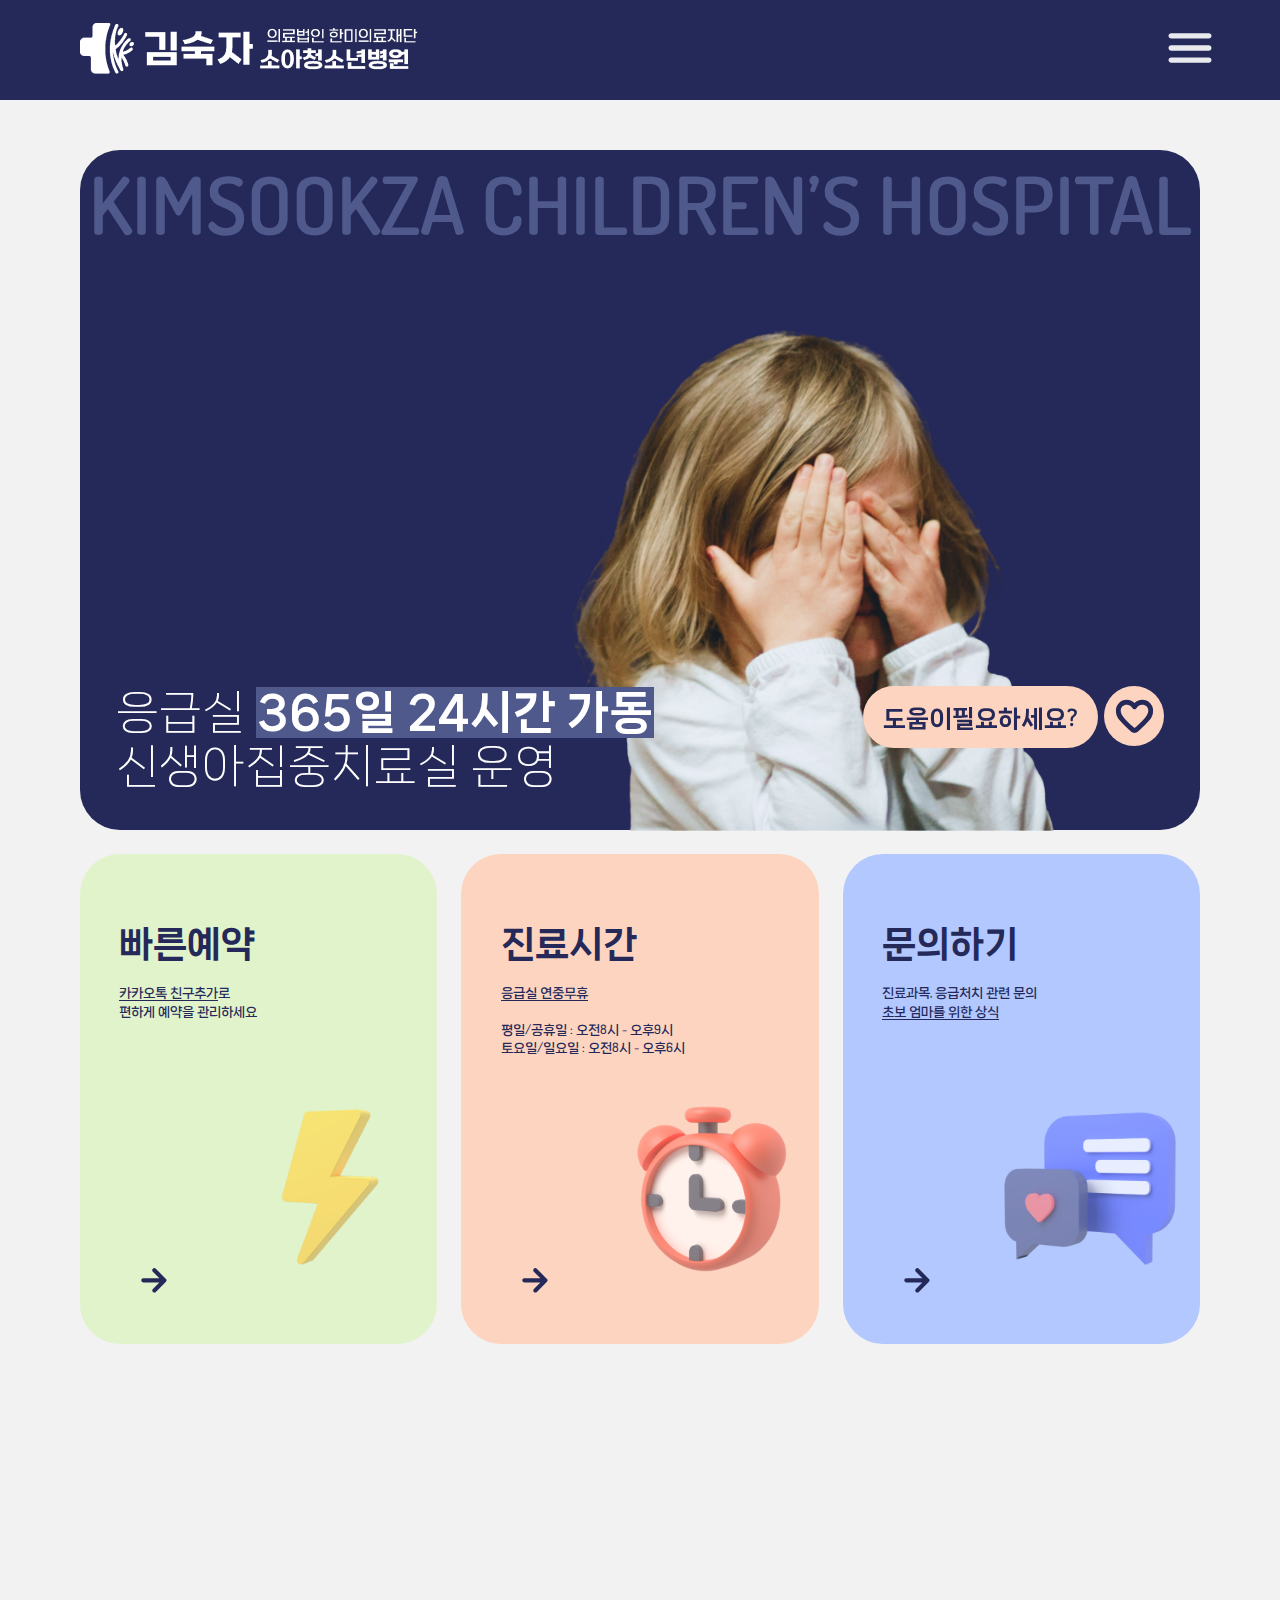
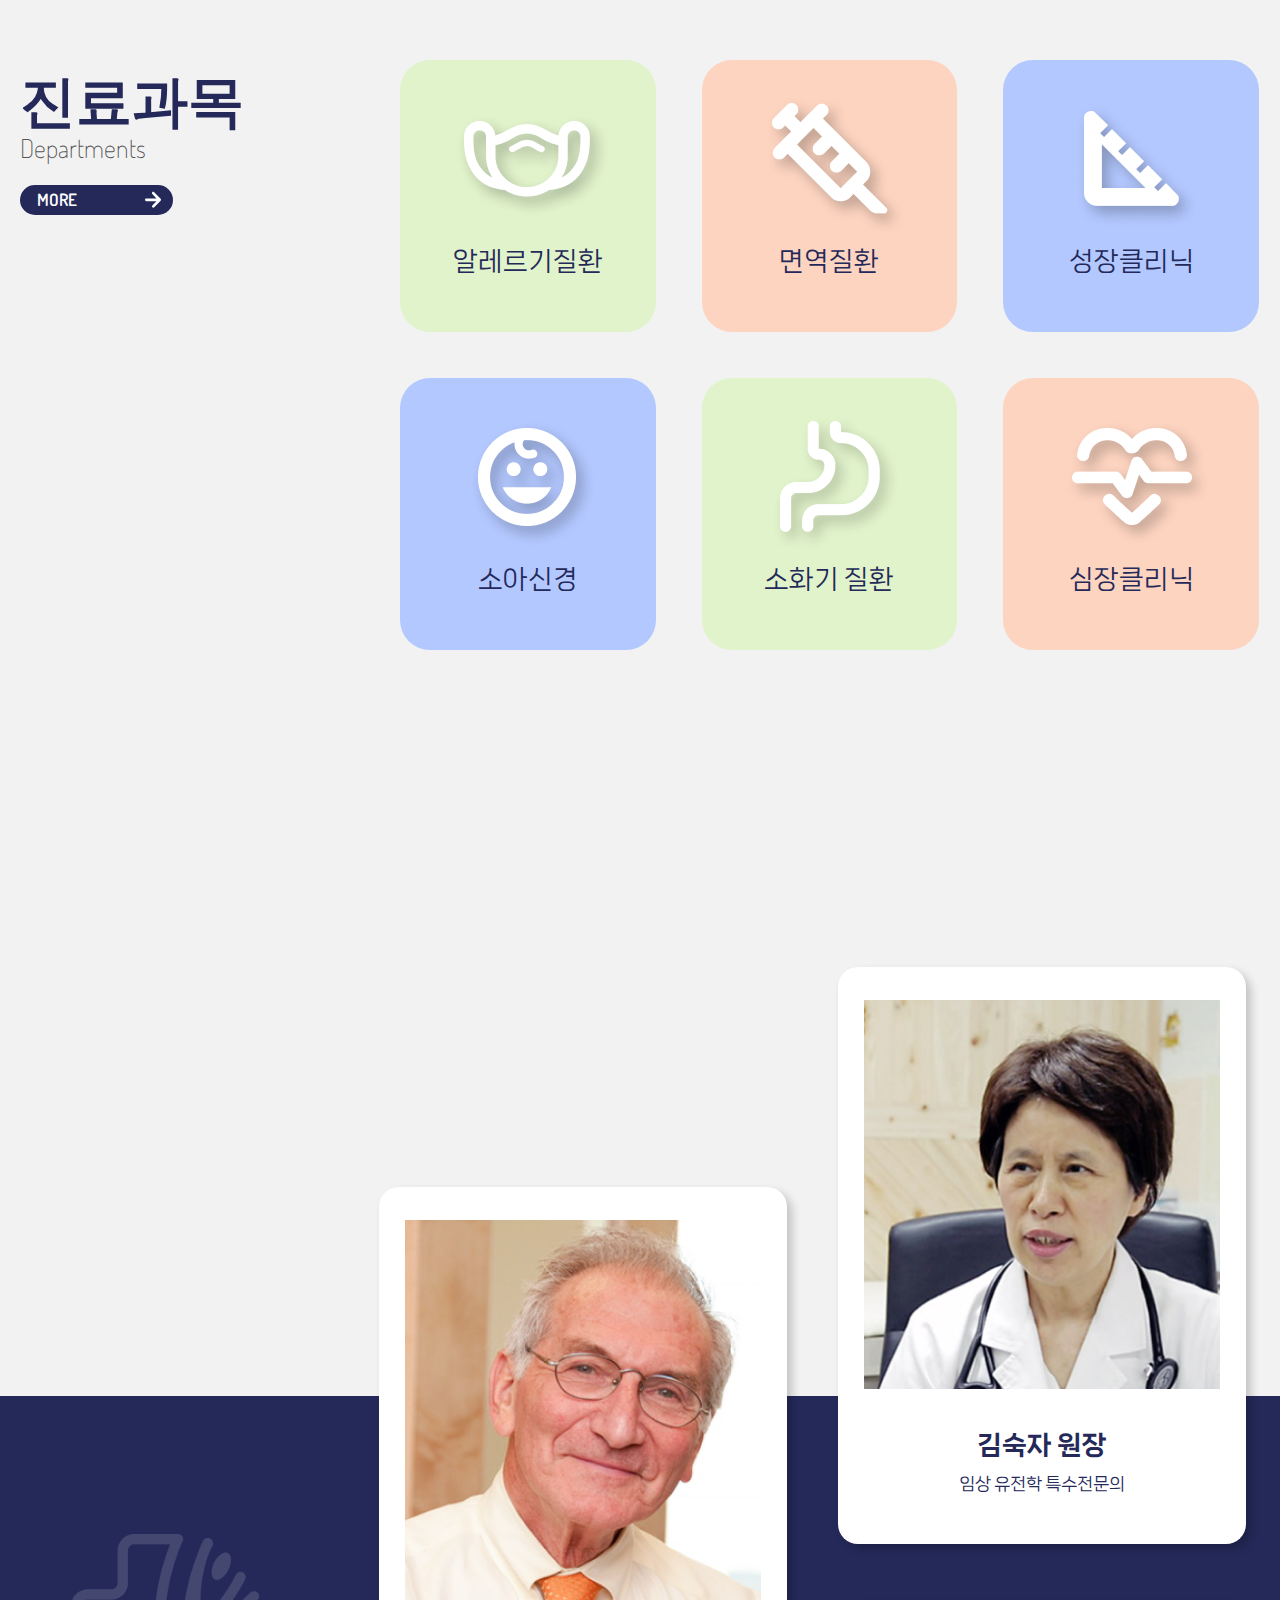
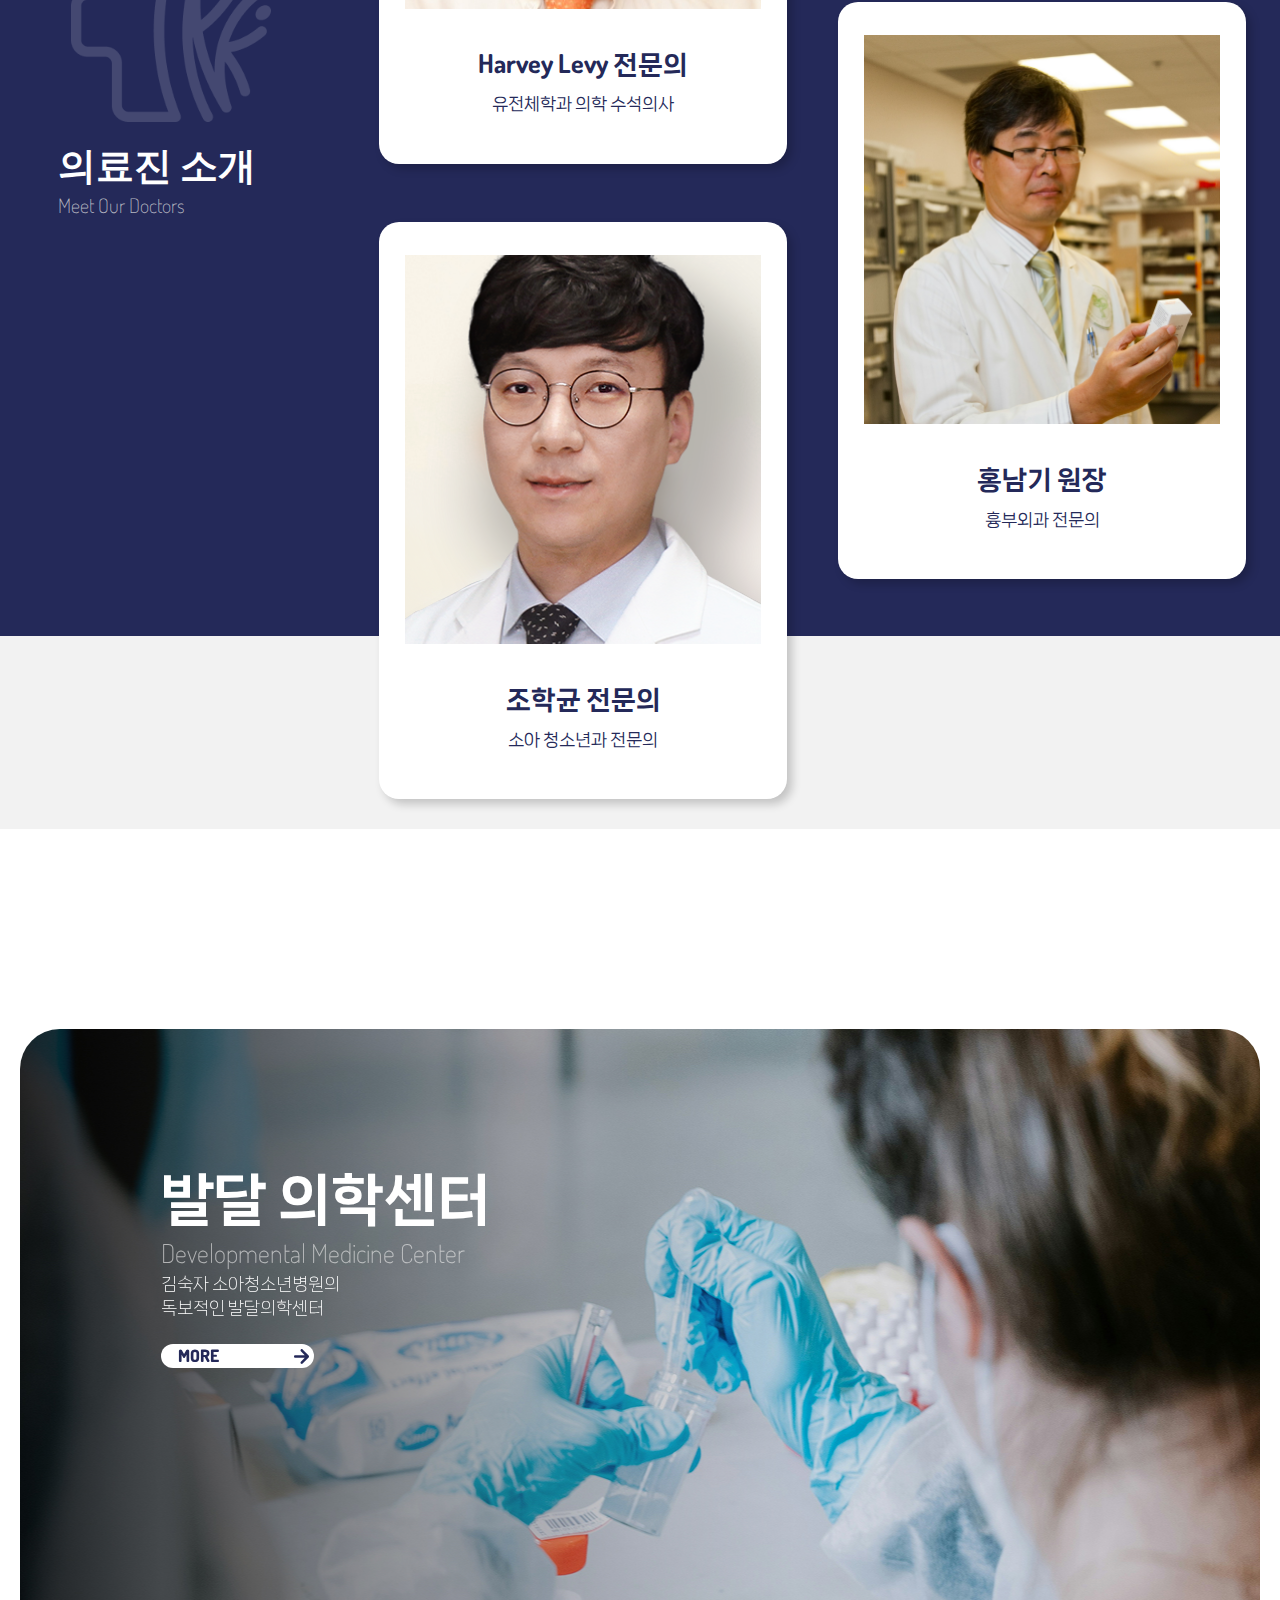
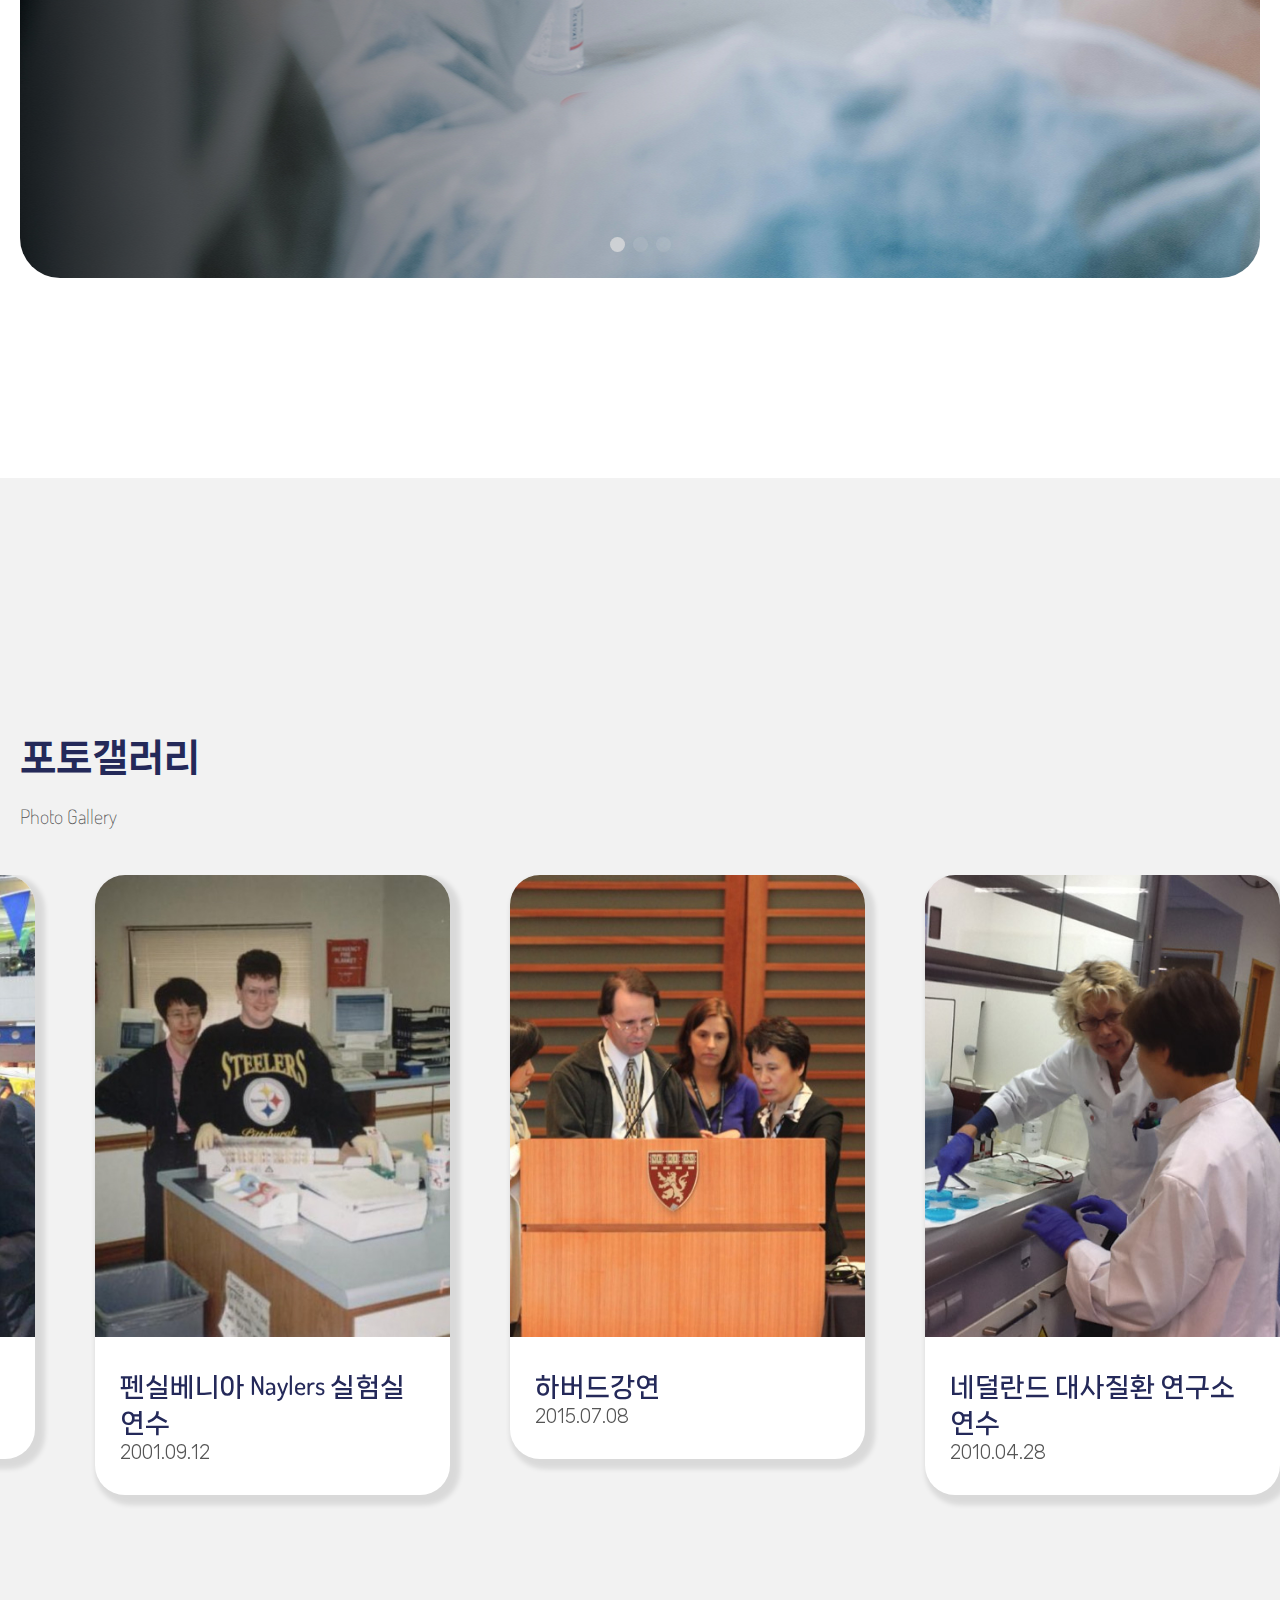
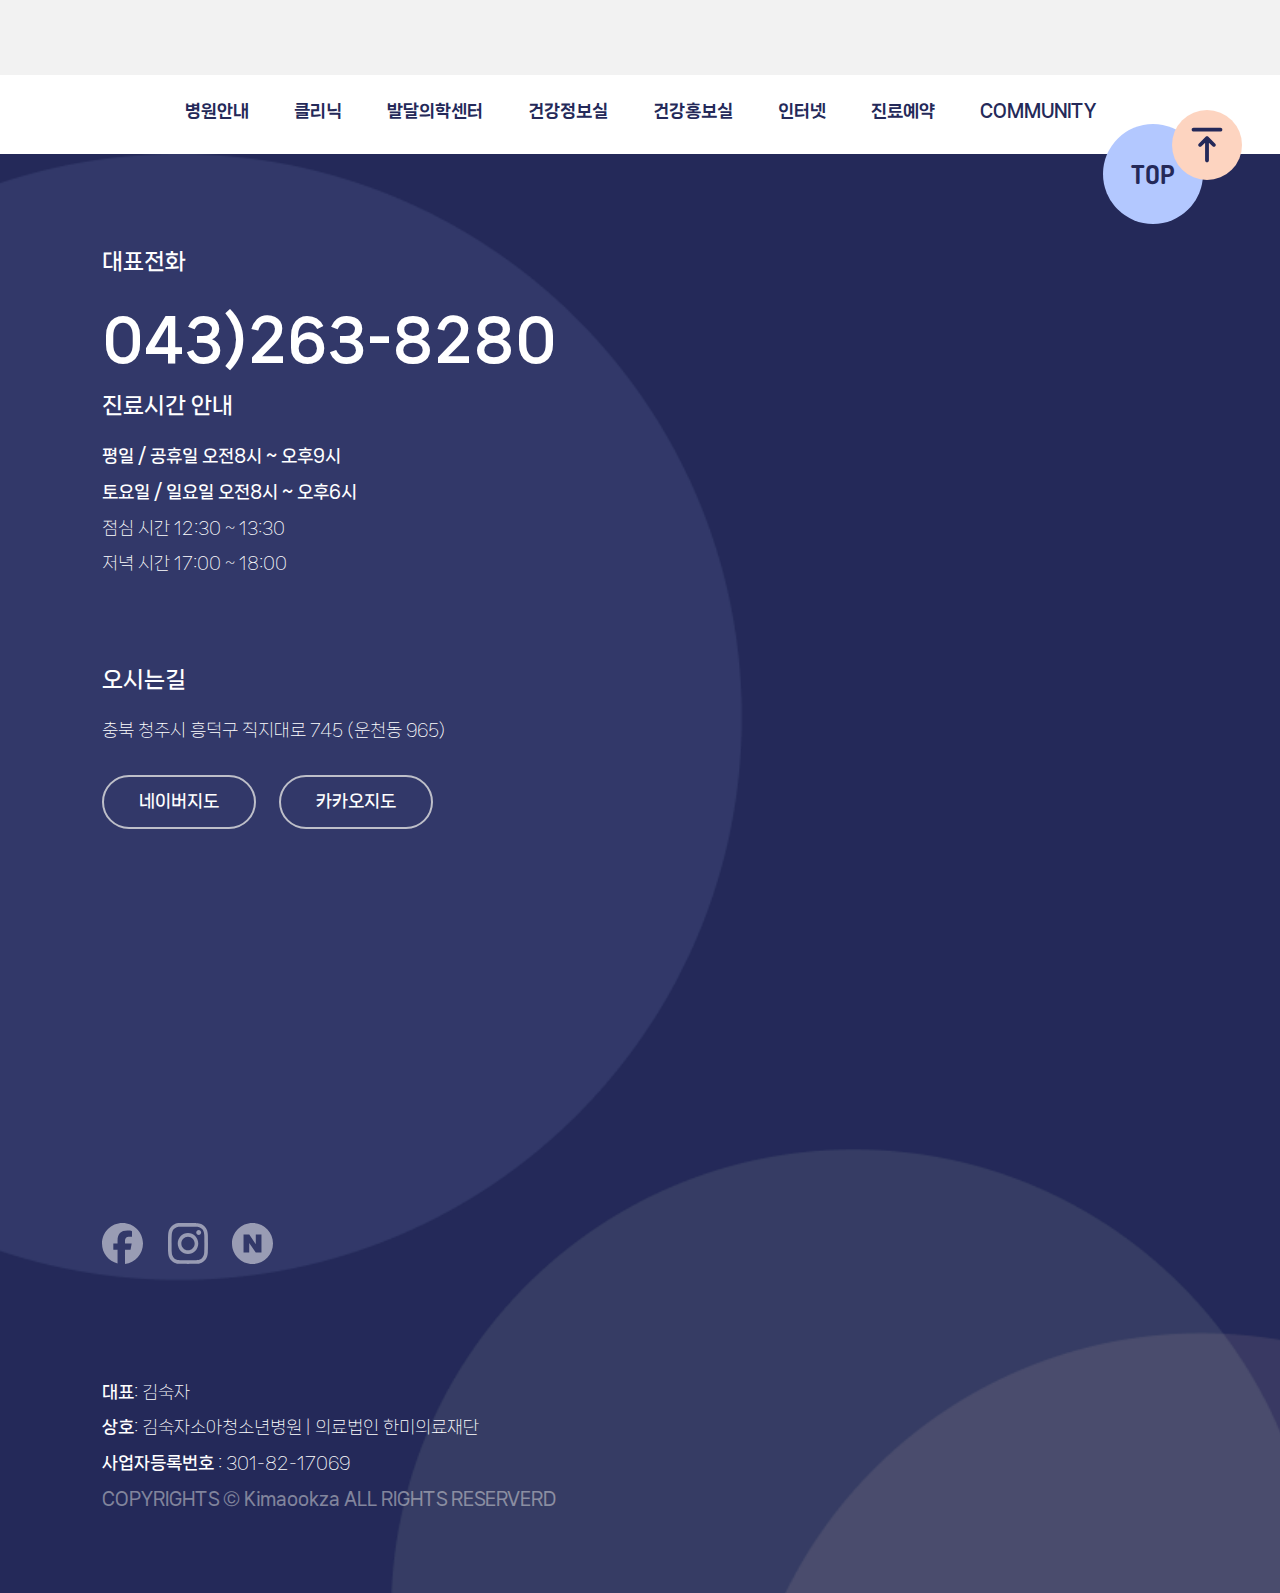
<file: kimsookza/index.html>
<!DOCTYPE html>
<html lang="ko">
<head>
    <meta charset="UTF-8">
    <meta name="viewport" content="width=device-width, initial-scale=1.0">
    <script src="https://cdn.jsdelivr.net/npm/swiper@8/swiper-bundle.min.js"></script>
    <link rel="stylesheet" href="https://cdn.jsdelivr.net/npm/swiper@8/swiper-bundle.min.css">
    
    <script src="js/jquery-3.7.1.min.js"></script>
    <script src="js/main.js"></script>
    <link rel="stylesheet" href="css/main.css">
    <title>김숙자소아 청소년병원</title>
</head>
<body>
    <div class="skipnav">
        <a class="cnt" href="#skip_content">본문바로가기</a>
        <a class="menu" href="#skip_nav">주메뉴바로가기</a> <!--내부링크 -->
    </div>
    <div id="wrap">
        <header>
            <h1 class="logo"><a href="index.html">김숙자소아청소년병원</a></h1>
            <nav class="gnb">
                <button class="gnb_open">메뉴열기</button>
                <div class="gnb_wrap">
                    <ul class="depth1">
                        <li>
                            <a href="#n"><span>병원안내</span></a>
                            <ul class="depth2 ">
                                <li><a href="#n"><span>의료진소개</span></a></li>
                                <li><a href="#n"><span>진료시간표</span></a></li>
                                <li><a href="#n"><span>병원시설안내</span></a></li>
                                <li><a href="#n"><span>찾아오시는 길</span></a></li>
                                <li><a href="#n"><span>비급여진료비용안내</span></a></li>
                                <li><a href="#n"><span>증명서 발급</span></a></li>
                                <li><a href="#n"><span>예방접종 재고현황</span></a></li>
                            </ul><!--depth2-->
                        </li>
                        <li>
                            <a href="#n"><span>클리닉</span></a>
                            <ul class="depth2 ">
                                <li><a href="#n"><span>알레르기</span></a></li>
                                <li><a href="#n"><span>면역질환</span></a></li>
                                <li><a href="#n"><span>예방접종</span></a></li>
                                <li><a href="#n"><span>심장클리닉</span></a></li>
                                <li><a href="#n"><span>소아신경</span></a></li>
                                <li><a href="#n"><span>성장기클리닉</span></a></li>
                                <li><a href="#n"><span>소화기질환</span></a></li>
                                <li><a href="#n"><span>납중독</span></a></li>
                            </ul><!--depth2-->
                        </li>
                        <li>
                            <a href="#n"><span>발달의학센터</span></a>
                            <ul class="depth2">
                                <li><a href="#n"><span>센터 이용안내</span></a></li>
                                <li><a href="#n"><span>언어치료</span></a></li>
                                <li><a href="#n"><span>감각통합치료</span></a></li>
                            </ul><!--depth2-->
                        </li>
                        <li>
                            <a href="#n"><span>건강정보실</span></a>
                            <ul class="depth2">
                                <li><a href="#n"><span>엄마의 상식</span></a></li>
                                <li><a href="#n"><span>소아건강관리</span></a></li>
                                <li><a href="#n"><span>성인건강관리</span></a></li>
                            </ul><!--depth2-->
                        </li>
                        <li>
                            <a href="#n"><span>건강홍보실</span></a>
                            <ul class="depth2">
                                <li><a href="#n"><span>포토갤러리</span></a></li>
                                <li><a href="#n"><span>방송영상</span></a></li>
                                <li><a href="#n"><span>보도자료</span></a></li>
                                <li><a href="#n"><span>육아닥터 김숙자</span></a></li>
                            </ul><!--depth2-->
                        </li>
                        <li>
                            <a href="#n"><span>인터넷 진료예약</span></a>
                            <ul class="depth2 ">
                                <li><a href="#n"><span>의료진소개 이것저것</span></a></li>
                            </ul><!--depth2-->
                        </li>
                        <li>
                            <a href="#n"><span>COMMUNITY</span></a>
                            <ul class="depth2 ">
                                <li><a href="#n"><span>김숙자칼럼</span></a></li>
                                <li><a href="#n"><span>온라인상담실</span></a></li>
                            </ul><!--depth2-->
                        </li>
                    </ul><!--depth1-->
                </div><!--gnb_wrap-->
                <button class="gnb_close">메뉴닫기</button>
            </nav><!--gnb-->
        </header>
        <main class="container">
            <section class="visual">
                    <div class="visual_txt">
                        <h2>응급실 <strong>365일 24시간 가동</strong><br>
                            신생아집중치료실 운영</h2>
                            <a href="#n"><p>도움이필요하세요?</p><span>하트</span></a>
                    </div><!--visual txt-->
                    <div class="popup">
                        <div class="swiper"> <!-- 팝업의 높이와 넓이를 css에서 줄 수 있는 요소-->
                            <ul class="swiper-wrapper"> <!-- 각 팝업 콘텐츠를 감싸는 요소-->
                                <li class="swiper-slide popup1">
                                    <img src="images/visualpic_1.png" alt="울고있는 아이">
                                </li> <!-- 팝업 요소들 (div로 해도 상관없음)-->
                                <li class="swiper-slide popup2">
                                    <img src="images/visualpic_2.png" alt="청진기와 알약">
                                </li> <!-- 팝업 요소들 (div로 해도 상관없음)-->
                                <li class="swiper-slide popup3">
                                    <img src="images/visualpic_3.png" alt="의료용 장갑을 낀손이 하트모양을 만들고있다">
                                </li> <!-- 팝업 요소들 (div로 해도 상관없음)-->
                            </ul>
                            <div class="swiper-pagination"></div>  <!-- 컨트롤 요소는 swiper 안에 배치-->
                            <button class="swiper-button-prev"></button>
                            <button class="swiper-button-next"></button>
                        </div><!--swiper-->
                    </div><!--popup-->
                    <div class="visual_bg">
                        <div class="title">
                            <h3>KIMSOOKZA CHILDREN’S HOSPITAL</h3>
                        </div>
                    </div>
            </section><!--visual-->
            <section class="info">
                    <div class="list">
                        <ul>
                            <li class="box1">
                                <a href="#n">
                                <h3>빠른예약</h3><!--photo까지 a로감싸는게 맞나...?-->
                                <p><strong>카카오톡 친구추가</strong>로<br>편하게 예약을 관리하세요</p>
                                </a>
                                <div class="photo"><img src="images/info_box1.png" alt="번개 날카로운 심볼"></div>
                            </li>
                            <li class="box2">
                                <a href="#n">
                                <h3>진료시간</h3>
                                <p><strong>응급실 연중무휴</strong><br><br>평일/공휴일 : 오전8시 - 오후9시<br>토요일/일요일 : 오전8시 - 오후6시</p>
                                </a>
                                <div class="photo"><img src="images/info_box2.png" alt="빨간 알람 시계"></div>
                            </li>
                            <li class="box3">
                                <a href="#n">
                                <h3>문의하기</h3>
                                <p>진료과목, 응급처치 관련 문의<br><strong>초보 엄마를 위한 상식</strong></p>
                                </a>
                                <div class="photo"><img src="images/info_box3.png" alt="sns채팅창"></div>
                            </li>
                        </ul>
                    </div><!--list-->
            </section><!--info-->
            <section class="depart">
                <div class="wrapper">
                    <div class="tit">
                        <h2>진료과목</h2>
                        <p>Departments</p>
                    </div><!--tit-->
                    <div class="list">
                        <ul>
                            <li class="green">
                                <a href="#n">
                                    <div class="photo"><img src="images/depart1.png" alt="마스크심볼"></div>
                                    <span>알레르기질환</span>
                                </a>
                            </li>
                            <li class="pink">
                                <a href="#n">
                                    <div class="photo"><img src="images/depart2.png" alt="마스크심볼"></div>
                                    <span>면역질환</span>
                                </a>
                            </li>
                            <li class="blue">
                                <a href="#n">
                                    <div class="photo"><img src="images/depart3.png" alt="마스크심볼"></div>
                                    <span>성장클리닉</span>
                                </a>
                            </li>
                            <li class="blue">
                                <a href="#n">
                                    <div class="photo"><img src="images/depart4.png" alt="마스크심볼"></div>
                                    <span>소아신경</span>
                                </a>
                            </li>
                            <li class="green">
                                <a href="#n">
                                <div class="photo"><img src="images/depart5.png" alt="마스크심볼"></div>
                                <span>소화기 질환</span>
                                </a>
                            </li>
                            <li class="pink">
                                <a href="#n">   
                                <div class="photo"><img src="images/depart6.png" alt="마스크심볼"></div>
                                <span>심장클리닉</span>
                                </a>
                            </li>   
                        </ul>
                    </div>
                    <div class="more"><a href="#n">MORE</a></div>
                </div><!--wrapper-->
            </section><!--depart-->
            <section class="doctors">
                <div class="wrapper">
                    <div class="tit">
                        <h2>의료진 소개</h2>
                        <p>Meet Our Doctors</p>
                    </div><!--tit-->
                    <div class="list_doc">
                        <ul>
                            <li>
                                <a href="#n">
                                    <div class="photo"><img src="images/doc_1.png" alt=""></div>
                                    <h3>Harvey Levy 전문의</h3>
                                    <p>유전체학과 의학 수석의사</p>
                                </a>
                            </li>
                            <li>
                                <a href="#n">
                                    <div class="photo"><img src="images/doc_2.png" alt=""></div>
                                    <h3>김숙자 원장</h3>
                                    <p>임상 유전학 특수전문의</p>
                                </a>
                            </li>
                            <li>
                                <a href="#n">
                                    <div class="photo"><img src="images/doc_3.png" alt=""></div>
                                    <h3>조학균 전문의</h3>
                                    <p>소아 청소년과 전문의</p>
                                </a>
                            </li>
                            <li>
                                <a href="#n">
                                    <div class="photo"><img src="images/doc_4.png" alt=""></div>
                                    <h3>홍남기 원장</h3>
                                    <p>흉부외과 전문의</p>
                                </a>
                            </li>
                        </ul>
                    </div><!--list_doc-->
                </div><!--wrapper-->
            </section><!--doctors-->
            <section class="plan">
                <h2>연구소</h2>
                <div class="wrapper">
                    <div class="list">
                        <div class="swiper">
                            <ul class="swiper-wrapper">
                                <li class="swiper-slide bg1">
                                    <div class="tit">
                                        <h3>발달 의학센터</h3>
                                        <strong>Developmental Medicine Center</strong>
                                        <p>김숙자 소아청소년병원의<br>독보적인 발달의학센터</p>
                                        <div class="more"><a href="#n">MORE</a></div>
                                    </div><!--tit-->
                                </li>
                                <li class="swiper-slide bg2">
                                    <div class="tit">
                                        <h3>언어 치료</h3>
                                        <strong>Speech Therapy</strong>
                                        <p>언어로 인한 상호작용에 어려움이 있는<br>아이들을 대상으로 한 치료입니다</p>
                                        <div class="more"><a href="#n">MORE</a></div>
                                    </div><!--plan_txt-->
                                </li>
                                <li class="swiper-slide  bg3">
                                    <div class="tit">
                                        <h3>감각 통합 치료</h3>
                                        <strong>Sensory Integration Therapy</strong>
                                        <p>감각 자극을 균형있고 적절하게 뇌에<br>입력하여 반응할수 있도록 도와주는<br>치료입니다</p>
                                        <div class="more"><a href="#n">MORE</a></div>
                                    </div><!--tit-->
                                </li>
                            </ul>
                        </div><!--swiper-->
                        <button class="btn_prev">이전팝업보기</button>
                        <button class="btn_next">다음팝업보기</button>
                        <div class="paging"></div>
                    </div><!--list-->
                </div>
            </section><!--plan-->
            <section class="gallery">
                <div class="tit">
                    <div class="wrapper">
                        <h2>포토갤러리</h2>
                        <p>Photo Gallery</p>
                    </div>
                </div>
                <div class="list">
                    <div class="swiper">
                        <ul class="swiper-wrapper">
                            <li class="swiper-slide">
                                <a href="#n">
                                    <div class="photo"><img src="images/gallery1.jpg" alt="두 의사가 함께 찍은사진"></div>
                                    <div class="inner">
                                        <h3>영국 대사질환학회 참석</h3>
                                        <span>2002.12.03</span>
                                    </div>
                                </a>
                            </li>
                            <li class="swiper-slide">
                                <a href="#n">
                                    <div class="photo"><img src="images/gallery2.jpg" alt="김숙자 원장의 젊은시절 동료와함께 찍은사진"></div>
                                    <div class="inner">
                                        <h3>펜실베니아 Naylers 실험실 연수</h3>
                                        <span>2001.09.12</span>
                                    </div>
                                </a>
                            </li>
                            <li class="swiper-slide">
                                <a href="#n">
                                    <div class="photo"><img src="images/gallery3.jpg" alt="다른 동료 의사들과 하버드에서 강연하는 김숙자 원장"></div>
                                    <div class="inner">
                                        <h3>하버드강연</h3>
                                        <span>2015.07.08</span>
                                    </div>
                                </a>
                            </li>
                            <li class="swiper-slide">
                                <a href="#n">
                                    <div class="photo"><img src="images/gallery4.jpg" alt="네덜란드의 한 연구실에서 두 의사가 연구중이다"></div>
                                    <div class="inner">
                                        <h3>네덜란드 대사질환 연구소 연수</h3>
                                        <span>2010.04.28</span>
                                    </div>
                                </a>
                            </li>
                        </ul>
                    </div>
                </div><!--list-->
            </section>
        </main><!--container-->
        <footer>
            <div class="f_top">
                <div class="wrapper">
                    <ul>
                        <li><a href="#n"><span>병원안내</span></a></li>
                        <li><a href="#n"><span>클리닉</span></a></li>
                        <li><a href="#n"><span>발달의학센터</span></a></li>
                        <li><a href="#n"><span>건강정보실</span></a></li>
                        <li><a href="#n"><span>건강홍보실</span></a></li>
                        <li><a href="#n"><span>인터넷</span></a></li>
                        <li><a href="#n"><span>진료예약</span></a></li>
                        <li><a href="#n"><span>COMMUNITY</span></a></li>
                    </ul>
                    <div class="top"><button><i></i><span>TOP</span></button></div>
                </div>
            </div>
            <div class="f_conts">
                <div class="tel">
                    <div class="f_conts_wrap">
                        <h2>전화번호안내</h2>
                        <h3>대표전화</h3>
                        <p class="number">043)263-8280</p>
                        <h3>진료시간 안내</h3>
                        <ul>
                            <li><strong>평일 / 공휴일 오전8시 ~ 오후9시</strong></li>
                            <li><strong>토요일 / 일요일 오전8시 ~ 오후6시</strong></li>
                            <li><span>점심 시간 12:30 ~ 13:30</span></li>
                            <li><span>저녁 시간 17:00 ~ 18:00</span></li>
                        </ul>
                    </div>
                </div>
                <div class="map">
                    <div class="f_conts_wrap">
                        <h2>오시는길</h2>
                        <address>충북 청주시 흥덕구 직지대로 745 (운천동 965)</address>
                        <div class="btn_wrap">
                            <a href="#n">네이버지도</a>
                            <a href="#n">카카오지도</a>
                        </div>
                        <div class="google">
                            <iframe src="https://www.google.com/maps/embed?pb=!1m18!1m12!1m3!1d3201.2688740110448!2d127.47288957664072!3d36.643981776488715!2m3!1f0!2f0!3f0!3m2!1i1024!2i768!4f13.1!3m3!1m2!1s0x356527da6f7c6d33%3A0x969c217b4691ce63!2z6rmA7IiZ7J6QIOyGjOyVhOOGjeyyreyGjOuFhOuzkeybkA!5e0!3m2!1sko!2skr!4v1739423803069!5m2!1sko!2skr" allowfullscreen="" loading="lazy" referrerpolicy="no-referrer-when-downgrade"></iframe>
                        </div>
                    </div>
                </div><!--map-->
                <div class="f_info">
                    <div class="f_conts_wrap">
                        <h2>기업정보</h2>
                        <div class="sns">
                            <a class="face" href="https://www.facebook.com/kimsookzachildrens.hospital" target="_blank">페이스북</a>
                            <a class="ins" href="https://www.instagram.com/kimsookzachildrens__hospital/#" target="_blank">인스타그램</a>
                            <a class="blog" href="https://blog.naver.com/bluelabelma2" target="_blank">네이버블로그</a>
                        </div>
                        <div class="company">
                            <ul>
                                <li><strong>대표</strong><span>: 김숙자</span></li>
                                <li><strong>상호</strong><span>: 김숙자소아청소년병원 | 의료법인 한미의료재단 </span></li>
                                <li><strong>사업자등록번호</strong><span> : 301-82-17069</span></li>
                            </ul>
                        </div>
                        <div class="copyright"><p>COPYRIGHTS Ⓒ Kimaookza ALL RIGHTS RESERVERD</p></div>
                    </div>
                </div>
            </div>
        </footer>
    </div><!--wrap-->
</body>
</html>
</file>
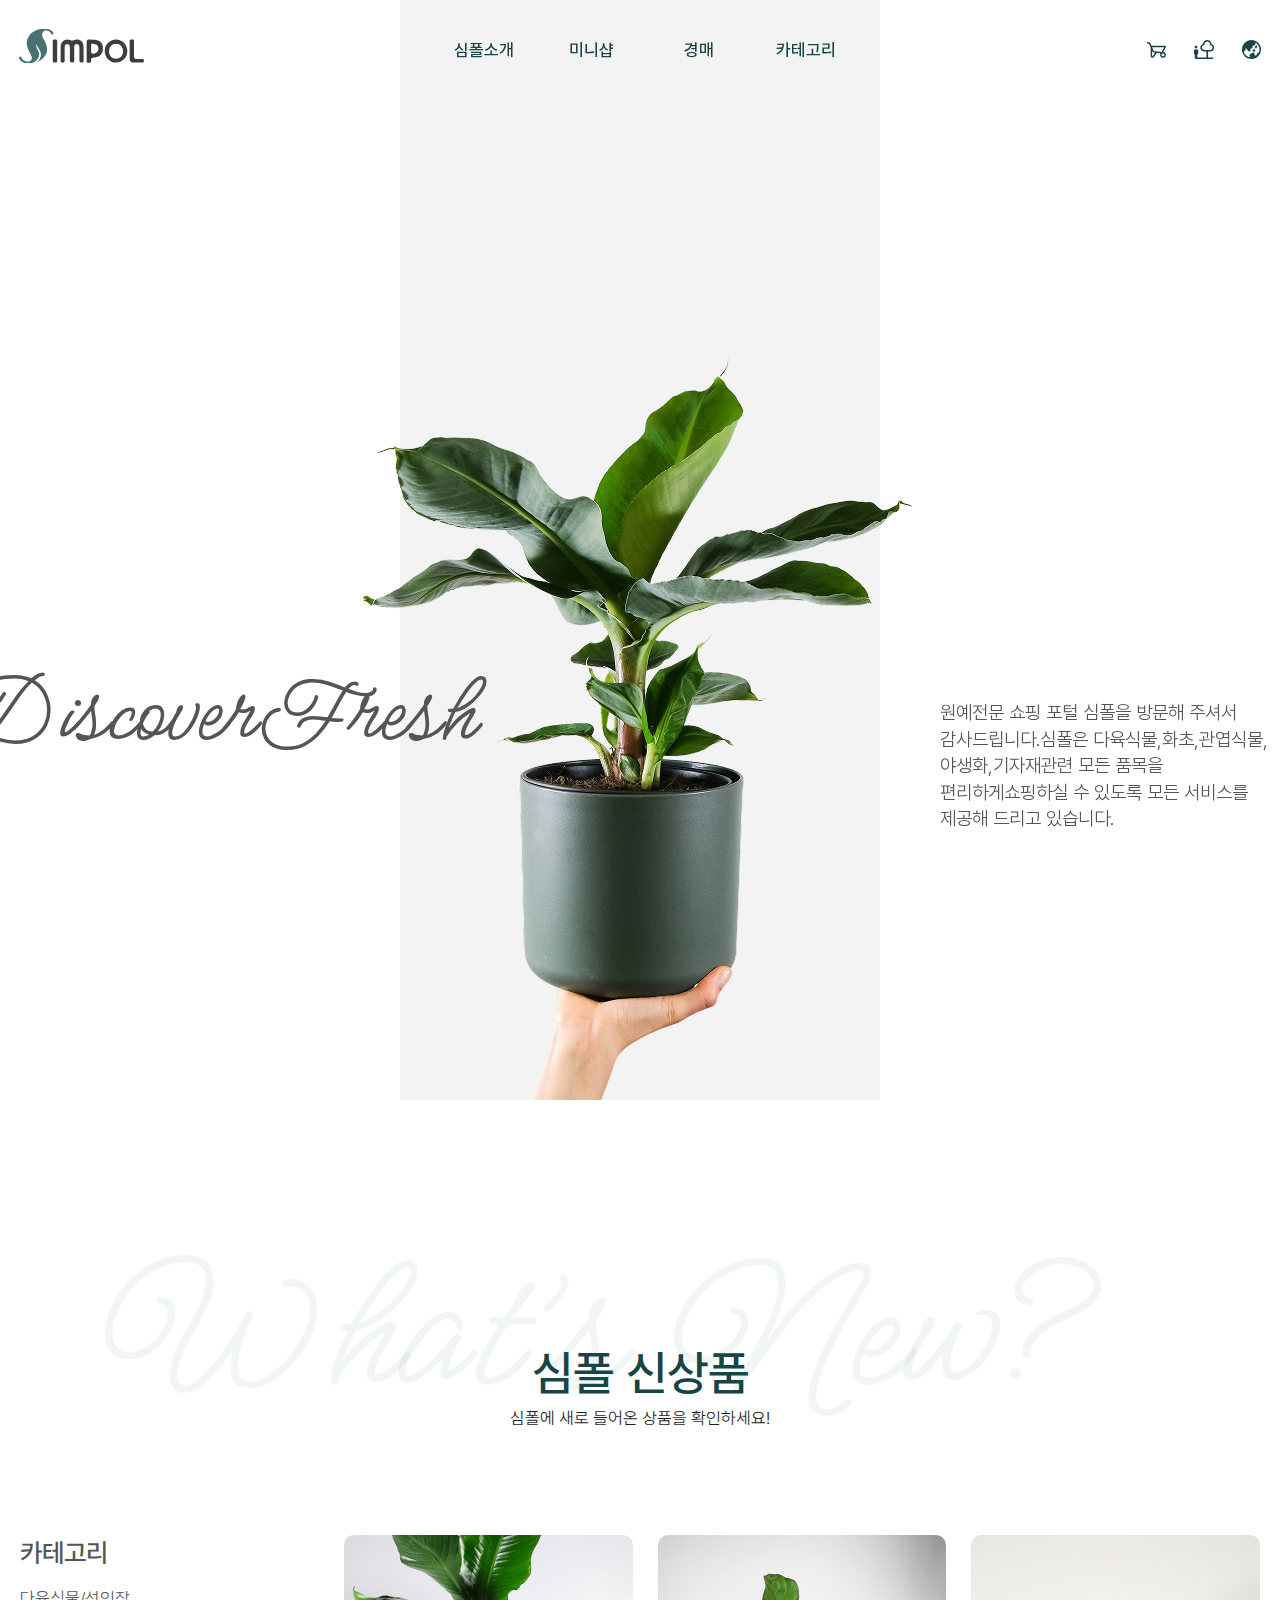
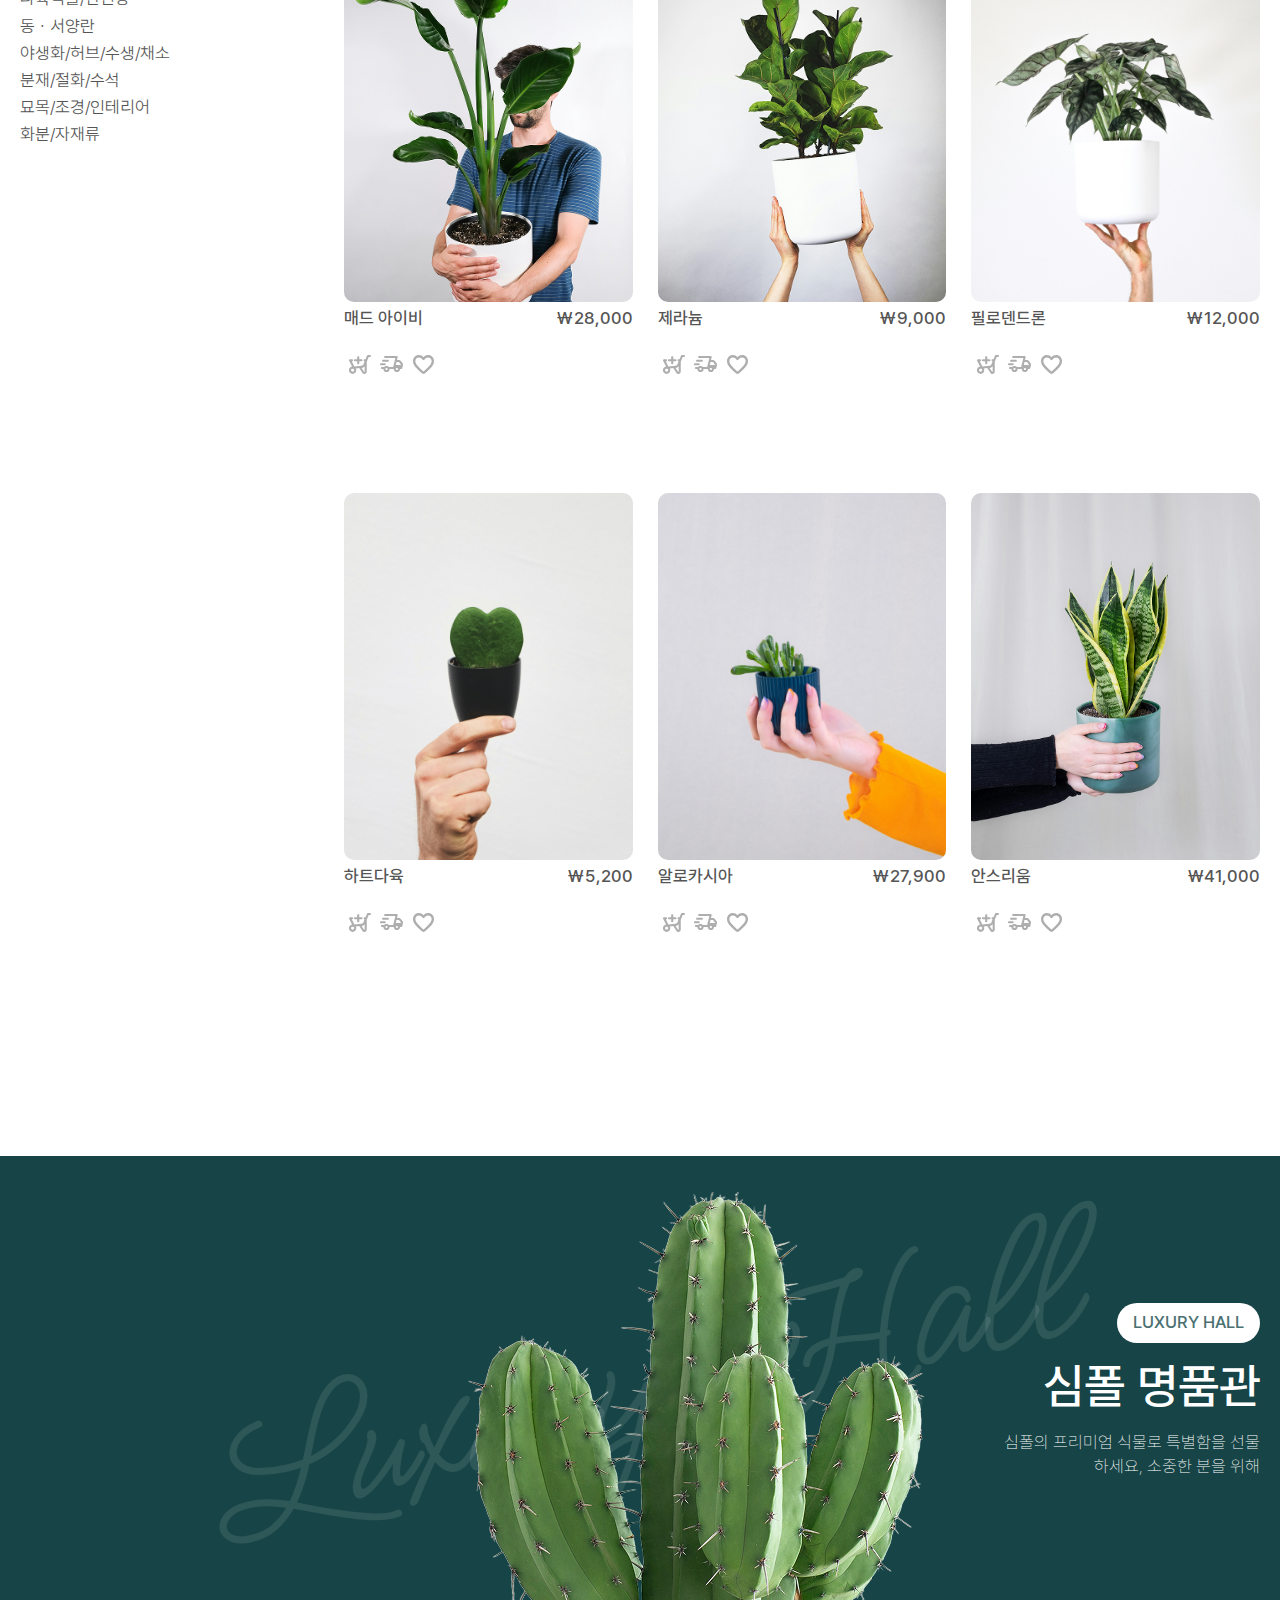
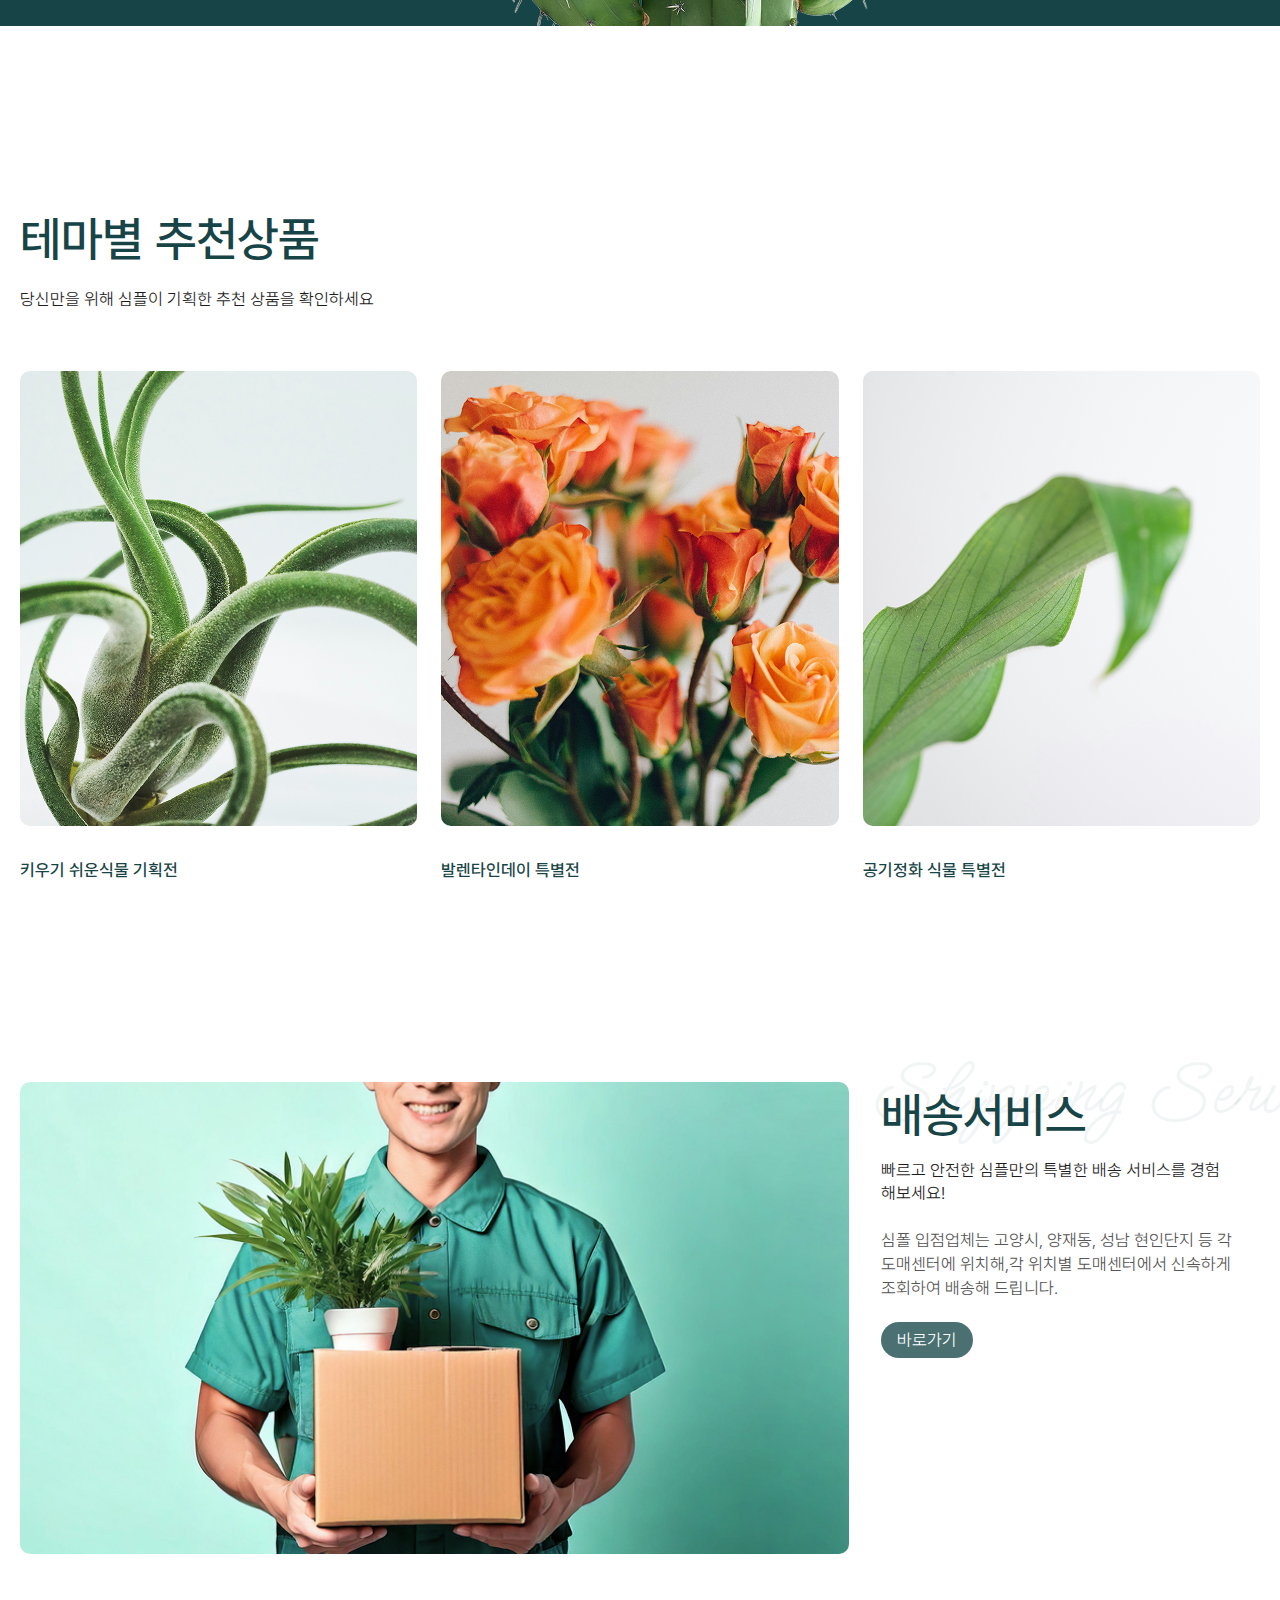
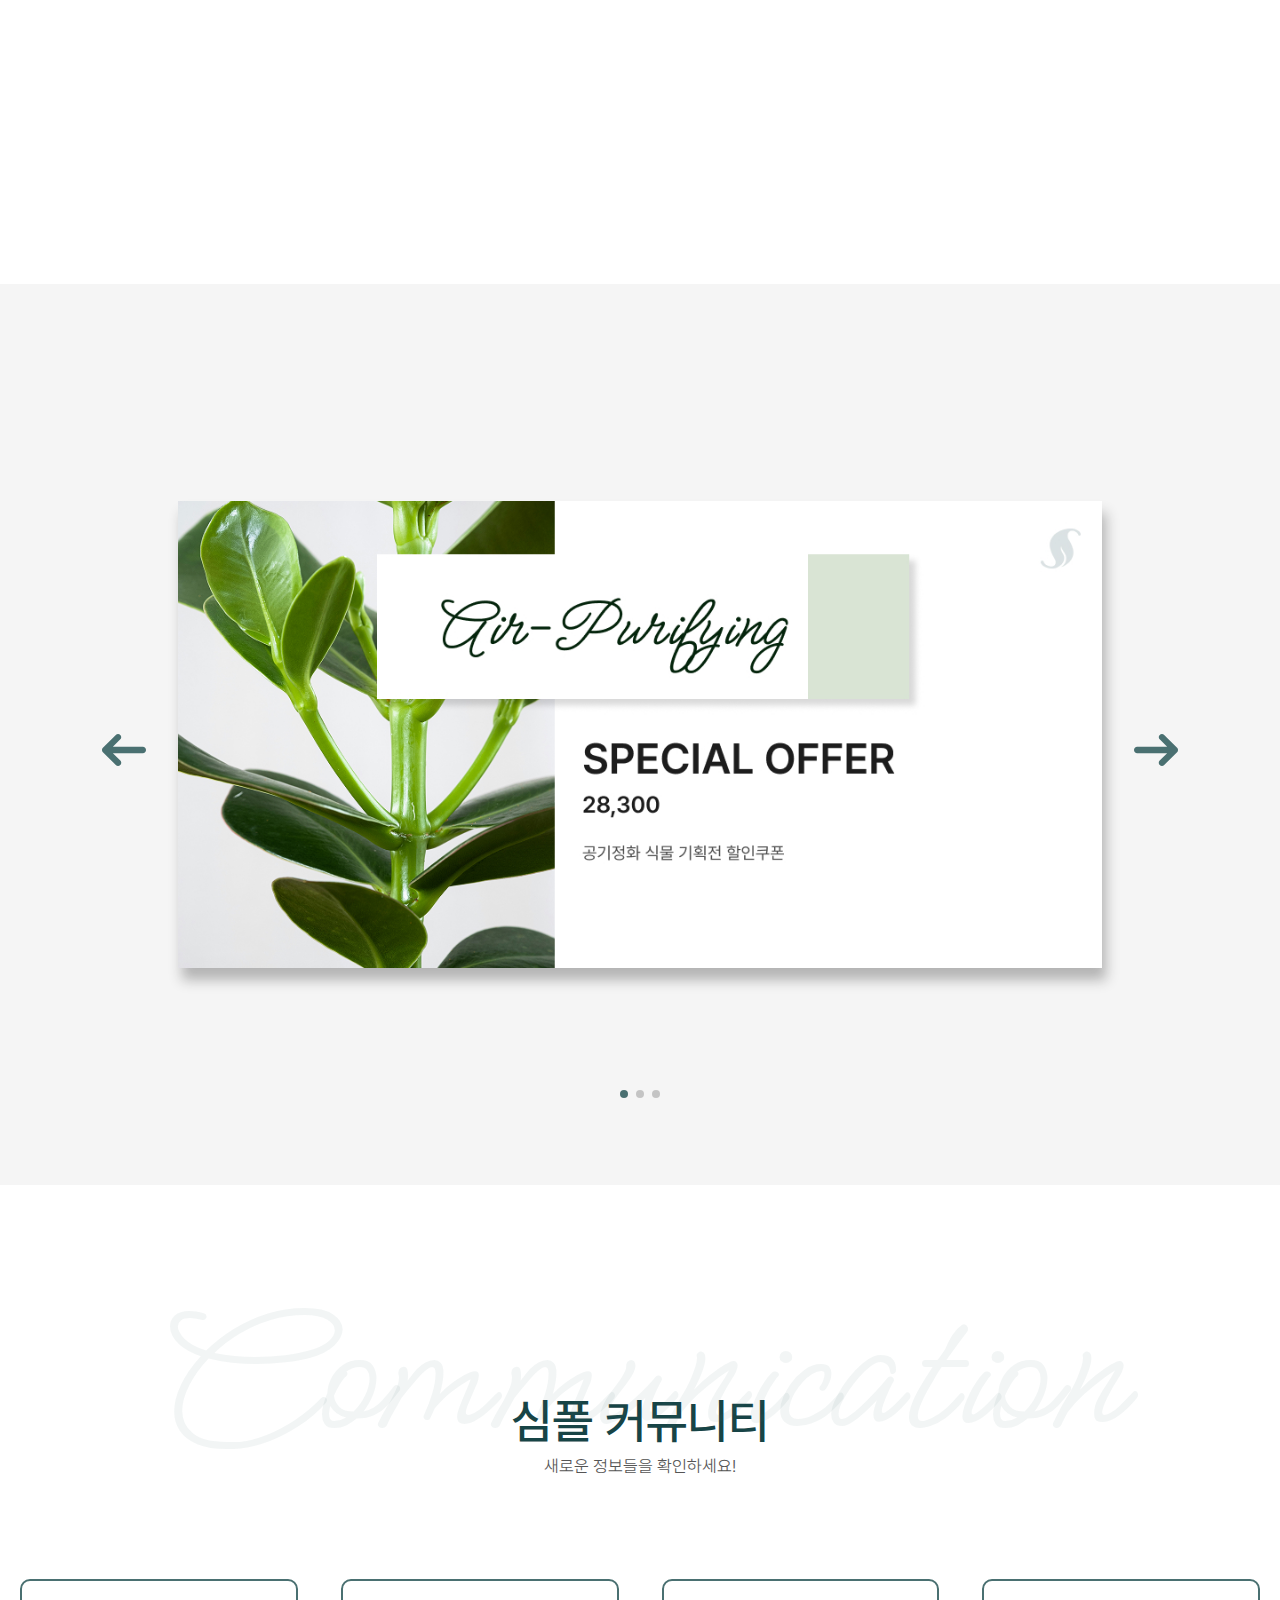
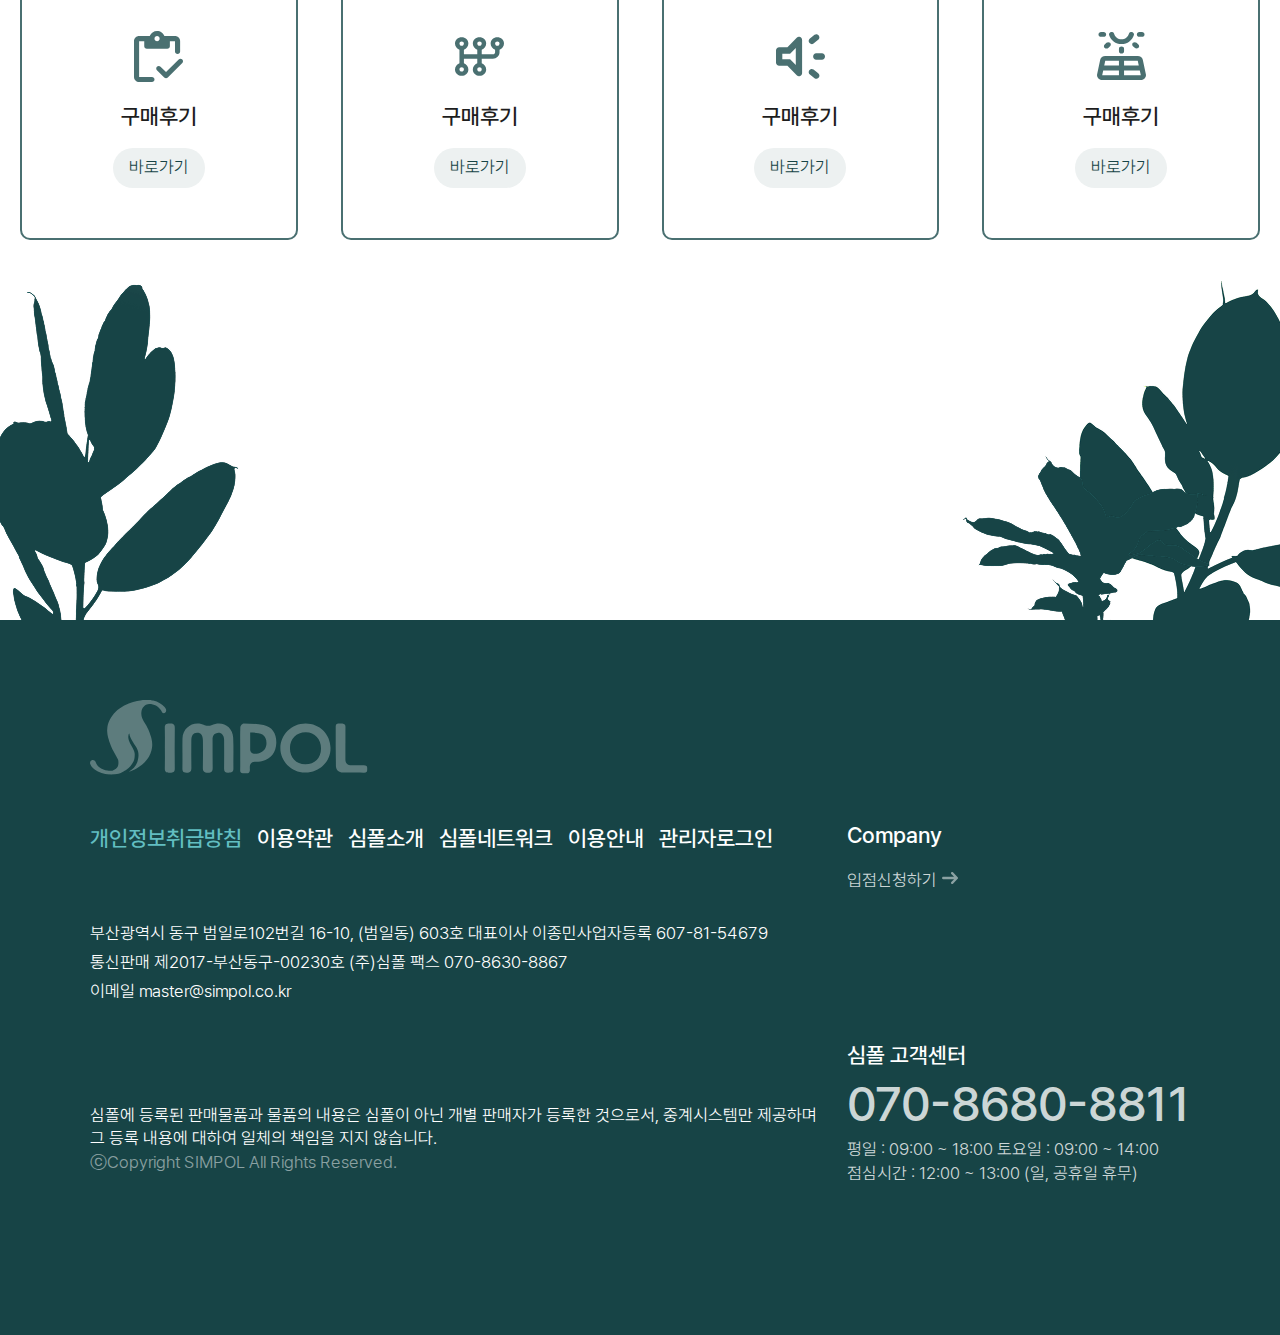
<file: simpol/index.html>
<!DOCTYPE html>
<html lang="ko">
<head>
    <meta charset="UTF-8">
    <meta name="viewport" content="width=device-width, initial-scale=1.0">
    <link rel="stylesheet" href="css/swiper-bundle.min.css">
    <script src="js/swiper-bundle.min.js"></script><!--swiper-->
    <link href="https://unpkg.com/aos@2.3.1/dist/aos.css" rel="stylesheet">
    <script src="https://unpkg.com/aos@2.3.1/dist/aos.js"></script><!--aos-->

    <script src="js/jquery-3.7.1.min.js"></script>
    <script src="js/common.js?v=2501071217"></script>
    <script src="js/main.js?v=2501071217"></script>
    <link rel="stylesheet" href="css/main.css">
    <link rel="shortcut icon" href="#n">
    <title>simpol</title>
</head>
<body>
    <div class="skipnav">
        <a class="cnt" href="#skip_content">본문바로가기</a>
        <a class="menu" href="#skip_nav">주메뉴바로가기</a> <!--내부링크 -->
    </div>
    <div id="wrap">
        <header>
            <h1 class="logo"><a href="index.html">심폴</a></h1>
            <nav class="gnb">
                <button class="gnb_open">메뉴열기</button>
                <div class="gnb_wrap">
                    <ul class="depth1">
                        <li>
                            <a href="#n"><span>심폴소개</span></a>
                            <ul class="depth2">
                                <li><a href="#n"><span>회사소개</span></a></li>
                                <li><a href="#n"><span>CI소개</span></a></li>
                                <li><a href="#n"><span>네트워크</span></a></li>
                                <li><a href="#n"><span>심폴 이용안내</span></a></li>
                                <li><a href="#n"><span>심폴포장4단계</span></a></li>
                                <li><a href="#n"><span>리본문구안내</span></a></li>
                            </ul><!--depth2-->
                        </li>
                        <li>
                            <a href="#n"><span>미니샵</span></a>
                            <ul class="depth2">
                                <li><a href="#n"><span>서울/경기권</span></a></li>
                                <li><a href="#n"><span>충청/대전</span></a></li>
                                <li><a href="#n"><span>전라/광주</span></a></li>
                                <li><a href="#n"><span>경상/부산</span></a></li>
                                <li><a href="#n"><span>입점업체</span></a></li>
                                <li><a href="#n"><span>입점문의</span></a></li>
                            </ul><!--depth2-->
                        </li>
                        <li>
                            <a href="#n"><span>경매</span></a>
                            <ul class="depth2">
                                <li><a href="#n"><span>다육식물</span></a></li>
                                <li><a href="#n"><span>관엽식물</span></a></li>
                                <li><a href="#n"><span>야생화</span></a></li>
                                <li><a href="#n"><span>동ㆍ서양란</span></a></li>
                                <li><a href="#n"><span>분재/분경</span></a></li>
                                <li><a href="#n"><span>화분/기타</span></a></li>
                            </ul><!--depth2-->
                        </li>
                        <li>
                            <a href="#n"><span>카테고리</span></a>
                            <ul class="depth2">
                                <li><a href="#n"><span>선인장</span></a></li>
                                <li><a href="#n"><span>리톱스</span></a></li>
                                <li><a href="#n"><span>다육식물</span></a></li>
                                <li><a href="#n"><span>코노피툼</span></a></li>
                                <li><a href="#n"><span>두들레야</span></a></li>
                                <li><a href="#n"><span>크라술라</span></a></li>
                                <li><a href="#n"><span>파키피툼</span></a></li>
                                <li><a href="#n"><span>세덤</span></a></li>
                            </ul><!--depth2-->
                        </li>
                    </ul><!--depth1-->
                </div><!--gnb_wrap-->
                <button class="gnb_close">메뉴닫기</button>
            </nav>
            <div class="tnb">
                <div class="cart"><a href="#n">장바구니</a></div>
                <div class="mypage"><a href="#n">마이페이지</a></div>
                <div class="global">
                    <button title="언어선택 열기버튼">언어</button>
                    <!-- 하나의 버튼이 열기/닫기 기능 -->
                    <ul class="list">
                        <li><a href="#n">KOR</a></li>
                        <li><a href="#n">ENG</a></li>
                    </ul>
                </div>
            </div>
        </header>
        <main class="container">
            <section class="visual">
                <h2>팝업</h2>
                <div class="swiper"> <!-- 팝업의 높이와 넓이를 css에서 줄 수 있는 요소-->
                    <ul class="swiper-wrapper"> <!-- 각 팝업 콘텐츠를 감싸는 요소-->
                        <li class="swiper-slide st01">  
                            <div class="inner">
                                <h3>Discover<br>Fresh</h3>
                                <div class="photo"><img src="images/visual_1.png" alt="손에들려있는식물"></div>
                                <p>원예전문 쇼핑 포털 심폴을 방문해 주셔서 감사드립니다.<br>심폴은 다육식물,화초,관엽식물,야생화,기자재관련 모든 품목을 편리하게<br>쇼핑하실 수 있도록 모든 서비스를 제공해 드리고 있습니다.</p>
                            </div>     
                        </li>
                        <li class="swiper-slide st01">
                            <div class="inner">
                                <h3>Explore<br> Green</h3>
                                <div class="photo"><img src="images/visual_2.png" alt="손에들려있는식물"></div>
                                <p>원예전문 쇼핑 포털 심폴을 방문해 주셔서 감사드립니다.<br>심폴은 다육식물,화초,관엽식물,야생화,기자재관련 모든 품목을 편리하게<br>쇼핑하실 수 있도록 모든 서비스를 제공해 드리고 있습니다.</p>
                            </div>
                        </li>
                        <li class="swiper-slide st02">
                            <div class="inner">
                                <h3>Embrace<br> Nature</h3>
                                <div class="photo"><img src="images/visual_3.png" alt="손에들려있는식물"></div>
                                <p>원예전문 쇼핑 포털 심폴을 방문해 주셔서 감사드립니다.<br>심폴은 다육식물,화초,관엽식물,야생화,기자재관련 모든 품목을 편리하게<br>쇼핑하실 수 있도록 모든 서비스를 제공해 드리고 있습니다.</p>
                            </div>
                        </li>
                    </ul>
                </div><!-- swiper-->
            </section>
            <section class="newitem">
                <div class="wrapper">
                    <div class="tiem_tit">
                        <h2>심폴 신상품</h2>
                        <h3>What’s New?</h3>
                        <p>심폴에 새로 들어온 상품을 확인하세요!</p>
                    </div><!-- tiem_tit-->
                    <div class="content_wrap">
                        <div class="category">
                                <h3>카테고리</h3>
                                <div class="more"><a href="#n"><span>펼치기</span></a></div>
                                <ul>
                                    <li><a href="#n">다육식물/선인장</a></li>
                                    <li><a href="#n">동ㆍ서양란</a></li>
                                    <li><a href="#n">야생화/허브/수생/채소</a></li>
                                    <li><a href="#n">분재/절화/수석</a></li>
                                    <li><a href="#n">묘목/조경/인테리어</a></li>
                                    <li><a href="#n">화분/자재류</a></li>
                                </ul>
                            </div>
                        <div class="product_list">
                            <ul class="product">
                                <li>
                                    <a href="#n">
                                        <div class="photo"><img src="images/cate_1.jpg" alt="매드 아이비 화분"></div>
                                        <div class="pro_txt"><h4>매드 아이비</h4><p><strong>₩28,000</strong></p></div>
                                    </a>
                                    <div class="btn_shop">
                                        <a class="cart" href="#n">장바구니</a>
                                        <a class="buy" href="#n">바로구매</a>
                                        <a class="fav" href="#n">관심상품</a>
                                    </div>
                                </li>
                                <li>
                                    <a href="#n">
                                        <div class="photo"><img src="images/cate_2.jpg" alt="매드 아이비 화분"></div>
                                        <div class="pro_txt"><h4>제라늄</h4><p><strong>₩9,000</strong></p></div>
                                    </a>
                                    <div class="btn_shop">
                                        <a class="cart" href="#n">장바구니</a>
                                        <a class="buy" href="#n">바로구매</a>
                                        <a class="fav" href="#n">관심상품</a>
                                    </div>
                                </li>
                                <li>
                                    <a href="#n">
                                        <div class="photo"><img src="images/cate_3.jpg" alt="매드 아이비 화분"></div>
                                        <div class="pro_txt"><h4>필로덴드론</h4><p><strong>₩12,000</strong></p></div>
                                    </a>
                                    <div class="btn_shop">
                                        <a class="cart" href="#n">장바구니</a>
                                        <a class="buy" href="#n">바로구매</a>
                                        <a class="fav" href="#n">관심상품</a>
                                    </div>
                                </li>
                                <li>
                                    <a href="#n">
                                        <div class="photo"><img src="images/cate_4.jpg" alt="매드 아이비 화분"></div>
                                        <div class="pro_txt"><h4>하트다육</h4><p><strong>₩5,200</strong></p></div>
                                    </a>
                                    <div class="btn_shop">
                                        <a class="cart" href="#n">장바구니</a>
                                        <a class="buy" href="#n">바로구매</a>
                                        <a class="fav" href="#n">관심상품</a>
                                    </div>
                                </li>
                                <li>
                                    <a href="#n">
                                        <div class="photo"><img src="images/cate_5.jpg" alt="매드 아이비 화분"></div>
                                        <div class="pro_txt"><h4>알로카시아</h4><p><strong>₩27,900</strong></p></div>
                                    </a>
                                    <div class="btn_shop">
                                        <a class="cart" href="#n">장바구니</a>
                                        <a class="buy" href="#n">바로구매</a>
                                        <a class="fav" href="#n">관심상품</a>
                                    </div>
                                </li>
                                <li>
                                    <a href="#n">
                                        <div class="photo"><img src="images/cate_6.jpg" alt="매드 아이비 화분"></div>
                                        <div class="pro_txt"><h4>안스리움</h4><p><strong>₩41,000</strong></p></div>
                                    </a>
                                    <div class="btn_shop">
                                        <a class="cart" href="#n">장바구니</a>
                                        <a class="buy" href="#n">바로구매</a>
                                        <a class="fav" href="#n">관심상품</a>
                                    </div>
                                </li>
                            </ul>
                        </div><!--product_list-->
                    </div><!--content_wrap-->
                </div><!--wrapper-->
            </section>
            <section class="luxury">
                <div class="wrapper">
                    <a href="#n">
                        <div class="lux_txt">
                            <span>LUXURY HALL</span>
                            <h2>심폴 명품관</h2>
                            <p>심폴의 프리미엄 식물로 특별함을 선물<br>하세요, 소중한 분을 위해</p>
                        </div>
                        <div class="photo"><img src="images/lux_1.png" alt="선인장사진"></div>
                    </a>
                    <span class="slogan">Luxury Hall</span>
                </div>
            </section><!--luxury-->
            <section class="theme">
                <div class="wrapper">
                    <div class="tit">
                        <h2>테마별 추천상품</h2>
                        <p>당신만을 위해 심플이 기획한 추천 상품을 확인하세요</p>
                    </div>
                    <div class="list">
                        <ul>
                            <li class="list01"> <!-- 넓이 -->
                                <a href="#n"> <!-- display:block; -->
                                    <div class="photo"> <!-- ico 정렬의 기준 -->
                                        <div class="ico"></div> <!-- position:absolute로 이미지 위에, background-color 투명하게 -->
                                        <img src="images/theme_1.jpg" alt="식물의 줄기가 복잡하게 영켜있다">
                                    </div>
                                    <strong>키우기 쉬운식물 기획전</strong>
                                </a>
                            </li>
                            <li class="list02"> 
                                <a href="#n"> 
                                    <div class="photo"> 
                                        <div class="ico"></div> 
                                        <img src="images/theme_2.jpg" alt="장미꽃이 여러송이있다">
                                    </div>
                                    <strong>발렌타인데이 특별전</strong>
                                </a>
                            </li>
                            <li class="list03"> 
                                <a href="#n"> 
                                    <div class="photo"> 
                                        <div class="ico"></div> 
                                        <img src="images/theme_3.jpg" alt="식물의 섬유질이 강조되어있다">
                                    </div>
                                    <strong>공기정화 식물 특별전</strong>
                                </a>
                            </li>
                        </ul>
                    </div>
                </div>
            </section>
            <section class="ship">
                <div class="wrapper">
                    <div class="photo"><img src="images/ship_1.jpg" alt=""></div>
                    <div class="tit">
                        <h2>배송서비스</h2>
                        <strong>Shipping Service</strong>
                        <h3>빠르고 안전한 심플만의 특별한 배송 서비스를 경험 해보세요!</h3>
                        <p>심폴 입점업체는 고양시, 양재동, 성남 현인단지 등 각 도매센터에 위치해,각 위치별 도매센터에서 신속하게 조회하여 배송해 드립니다. </p>
                        <div class="more"><a href="#n"><span>바로가기</span></a></div>
                    </div>
                </div>
            </section>
            <section class="offer">
                    <h2>팝업</h2>
                    <div class="list">
                        <div class="swiper">  <!--감싸주기-->
                            <ul class="swiper-wrapper">
                                <li class="swiper-slide">
                                    <a href="#n">
                                        <div class="photo">
                                            <img src="images/offer_1.jpg" alt="공기정화 식물 기획전 할인쿠폰">
                                        </div>
                                    </a>
                                </li> 
                                <li class="swiper-slide">
                                    <a href="#n">
                                        <div class="photo">
                                            <img src="images/offer_2.jpg" alt="발렌타인 특별 기획전 할인쿠폰">
                                        </div>
                                    </a>
                                </li> 
                                <li class="swiper-slide">
                                    <a href="#n">
                                        <div class="photo">
                                            <img src="images/offer_3.jpg" alt="키우기 쉬운 식물 특별전 할인쿠폰">
                                        </div>
                                    </a>
                                </li> 
                            </ul>   
                            <div class="swiper-pagination">1</div> <!--숫자로 표기-->
                            <button class="btn_prev">이전팝업</button>
                            <button class="btn_next">다음팝업</button>
                        </div>
                    </div><!--list-->
            </section>
            <section class="commu">
                <div class="wrapper">
                   <div class="tit">
                        <h2>심폴 커뮤니티</h2>
                        <strong>Communication</strong>
                        <p>새로운 정보들을 확인하세요!</p>
                   </div><!--tit-->
                   <div class="list">
                    <ul>
                        <li class="st01">
                            <a href="#n">
                                <div class="inner">
                                    <div class="ico">아이콘</div>
                                    <h3>구매후기</h3>
                                    <span>바로가기</span>
                                </div>
                            </a>
                        </li>
                        <li class="st02">
                            <a href="#n">
                                <div class="inner">
                                    <div class="ico">아이콘</div>
                                    <h3>구매후기</h3>
                                    <span>바로가기</span>
                                </div>
                            </a>
                        </li>
                        <li class="st03">
                            <a href="#n">
                                <div class="inner">
                                    <div class="ico">아이콘</div>
                                    <h3>구매후기</h3>
                                    <span>바로가기</span>
                                </div>
                            </a>
                        </li>
                        <li class="st04">
                            <a href="#n">
                                <div class="inner">
                                    <div class="ico">아이콘</div>
                                    <h3>구매후기</h3>
                                    <span>바로가기</span>
                                </div>
                            </a>
                        </li>
                    </ul>
                   </div>
                </div>
            </section><!--commu-->
        </main>
        <footer>
            <div class="f_photo p1"><img src="images/footer_1.png" alt="잎이 넓은 식물의 실루엣"></div>
            <div class="f_photo p2"><img src="images/footer_2.png" alt="잎이 작은 여러개의 식물의 실루엣"></div>
            <div class="wrapper">
                <div class="f_logo"><img src="images/f_logo.svg" alt="심폴로고"></div>
                <div class="f_wrap">
                    <div class="f_conts01">
                        <div class="f_nav">
                            <ul>
                                <li class="privacy"><a href="https://www.simpol.co.kr/company/terms.php">개인정보취급방침</a></li>
                                <li><a href="https://www.simpol.co.kr/company/terms.php">이용약관</a></li>
                                <li><a href="https://www.simpol.co.kr/company/about.php">심폴소개</a></li>
                                <li><a href="https://www.simpol.co.kr/company/network.php">심폴네트워크</a></li>
                                <li><a href="https://www.simpol.co.kr/company/howto.php">이용안내</a></li>
                                <li><a href="https://www.simpol.co.kr/vender/login.php">관리자로그인</a></li>
                            </ul>
                        </div><!-- f_nav -->
                        <div class="f_info">
                            <address>부산광역시 동구 범일로102번길 16-10, (범일동) 603호 대표이사 이종민사업자등록 607-81-54679<br>통신판매 제2017-부산동구-00230호 (주)심폴 팩스 070-8630-8867</address>
                            <div class="email">이메일 master@simpol.co.kr</div>
                        </div>
                        <div class="notic">
                            <span>심폴에 등록된 판매물품과 물품의 내용은 심폴이 아닌 개별 판매자가 등록한 것으로서, 중계시스템만 제공하며<br>그 등록 내용에 대하여 일체의 책임을 지지 않습니다.</span>
                        </div><!-- notic -->
                        <div class="copyright">ⓒCopyright SIMPOL All Rights Reserved.</div><!-- copyright -->
                    </div><!-- f_conts01 -->
                    <div class="f_conts02">
                        <div class="company">
                            <h3>Company</h3>
                            <a href="https://www.simpol.co.kr/customer/inquiry.php">
                                <p>입점신청하기</p>
                            </a>
                        </div>
                        <div class="tel">
                            <h2>전화번호안내</h2><!-- display none -->
                            <h3>심폴 고객센터</h3>
                            <p class="number">070-8680-8811</p>
                            <span>평일 : 09:00 ~ 18:00 토요일 : 09:00 ~ 14:00<br>점심시간 : 12:00 ~ 13:00 (일, 공휴일 휴무)</span>
                        </div>
                    </div><!-- f_conts02 -->
                </div>
            </div><!-- wrapper -->
        </footer>        
    </div>
</body>
</html>
</file>
<file: kimsookza/css/main.css>
@import url(default.css); 
@import url(font.css);
@import url(common.css);
@import url(layout.css);


.visual { 
   position: relative;
   margin: 150px 6.25% 0 6.25%;
}
.visual .visual_bg {
   background-color: #242959;
   height: 680px;
   border-radius: 40px;
}
.visual .visual_bg .title {
   font-family: 'dosis';
   padding-top: 10px;
   font-weight: 600;
   font-size: 110px;
   color: #4F598B;
   line-height: 110%;
 }
.visual .visual_bg .title h3{
   text-align: center;
}
.visual .visual_txt {
   display: flex;
   position: absolute;
   bottom: 36px;
   left: 0;
   width: 100%;
   z-index: 2;
   padding: 0 4.1716%;
   justify-content: space-between;
}
.visual .visual_txt h2 {
   font-family: 'NanumSquareNeo';
   line-height: 120%;
   display: block;
   color: #fff;
   font-size: 56px;
}
.visual .visual_txt strong {
   text-align: center;
   font-weight: 600;
   background-color: #4F598B;
   padding: 1px;
}
.visual .visual_txt a {
   display: flex;
   gap: 11px;
}
.visual .visual_txt a p {
   color: #242959;
   text-align: center;
   font-size: 26px;
   font-weight: 700;
   border-radius: 50px;
   background-color: #FDD4C0;
   height: 62px;
   line-height: 62px; 
   padding: 0 30px; 
}
.visual .visual_txt a span {
   font-size: 0;
   line-height: 0;
   border-radius: 50%;
   background-color: #FDD4C0;
   width: 62px;
   height: 62px;
   background-image: url("data:image/svg+xml,%3Csvg width='39' height='34' viewBox='0 0 39 34' fill='none' xmlns='http://www.w3.org/2000/svg'%3E%3Cpath d='M19.4901 33.9426C18.8867 33.9426 18.3048 33.8343 17.7441 33.6176C17.1835 33.4009 16.6724 33.0799 16.2109 32.6545L12.6947 29.4377C9.8122 26.7898 7.12698 24.0639 4.63908 21.2599C2.15118 18.456 0.907227 15.2467 0.907227 11.6322C0.907227 8.56772 1.94433 6.00565 4.01853 3.94596C6.09273 1.88628 8.65537 0.856445 11.7065 0.856445C13.3661 0.856445 14.8617 1.18117 16.1934 1.83062C17.5248 2.47979 18.6236 3.18476 19.4901 3.94554C20.3567 3.18476 21.4558 2.47979 22.7871 1.83062C24.1185 1.18117 25.614 0.856445 27.2736 0.856445C30.3273 0.856445 32.8956 1.88628 34.9787 3.94596C37.062 6.00565 38.1036 8.56772 38.1036 11.6322C38.1036 15.2467 36.8545 18.4577 34.3564 21.265C31.8582 24.0724 29.1753 26.7892 26.3076 29.4155L22.7816 32.663C22.3192 33.0901 21.8058 33.4102 21.2415 33.6231C20.6775 33.8361 20.0937 33.9426 19.4901 33.9426ZM17.3546 9.07609C16.8638 8.23673 16.1305 7.46257 15.1547 6.75361C14.1793 6.04465 13.0388 5.69017 11.7334 5.69017C10.0179 5.69017 8.59031 6.24937 7.45057 7.36776C6.31083 8.48615 5.74096 9.9109 5.74096 11.642C5.74096 13.153 6.26826 14.7392 7.32287 16.4006C8.37777 18.0619 9.64364 19.6884 11.1205 21.28C12.5974 22.8713 14.1165 24.3499 15.6779 25.7157C17.239 27.0815 18.5098 28.2126 19.4901 29.1089C20.4729 28.2046 21.7466 27.0684 23.3112 25.7003C24.8757 24.3319 26.3963 22.8558 27.8728 21.2719C29.3491 19.688 30.6177 18.0646 31.6786 16.4019C32.7395 14.7391 33.2699 13.1506 33.2699 11.6365C33.2699 9.90904 32.6962 8.48615 31.5487 7.36776C30.401 6.24937 28.9707 5.69017 27.2578 5.69017C25.9464 5.69017 24.7971 6.04465 23.81 6.75361C22.8229 7.46257 22.0981 8.23673 21.6357 9.07609C21.3991 9.4747 21.0913 9.78078 20.7124 9.99432C20.3331 10.2079 19.9318 10.3146 19.5084 10.3146C19.0896 10.3146 18.6918 10.2079 18.3151 9.99432C17.9382 9.78078 17.618 9.4747 17.3546 9.07609Z' fill='%23242959'/%3E%3C/svg%3E%0A");
   background-position: center center;
   background-repeat: no-repeat;

}




.visual .popup {
   position: absolute;
   /* width: 1678px; */
   width: 100%;
   height: 100%;
   top: 1px;
   right: 0;
   overflow: hidden;
   border-radius: 40px;
}
.visual .popup .swiper button {
   display: none;
} 
.visual .popup .swiper {
   height: 100%;
}
.visual .popup .swiper ul li {
   overflow: hidden;
   position: relative;
   
}

.visual .popup .swiper ul li img {
   position: absolute;
   left: 50%;
   bottom: 0;
   transform: translateX(-50%);
   height: 580px;
}

.visual .popup .swiper ul li.swiper-slide-active .photo img {
   animation-name: visual_photo;
   animation-duration: 5s;
   animation-timing-function: linear; /* 가속도X */
   animation-iteration-count: 1;
   animation-fill-mode: forwards; /* 마지막 유지 */
   transform: scale3d(1.1, 1.1, 1);
}
@keyframes visual_photo {
   0% { transform: scale3d(1.1, 1.1, 1); }
   100% { transform: scale3d(1, 1, 1); }
}

@media screen and (max-width:1500px){
         .visual .visual_bg .title {
            font-size: 80px;
         }
         .visual .visual_txt {
            bottom: 36px;
            left: 0;
            width: 100%;
            z-index: 2;
            padding: 0 3.1716%;
         }
         .visual .visual_txt h2 {
            font-size: 45px;
         }
         .visual .visual_txt a {
            gap: 6px;
         }
         .visual .visual_txt a p {
            font-size: 24px;
            font-weight: 700;
            padding: 0 20px; 
         }
         .visual .visual_txt a span {
            width: 60px;
            height: 60px;
         }

}
@media screen and (max-width:800px){
   
         .visual { 
            margin: 110px 5% 0 5%;
         
            
         }
       
         .visual .visual_txt {
            z-index: 15;
            bottom: 50px;
            display: flex;
            flex-wrap: wrap;
            text-align: center;
            justify-content: center;
            width: 100%;
            padding:10px 4.1716%;
            }
            .visual .visual_txt::after {
               content: "";
               position: absolute;
            z-index: -10;
            height: 120%;
            width: 100%;
            border-radius: 0 0 10px 10px;
            background-color: #4F598B;
         }
         .visual .visual_txt h2 {
            padding: 32px 0 0 0;
            font-size: 38px;
            white-space: nowrap;
         }
         .visual .visual_txt a {
            margin: 15px 0 0 0;
         }
         .visual .visual_bg {
         border-radius: 20px;
         height: 650px;
         }
         .visual .visual_txt a p {
            height: 50px;
            line-height: 50px; 
            padding: 0 30px; 
         }
         .visual .visual_txt a span {
            width: 50px;
            height: 50px;
            background-image: url("data:image/svg+xml,%3Csvg width='28' height='26' viewBox='0 0 28 26' fill='none' xmlns='http://www.w3.org/2000/svg'%3E%3Cpath d='M13.9927 25.0316C13.5512 25.0316 13.1254 24.9524 12.7152 24.7938C12.305 24.6353 11.931 24.4004 11.5933 24.0891L9.02051 21.7354C6.91134 19.7979 4.94655 17.8033 3.12613 15.7516C1.30572 13.7 0.395508 11.3517 0.395508 8.70695C0.395508 6.46466 1.15436 4.58997 2.67207 3.08289C4.18978 1.57581 6.06488 0.822266 8.29738 0.822266C9.51176 0.822266 10.6061 1.05987 11.5805 1.53508C12.5547 2.01008 13.3587 2.52591 13.9927 3.08258C14.6269 2.52591 15.431 2.01008 16.4052 1.53508C17.3794 1.05987 18.4736 0.822266 19.688 0.822266C21.9224 0.822266 23.8017 1.57581 25.3258 3.08289C26.8502 4.58997 27.6124 6.46466 27.6124 8.70695C27.6124 11.3517 26.6984 13.7012 24.8705 15.7554C23.0426 17.8096 21.0795 19.7975 18.9811 21.7191L16.4011 24.0954C16.0628 24.4079 15.6872 24.6421 15.2743 24.7979C14.8616 24.9537 14.4344 25.0316 13.9927 25.0316ZM12.4302 6.83664C12.071 6.22247 11.5345 5.65601 10.8205 5.13726C10.1068 4.61851 9.27228 4.35914 8.31707 4.35914C7.06186 4.35914 6.01728 4.76831 5.18332 5.58664C4.34936 6.40497 3.93238 7.44747 3.93238 8.71414C3.93238 9.81976 4.31822 10.9804 5.08988 12.196C5.86176 13.4116 6.78801 14.6017 7.86863 15.7663C8.94926 16.9307 10.0608 18.0126 11.2033 19.012C12.3456 20.0113 13.2754 20.8389 13.9927 21.4948C14.7119 20.8331 15.6438 20.0017 16.7886 19.0007C17.9334 17.9995 19.046 16.9193 20.1264 15.7604C21.2067 14.6014 22.1349 13.4136 22.9111 12.197C23.6874 10.9803 24.0755 9.81799 24.0755 8.71008C24.0755 7.44612 23.6557 6.40497 22.8161 5.58664C21.9763 4.76831 20.9298 4.35914 19.6764 4.35914C18.7169 4.35914 17.8759 4.61851 17.1536 5.13726C16.4313 5.65601 15.901 6.22247 15.5627 6.83664C15.3896 7.12831 15.1644 7.35226 14.8871 7.50851C14.6096 7.66476 14.3159 7.74289 14.0061 7.74289C13.6997 7.74289 13.4086 7.66476 13.133 7.50851C12.8572 7.35226 12.6229 7.12831 12.4302 6.83664Z' fill='%23242959'/%3E%3C/svg%3E%0A");
         
         }

         .visual .popup {
            position: absolute;
            /* width: 1678px; */
            width: 100%;
            height: 100%;
            top: 1px;
            right: 0;
            overflow: hidden;
         }

         .visual .popup .swiper ul li img {
            position: absolute;
            left: 50%;
            bottom: 50px;
            transform: translateX(-60%);
         }
         .visual .popup .swiper-slide.popup3 img {
            transform: translate(-50%, -23%);/*혼자만 위치바꿔주기*/
         }

}/*media*/




@media screen and (max-width:500px){
         .visual { 
            margin: 90px 5% 0 5%;
         }
         .visual .visual_bg {
            height: 590px;
         }
         .visual .visual_bg .title {
            font-size: 50px;
         }
         .visual .visual_bg .title h3{
            text-align: center;
         }
         .visual .visual_txt {
            z-index: 15;
            bottom: 50px;
            display: flex;
            flex-wrap: wrap;
            text-align: center;
            justify-content: center;
            width: 100%;
            padding:10px 3%;
         }
         .visual .visual_txt::after {
         content: "";
         position: absolute;
         z-index: -10;
         height: 125%;
         width: 100%;
         
         background-color: #4F598B;
      }
         .visual .visual_txt h2 {
            font-size: 25px;
         }
         .visual .visual_txt a {
            gap: 9px;
         }
         .visual .visual_txt a p {
            font-size: 17px;
            height: 40px;
            line-height: 40px; 
            padding: 0 22px; 
         }
         .visual .visual_txt a span {
            width: 40px;
            height: 40px;
            background-image: url("data:image/svg+xml,%3Csvg width='24' height='21' viewBox='0 0 24 21' fill='none' xmlns='http://www.w3.org/2000/svg'%3E%3Cpath d='M11.9901 21C11.6008 21 11.2253 20.9312 10.8636 20.7937C10.5018 20.6562 10.1721 20.4524 9.8743 20.1824L7.60558 18.1407C5.7457 16.4601 4.01314 14.7299 2.40788 12.9502C0.802627 11.1705 0 9.13361 0 6.83943C0 4.8944 0.669162 3.26823 2.00749 1.96094C3.34581 0.653646 4.99929 0 6.96792 0C8.03876 0 9.00379 0.206106 9.863 0.618317C10.722 1.03035 11.4311 1.4778 11.9901 1.96067C12.5493 1.4778 13.2584 1.03035 14.1174 0.618317C14.9765 0.206106 15.9414 0 17.0122 0C18.9825 0 20.6397 0.653646 21.9837 1.96094C23.3279 3.26823 24 4.8944 24 6.83943C24 9.13361 23.1941 11.1716 21.5822 12.9535C19.9703 14.7353 18.2392 16.4597 16.3889 18.1266L14.1139 20.1879C13.8155 20.4589 13.4843 20.6621 13.1202 20.7972C12.7562 20.9324 12.3795 21 11.9901 21ZM10.6123 5.21706C10.2955 4.68432 9.8224 4.19295 9.19283 3.74297C8.56344 3.29299 7.82759 3.068 6.98528 3.068C5.87843 3.068 4.95731 3.42292 4.22192 4.13277C3.48653 4.84262 3.11884 5.74692 3.11884 6.84567C3.11884 7.80472 3.45907 8.81149 4.13953 9.86596C4.82017 10.9204 5.63694 11.9528 6.58985 12.963C7.54275 13.973 8.52293 14.9114 9.53039 15.7783C10.5377 16.6452 11.3576 17.3631 11.9901 17.932C12.6242 17.358 13.4461 16.6369 14.4556 15.7686C15.465 14.9001 16.4461 13.9631 17.3989 12.9578C18.3514 11.9525 19.1699 10.9222 19.8544 9.86677C20.5389 8.8114 20.8812 7.80319 20.8812 6.84214C20.8812 5.74575 20.511 4.84262 19.7706 4.13277C19.0301 3.42292 18.1072 3.068 17.002 3.068C16.1559 3.068 15.4143 3.29299 14.7774 3.74297C14.1405 4.19295 13.6729 4.68432 13.3745 5.21706C13.2219 5.47007 13.0233 5.66433 12.7787 5.79987C12.534 5.93541 12.2751 6.00317 12.0019 6.00317C11.7317 6.00317 11.475 5.93541 11.232 5.79987C10.9888 5.66433 10.7822 5.47007 10.6123 5.21706Z' fill='%23242959'/%3E%3C/svg%3E%0A");
         }

         .visual .popup {
            width: 100%;
            height: 100%;
            top: 1px;
            right: 0;
            overflow: hidden;
            border-radius: 40px;
         }
         .visual .popup .swiper {
            height: 100%;
         }
         .visual .popup .swiper ul li {
            overflow: hidden;
            position: relative;
         }
         
         .visual .popup .swiper ul li img {
            object-fit: contain;
            position: absolute;
            left: 50%;
            bottom: 150px;
            height: 420px;
         }
         .visual .popup .swiper-slide.popup3 img {
            transform: translate(-50%, -18%)
         }

      /**********수정,이미지 파일을 줄인다?? ****************/

}/*media*/





.info {
   position: relative;
   margin: 24px 6.25% 0 6.25%;
}
.info .list {


}
.info .list ul {
   display: flex;
   justify-content: center;/*가운데*/
   gap: 24px;
} 
.info .list ul li { /*넓이를 줄거에요, a한테 높이를 줄거에요 (필요하다면)*/
   position: relative;
   color: #242959;
   font-size: 43px;
   font-weight: 700;
   display: block;
   border-radius: 40px;
   width: calc(33.333% - 16px);/*여기계산*/
   
}
.info .list li a {
   display: block;
   height: 565px;
   padding: 62px 11% 0 11%;
}

.info .list ul h3 {
   margin-bottom: 17px;
}
.info .list ul p {
   font-size: 17px;
   font-weight: 500;
} 
.info .list ul li.box1 {
   background-color: #E1F3CB;
}
.info .list ul li.box2 {
   background-color: #FDD4C0;
}
.info .list ul li.box3 {
   background-color: #B3C8FF;
}
.info .list ul li .photo {
   position: absolute;
   display: block;
   right: 20px;
   bottom: 50px;
   width: 50%;
}
.info .list ul li .photo img {
   object-fit: contain;
   height: 100%;
   width: 100%;
}
.info .list li a::after {
   content: "";
   position: absolute;
   display: block;
   width: 58px;
   height: 58px;
   bottom: 35px;
   left: 45px;
   background-position: center;
   background-repeat: no-repeat;
   background-image: url("data:image/svg+xml,%3Csvg width='58' height='58' viewBox='0 0 58 58' fill='none' xmlns='http://www.w3.org/2000/svg'%3E%3Cpath d='M34.3684 31.4128H18.3579C17.7777 31.4128 17.2859 31.2111 16.8825 30.8077C16.4791 30.4042 16.2773 29.9124 16.2773 29.3323C16.2773 28.758 16.4791 28.2677 16.8825 27.8613C17.2859 27.4549 17.7777 27.2517 18.3579 27.2517H34.3684L27.8202 20.7038C27.4045 20.2881 27.1952 19.7916 27.1922 19.2141C27.1893 18.6369 27.3986 18.1404 27.8202 17.7247C28.2359 17.3093 28.7323 17.1016 29.3095 17.1016C29.8867 17.1016 30.3832 17.3122 30.7989 17.7336L40.9494 27.8753C41.1514 28.0831 41.301 28.3076 41.3983 28.5488C41.4959 28.7897 41.5446 29.0509 41.5446 29.3323C41.5446 29.6195 41.4959 29.8837 41.3983 30.1249C41.301 30.3659 41.1514 30.5902 40.9494 30.7981L30.8548 40.8839C30.4393 41.3052 29.9443 41.5159 29.3698 41.5159C28.7955 41.5159 28.3006 41.3052 27.8849 40.8839C27.4633 40.4682 27.2525 39.9718 27.2525 39.3945C27.2525 38.8171 27.4633 38.3205 27.8849 37.9048L34.3684 31.4128Z' fill='%23242959'/%3E%3C/svg%3E%0A");
}
.info .list li a:hover::after{
   background-image: url("data:image/svg+xml,%3Csvg width='58' height='58' viewBox='0 0 58 58' fill='none' xmlns='http://www.w3.org/2000/svg'%3E%3Ccircle cx='29.3413' cy='29.3042' r='28.3618' fill='%23242959'/%3E%3Cpath d='M34.3684 31.4128H18.3579C17.7777 31.4128 17.2859 31.2111 16.8825 30.8077C16.4791 30.4042 16.2773 29.9124 16.2773 29.3323C16.2773 28.758 16.4791 28.2677 16.8825 27.8613C17.2859 27.4549 17.7777 27.2517 18.3579 27.2517H34.3684L27.8202 20.7038C27.4045 20.2881 27.1952 19.7916 27.1922 19.2141C27.1893 18.6369 27.3986 18.1404 27.8202 17.7247C28.2359 17.3093 28.7323 17.1016 29.3095 17.1016C29.8867 17.1016 30.3832 17.3122 30.7989 17.7336L40.9494 27.8753C41.1514 28.0831 41.301 28.3076 41.3983 28.5488C41.4959 28.7897 41.5446 29.0509 41.5446 29.3323C41.5446 29.6195 41.4959 29.8837 41.3983 30.1249C41.301 30.3659 41.1514 30.5902 40.9494 30.7981L30.8548 40.8839C30.4393 41.3052 29.9443 41.5159 29.3698 41.5159C28.7955 41.5159 28.3006 41.3052 27.8849 40.8839C27.4633 40.4682 27.2525 39.9718 27.2525 39.3945C27.2525 38.8171 27.4633 38.3205 27.8849 37.9048L34.3684 31.4128Z' fill='white'/%3E%3C/svg%3E%0A");
}
.info .list li a .photo {
   transition: all 0.4s linear;
 }
 .info .list li a:hover .photo {
   transform: scale(1.5);
 }
.info .list ul p strong {
   border-bottom: 1.8px solid #242959;
}


/*******/

   @media screen and (max-width:1380px){
      .info .list li a {
         height: 490px;
      }
      .info .list ul li h3 {
         font-size: 36px;
      }
      .info .list ul li p {
         font-size: 13px;
      }

   }/*info media*/

   @media screen and (max-width:1200px){
      .info .list ul li {
         width: calc(33.333% - 16px);/*여기계산*/
      }
      .info .list li a {
         height: 400px;
      }
      .info .list ul li h3 {
            font-size: 30px;
      }
      .info .list ul li p {
         font-size: 15px;
      }
      .info .list ul li .photo {
         bottom: 20px;
      }
      .info .list li a::after {
         bottom: 29px;
         left: 32px;
      }
   }/*info media 1500*/

   
   @media screen and (max-width:1080px){
      .info {
         margin: 24px 5.5% 0 5.5%;
      }
      .info .list ul {
         flex-direction: column;
         gap: 24px;
      }  
      .info .list ul li {
         width: auto;
         /*height: 334px;  li한테 높이 금지 */
      }
      .info .list li a {
         height: auto;
         padding: 45px 11% 152px 11%;
      }
      .info .list li .photo {
         right: 20px;
         bottom: 50px;
      }
      .info .list ul p {
         margin: 23px 0 0 0;
      }
      .info .list li a::after {
         left: 11%;
      }
      .info .list ul li .photo {
         right: 5%;
         width: auto;
         height: 70%;
      }
      
      
   }/*info media 800*/
   
   @media screen and (max-width:800px){
      .info .list ul li {
         border-radius: 15px;
      }
   }

   @media screen and (max-width:550px){
      
      
      .info .list ul h3 {
         font-size: 20px;
      }
      .info .list li a {
         padding: 45px 5% 152px 11%;
      }
      .info .list li a::after {
         bottom: 14px;
         left: 19px;
      }
      .info .list ul li .photo {
         height: 40%;
      }
   }/*info media*/

   @media screen and (max-width:420px){
   
      .info .list li a::after {
         bottom: 14px;
         left: 19px;
      }
   
   }

   @media screen and (max-width:360px){
      .info .list li a::after {
         bottom: 14px;
         left: 19px;
         transform: scale(0.7)translate(-20%, 20%);
      }    
      .info .list ul li h3 {
         font-size: 30px;
      }  
   }/*info @media done*/







.depart {
   background: #F2F2F2;
   margin: 136px 0 0 0;
   padding: 180px 0 417px 0;
}
.depart .wrapper {
   display: flex ; /* Flexbox 활성화 */
   justify-content: space-between;
   position: relative;
   gap: 20px;
}
.depart .tit {
   font-family: "dosis";
}
.depart .tit h2 {
   font-size: 56px;
   font-weight: 700;
   color: #242959;
}
.depart .tit p {
   margin-top: -8px;
   font-size: 26px;
}
.depart .list {
   width: 860px;
}
.depart .list ul {
   position: relative;
   border-radius: 40px;
   display: flex;
   flex-wrap: wrap;
   gap: 46px;
}
.depart .list ul li {
   border-radius: 30px;
   width: calc(33.33% - 31px);/*한줄에 배치되는 li갯수  3개한줄 중간여백의 합 92px*/
}
.depart .list ul li a {
   display: block;
   height: 256px;
   color: #242959;
   text-align: center ;
   font-size: 26px;
   font-weight: 300;
}
.depart .list ul li a:hover {
   font-weight: 500;
}
.depart .list ul li a .photo  {
   margin: 16px 0 0 0;
   height: 165px;
   overflow: hidden;
} 
.depart .list ul li a .photo img {
   width: 100%;
   height: 100%;
   object-fit: contain;
}
.depart .list li.green {
   background-color: #E1F3CB;
}
.depart .list li.pink {
   background-color: #FDD4C0;
}
.depart .list li.blue {
   background-color: #B3C8FF;
}
.depart .more {
   position: absolute;
   left: 0;
   top: 125px;
}
.depart .more a {
   font-family: "dosis";
   display: block;
   font-weight: 600;
   color: #fff;
   background-color: #242959;
   border-radius: 50px;
   height: 30px;
   width: 153px;
   line-height: 30px;
   padding-left: 17px;
}
.depart .more a::after {
   content: "";
   position: absolute;
   height: 20px;
   width: 20px;
   display: block;
   top: 5px;
   right: 11px;
   background-image: url("data:image/svg+xml,%3Csvg width='22' height='21' viewBox='0 0 22 21' fill='none' xmlns='http://www.w3.org/2000/svg'%3E%3Cpath d='M14.4558 11.1397H4.31746C3.95009 11.1397 3.63867 11.0075 3.3832 10.7431C3.12773 10.4787 3 10.1564 3 9.77616C3 9.39981 3.12773 9.07847 3.3832 8.81215C3.63867 8.54583 3.95009 8.41267 4.31746 8.41267H14.4558L10.3093 4.12149C10.046 3.84907 9.91348 3.52363 9.91162 3.14519C9.90976 2.76692 10.0423 2.44156 10.3093 2.16914C10.5725 1.89687 10.8869 1.76074 11.2524 1.76074C11.6179 1.76074 11.9322 1.8988 12.1955 2.17492L18.6231 8.82131C18.751 8.95752 18.8457 9.10466 18.9073 9.26272C18.9691 9.42061 19 9.59176 19 9.77616C19 9.96442 18.9691 10.1376 18.9073 10.2956C18.8457 10.4535 18.751 10.6006 18.6231 10.7368L12.2309 17.3466C11.9678 17.6227 11.6543 17.7607 11.2905 17.7607C10.9269 17.7607 10.6135 17.6227 10.3502 17.3466C10.0833 17.0741 9.9498 16.7488 9.9498 16.3705C9.9498 15.9921 10.0833 15.6666 10.3502 15.3942L14.4558 11.1397Z' fill='white'/%3E%3C/svg%3E%0A");
}


@media screen and (max-width:1000px){
   .depart {
      margin: 60px 0 0 0;
      padding: 120px 0 120px 0;
   }
   .depart .wrapper {
      display: block ; /* Flexbox 활성화 */
   }

   .depart .tit h2 {
      font-size: 30px;
   }
   .depart .tit p {
      font-size: 17px;
      margin: 5px 0 28px 0;
   }
   .depart .list {
      width: auto;
   }
   .depart .list ul {
      border-radius: 10px;
      gap: 26px 29px;
   }
   .depart .list ul li {
      border-radius: 10px;
      width: calc(33.33% - 20px);/*한줄에 배치되는 li갯수  3개한줄 중간여백의 합 92px*/
   }
   .depart .list ul li a {
      height: auto;
      padding-bottom: 30px;
      font-size: 20px;
   }
   .depart .list ul li a .photo  {
      margin: 12px 0 0 0;
      height: 165px;
   }
   .depart .more {
      left: auto;
      right: 0;
      top: 46px;
   }
   .depart .more a {
      height: 30px;
      width: 153px;
      line-height: 30px;
      padding-left: 17px;
   }

}
@media screen and (max-width:600px){
   .depart .list ul li {
      width: calc(50% - 15px);/*한줄에 배치되는 li갯수  3개한줄 중간여백의 합 92px*/
   }
   .depart .list ul li a .photo {
      height: 120px;
  }
}

.doctors {
   position: relative;  /*************수정요망*****************/
   background: #F2F2F2;
   padding-bottom: 150px;
}
.doctors::before {
   content: "";
   position: absolute;
   right: 0;
   top: 55%;
   transform: translateY(-50%);
   width: calc(57% + 630px);
   height: 840px;
   border-radius: 60px 0 0 60px;
   background-color: #242959;
}
.doctors .wrapper {
   display: flex ; /* Flexbox 활성화 */
   justify-content: space-between;
   align-items: center;
   position: relative; /* before보다 위에 있으려고 */
   z-index: 1;
   /*gap: 69px;*/
}
.doctors .tit {
   font-family: "dosis";
   color: #fff;
   width: 22%;
   padding-top: 263px;
   position: relative;
}

.doctors .tit::before {
   content: "";
   position: absolute;
   display: block;
   left: 5%;
   top: 0;
   width: 238px;
   height: 235px;
   background: url(../images/logo_big.png) no-repeat center center / contain;   
}
.doctors .tit h2 {
   font-size: 56px;
   font-weight: 700;
}
.doctors .tit p {
   color: rgba(225, 225, 225, 0.8);
   font-size: 26px;
}
.doctors .tit .photo {/*왼쪽병원로고*/
   object-fit: contain;/*??????*/
   align-items: center;
   height: 235px;
   width: 250px;
}
.doctors .list_doc {
   width: 73%;
}
.doctors .list_doc ul {
   display: flex;
   flex-wrap: wrap;/*여러줄허용*/
   gap: 58px 51px;
}
.doctors .list_doc ul li {
   width: calc(50% - 26px);
}
.doctors .list_doc ul li:nth-child(odd) {
   transform: translateY(120px);
}
.doctors .list_doc ul li:nth-child(even){
   transform: translateY(-100px);
}
.doctors .list_doc ul li a {
   color: #242959;
   text-align: center;
   background-color: #fff;
   border-radius: 20px;
   padding: 33px 26px 49px 26px;
   display: block;
   box-shadow: 5px 5px 10px rgba(0, 0, 0, 0.2);
}
.doctors .list_doc ul li a .photo {
   height: 389px;
   overflow: hidden;
   box-shadow: inset 5px 5px 10px rgba(0, 0, 0, 0.3);
}
.doctors .list_doc ul li a .photo img {
   width: 100%;/*항상 100%*/
   height: 100%;
   object-fit: cover;
}
.doctors .list_doc ul li a h3 {
   margin: 36px 0 10px 0;
   font-size: 26px;
   font-weight: 700;
}
.doctors .list_doc ul li a p {
   font-weight: 300;
}


@media screen and (max-width:1320px){
         .doctors::before {
            border-radius: 0px;
         }
         .doctors .wrapper {
            padding: 0 1% 0 3%;
         }
         .doctors .tit {
            padding-top: 210px;
         }
         .doctors .tit::before {
            width: 200px;
            height: 200px;
         }
         .doctors .tit h2 {
            font-size: 38px;
         }
         .doctors .tit p {
            font-size: 20px;
         }
         
}/*@media*/
@media screen and (max-width:1200px){
   
         .doctors { 
            background: #242959;
            padding: 36px 0 400px 0;
         }
         .doctors::before {
            border-radius: 0px;
         }
         .doctors .wrapper {
            display: block;
            z-index: 1;
            padding: 0 1% 0 3%;
            /*gap: 69px;*/
         }
         .doctors::before {
         display: none;
         }
         .doctors .tit {
            width: auto;
            padding-top: 130px;
         }
         .doctors .tit::before {
            left: 10px;
            width: 120px;
            height: 120px;
         }
         
         .doctors .tit h2 {
            font-size: 25px;
            font-weight: 500;
         }
         .doctors .tit p {
            font-size: 17px;
         }   
         
         .doctors .list_doc {
            width: auto;
         }
         .doctors .list_doc ul li a {
            border-radius: 15px;
            padding: 33px 26px 49px 26px;
         }

         .doctors .list_doc ul li a .photo {
            height: 280px;
         }
         .doctors .list_doc ul li a h3 {
            font-size: 23px;
         }
      }/*@media*/

      @media screen and (max-width:780px){
         
         .doctors::before {
            top: 55%;
            height: 1831px;
      }

}/*@media*/
@media screen and (max-width:670px){
   
      .doctors .tit h2 {
            font-size: 25px;
         }
         .doctors .tit p {
            font-size: 17px;
            
         }  
         .doctors .list_doc ul li a .photo {
            height: 250px;
         }
         .doctors .list_doc ul li a .photo img {
            width: 100%;/*항상 100%*/
            height: 100%;
            object-fit: cover;
         }  
         .doctors .list_doc ul li a {
            border-radius: 5px;
            padding: 17px 15px 28px 15px;
            display: block;
         }
         .doctors .list_doc ul li a h3 {
            font-size: 20px;
            margin: 14px 0 2px 0;
         }

}/*@media*/
@media screen and (max-width:600px){
         .doctors {
            padding-bottom: 150px;
         }
         .doctors .list_doc ul {
            display: block;
            max-width: 450px;
            width: 100%;
            margin: 0 auto;
         }
         .doctors .list_doc ul li {
            width: auto;
            margin: 30px 0 0 0;
         }
         .doctors .list_doc ul li:nth-child(odd) {
            transform: none;
         }
         .doctors .list_doc ul li:nth-child(even) {
            transform: none;
         }
}/*@media*/


.plan {
  margin: 200px 0 200px 0;
}

.plan h2 {
   font-size: 0;
}
.plan::before {
   content: "";
   position: absolute;
   height: 45.98%;;
   width: 100%;
   right: 0;
   top: 0;
   z-index: -10;
   background-color: #F2F2F2;
}
.plan .list {
   position: relative; /* next, prev, paging 정렬의 기준 */
}
.plan .list .swiper {
   border-radius: 60px;
   overflow: hidden;
}
.plan .list .swiper ul li {
   height: 849px;
   background-position: center center;
   background-size: cover;
   background-repeat: no-repeat;
}
.plan .list .swiper ul li.bg1 {
   background-image: url(../images/plan_over1.jpg);
}
.plan .list .swiper ul li.bg2 {
   background-image: url(../images/plan_over2.jpg);
}
.plan .list .swiper ul li.bg3 {
   background-image: url(../images/plan_over3.jpg);
}

.plan .list .swiper ul li .tit {
   padding: 127px 0 0 141px;
   color: #fff;
}
.plan .list .swiper ul li .tit h3 {
   font-size: 56px;
   font-weight: 600;
}
.plan .list .swiper ul li .tit strong {
   display: block;
   color: rgba(225, 225, 225, 0.7);
   font-size: 26px;
}
.plan .list .swiper ul li .tit .more {
   margin-top: 25px;
}
.plan .list .swiper ul li .tit .more a {
   position: relative;
   display: inline-block;
   color: #242959;
   font-weight: 800;
   background-color: #fff;
   border-radius: 50px;
   padding: 0 95px 0 17px;
}
.plan .list .swiper ul li .tit .more a::after {
   content: "";
   position: absolute;
   right: 5px;
   top: 5px;
   height: 15px;
   width: 15px;
   
   background-position: center center;
   background-repeat: no-repeat; 
   background-image: url("data:image/svg+xml,%3Csvg width='15' height='15' viewBox='0 0 15 15' fill='none' xmlns='http://www.w3.org/2000/svg'%3E%3Cpath d='M10.7398 8.79273H1.23512C0.890711 8.79273 0.598755 8.6688 0.359253 8.42093C0.119751 8.17306 0 7.8709 0 7.51446C0 7.16163 0.119751 6.86037 0.359253 6.6107C0.598755 6.36102 0.890711 6.23618 1.23512 6.23618H10.7398L6.85243 2.2132C6.60565 1.9578 6.48139 1.65271 6.47964 1.29792C6.4779 0.943287 6.60216 0.63827 6.85243 0.382871C7.09921 0.127623 7.39393 0 7.73659 0C8.07926 0 8.37398 0.129431 8.62076 0.388293L14.6466 6.61928C14.7665 6.74698 14.8554 6.88492 14.9131 7.0331C14.971 7.18113 15 7.34158 15 7.51446C15 7.69095 14.971 7.85328 14.9131 8.00146C14.8554 8.14949 14.7665 8.28735 14.6466 8.41505L8.65393 14.6117C8.4073 14.8706 8.11345 15 7.77239 15C7.43147 15 7.13762 14.8706 6.89084 14.6117C6.64057 14.3563 6.51544 14.0513 6.51544 13.6967C6.51544 13.3419 6.64057 13.0368 6.89084 12.7814L10.7398 8.79273Z' fill='%23242959'/%3E%3C/svg%3E%0A");

   background-size: contain;
}

/*버튼에 스타일주기+위치주기*/
.plan .list .btn_prev {
   position: absolute;
   right: calc(50% + 690px);
   top: 50%;
   color: transparent;
   height: 56.72px;
   width: 56.72px;
   z-index: 10;
   background-image: url("data:image/svg+xml,%3Csvg width='57' height='57' viewBox='0 0 57 57' fill='none' xmlns='http://www.w3.org/2000/svg'%3E%3Ccircle cx='28.3618' cy='28.3618' r='28.3618' transform='matrix(-1 0 0 1 56.7236 0)' fill='%23242959'/%3E%3Cpath d='M23.3347 30.4714H39.3452C39.9254 30.4714 40.4172 30.2697 40.8206 29.8662C41.2241 29.4628 41.4258 28.971 41.4258 28.3909C41.4258 27.8166 41.2241 27.3263 40.8206 26.9199C40.4172 26.5135 39.9254 26.3103 39.3452 26.3103H23.3347L29.883 19.7624C30.2987 19.3467 30.508 18.8501 30.5109 18.2727C30.5139 17.6955 30.3045 17.199 29.883 16.7833C29.4673 16.3679 28.9708 16.1602 28.3936 16.1602C27.8164 16.1602 27.3199 16.3708 26.9042 16.7922L16.7537 26.9338C16.5518 27.1417 16.4021 27.3662 16.3048 27.6074C16.2073 27.8483 16.1585 28.1095 16.1585 28.3909C16.1585 28.6781 16.2073 28.9423 16.3048 29.1835C16.4021 29.4245 16.5518 29.6488 16.7537 29.8567L26.8484 39.9425C27.2638 40.3638 27.7588 40.5745 28.3333 40.5745C28.9076 40.5745 29.4026 40.3638 29.8183 39.9425C30.2398 39.5268 30.4506 39.0304 30.4506 38.4531C30.4506 37.8757 30.2398 37.3791 29.8183 36.9634L23.3347 30.4714Z' fill='white'/%3E%3C/svg%3E%0A");
   background-position: center center;
   background-repeat: no-repeat; 
}
.plan .list .btn_next {
   position: absolute;
   left: calc(50% + 690px);
   top: 50%;
   color: transparent;/**/
   height: 56.72px;
   width: 56.72px;
   z-index: 10;
   background-image: url("data:image/svg+xml,%3Csvg width='57' height='57' viewBox='0 0 57 57' fill='none' xmlns='http://www.w3.org/2000/svg'%3E%3Ccircle cx='28.3618' cy='28.3618' r='28.3618' fill='%23242959'/%3E%3Cpath d='M33.3889 30.4714H17.3784C16.7982 30.4714 16.3064 30.2697 15.903 29.8662C15.4996 29.4628 15.2979 28.971 15.2979 28.3909C15.2979 27.8166 15.4996 27.3263 15.903 26.9199C16.3064 26.5135 16.7982 26.3103 17.3784 26.3103H33.3889L26.8407 19.7624C26.425 19.3467 26.2157 18.8501 26.2127 18.2727C26.2098 17.6955 26.4191 17.199 26.8407 16.7833C27.2564 16.3679 27.7528 16.1602 28.33 16.1602C28.9073 16.1602 29.4037 16.3708 29.8194 16.7922L39.9699 26.9338C40.1719 27.1417 40.3215 27.3662 40.4188 27.6074C40.5164 27.8483 40.5651 28.1095 40.5651 28.3909C40.5651 28.6781 40.5164 28.9423 40.4188 29.1835C40.3215 29.4245 40.1719 29.6488 39.9699 29.8567L29.8753 39.9425C29.4598 40.3638 28.9648 40.5745 28.3903 40.5745C27.8161 40.5745 27.3211 40.3638 26.9054 39.9425C26.4838 39.5268 26.273 39.0304 26.273 38.4531C26.273 37.8757 26.4838 37.3791 26.9054 36.9634L33.3889 30.4714Z' fill='white'/%3E%3C/svg%3E%0A");
   background-position: center center;
   background-repeat: no-repeat;
}
.plan .list .paging {
   position: absolute;
   left: 0;
   bottom: 26px;
   z-index: 11;
   display: flex;
   justify-content: center;
}
.plan .list .paging .swiper-pagination-bullet-active {
   background: #fff;
   
}
.plan .list .paging  .swiper-pagination-bullet {
   width: 15px;
   height: 15px;
   background: var(--swiper-pagination-bullet-inactive-color, rgba(225, 225, 225, 0.7));

}

@media screen and (max-width:1500px){
   /***************swiper 버튼 중간을 모으기*************/
   .plan .list .btn_prev {
      right: calc(50% + 659px);
   }
   .plan .list .btn_next {
      left: calc(50% + 659px);
   }


}/*@media*/
@media screen and (max-width:1340px){
   .plan .list .swiper {
      border-radius: 40px;
   }
   .plan .list .btn_prev {
      right: calc(50% + 600px);
   }
   .plan .list .btn_next {
      left: calc(50% + 600px);
   }


}/*@media*/

@media screen and (max-width:1300px){
   .plan .list .btn_prev {
      display: none;
   }
   .plan .list .btn_next {
      display: none;
   }
}
@media screen and (max-width:1200px) {
   .plan {
      margin: 0;
   }
   .plan .wrapper {
      margin: 0;
   }
   .plan .list .swiper {
      border-radius: 0;
   }
}
@media screen and (max-width:900px){
   /*li 높이한번 줄여주기*/
   .plan .list .swiper ul li {
      height: 600px;
   }
   .plan .list .swiper ul li .tit {
      padding: 101px 0 0 99px;
   }
   .plan .list .swiper ul li .tit h3 {
      font-size: 35px;
   }
   .plan .list .swiper ul li .tit strong {
      color: rgba(225, 225, 225, 0.7);
      font-size: 20px;
      /*패딩그대로*/
   }
   .plan .list .swiper ul li .tit p {
      font-size: 15px;
      line-height: 1.3;
   }
   
   .plan .list .swiper ul li .tit .more {
      margin-top: 20px;
   }
   .plan .list .paging .swiper-pagination-bullet {
      width: 13px;
      height: 13px;
   }
}/*@media*/

@media screen and (max-width:800px){

   /*li 높이한번 줄여주기*/
   .plan .list .swiper ul li {
      height: 530px;
   }
   .plan .list .paging .swiper-pagination-bullet {
      width: 10px;
      height: 10px;
   }
}/*@media*/

@media screen and (max-width:670px){
   
   /*li 높이한번 줄여주기*/
   .plan .list .swiper ul li {
      height: 370px;
   }
   .plan .list .swiper ul li .tit {
      text-align: center;
      padding: 100px 0 0 0;
   }
   .plan .list .swiper ul li .tit strong {
      margin-bottom: 0;
   }
   .plan .list .swiper ul li .tit p {
      display: none;
   }
   .plan .list .paging .swiper-pagination-bullet {
      width: 8px;
      height: 8px;
   }

}/*@media*/


.gallery {
   background-color: #F2F2F2;
   margin: 0 0 0 0;/*마지막에 다시 조정요망*/
   padding: 0 0 160px 0;

}
.gallery .tit .wrapper {
   padding: 250px 0 45px 0;
}
.gallery .tit h2 {
   font-size: 56px;
   color: #242959;
   font-weight: 700;
}
.gallery .tit p { 
   font-size: 26px;
   margin-top: 26px;
}

.gallery .list .swiper ul li {
   width: 355px;
   padding: 0 0 20px 0;
}
.gallery .list .swiper ul li a {
   display: block;
   background-color: #fff;
   border-radius: 30px;
   box-shadow: 5px 5px 5px 5px rgba(0, 0, 0, 0.1);
}
.gallery .list .swiper ul li a .photo {
   overflow: hidden;
   border-radius: 30px 30px 0 0;
   height: 462px;
}
.gallery .list .swiper ul li a .photo img {
   object-fit: cover;/*이미지왜곡없이 주기*/
   width: 100%;
   height: 100%;
}
.gallery .list h3 {
   font-size: 26px;
   color: #242959;
   font-weight: 500;

}
.gallery .list span {
   font-family: 'NanumSquareNeo';
   font-weight: 300;
}
.gallery .list .swiper .inner {
   padding: 30px 25px 30px 25px;
}


@media screen and (max-width:1300px){
   .gallery .tit h2 {
      font-size: 38px;
   }
   .gallery .tit p { 
      font-size: 20px;
      margin-top: 20px;
   }
}/*@media*/
@media screen and (max-width:900px){
   .gallery .tit h2 {
      font-size: 25px;
   }
   .gallery .tit p { 
      font-size: 17px;
      margin-top: 17px;
   }
   .gallery .list h3 {
      font-size: 20px;
      color: #242959;
   }
}/*@media*/

@media screen and (max-width:842px){
   .gallery {
      padding: 0 0 170px 0;
  }

   }/*@media*/



@media screen and (max-width:1000px){}/*@media*/
@media screen and (max-width:800px){}/*@media*/
@media screen and (max-width:600px){}/*@media*/
</file>
<file: simpol/css/main.css>
@import url(default.css); 
@import url(font.css);
@import url(common.css);
@import url(layout.css);


.visual {
   position: relative;
}
.visual::before  {
   content: "";
   position: absolute;
   width: 480px;
   height: 150%;
   left: 50%;
   bottom: 0;
   transform: translateX(-50%);
   background-color: #F3F3F3;
}
.visual h2 {
   display: none;
}
.visual .swiper ul li .inner {
   position: relative;
   display: flex;
   justify-content: center;
   height: 1000px;
   overflow: hidden;
}
.visual .swiper ul li .inner .photo {
  font-size: 0;
  line-height: 0;

}
.visual .swiper ul li.st01 .inner {
   align-items: flex-end;
}
.visual .swiper ul li.st02 .inner {
   align-items: center;
}
.visual .swiper ul li.st02 .inner .photo {
  margin-bottom: 110px;
}

.visual .swiper ul li .inner h3 {
   position: absolute;
   line-height: 1.1;
   font-size: 100px;
   font-family: "Meow Script", serif;
   right: calc(50% + 166px);
   top: 56%;
}
.visual .swiper ul li .inner br {
   display: none;
}
.visual .swiper ul li .inner p {
   position: absolute;
   font-size: 19px;
   font-weight: 300;
   left: calc(50% + 300px);
   top:60%;
}
 @media screen and (max-width:1204px){

 }/*@mieda*/

 @media screen and (max-width:970px){
   /*h3만 가운데 위로 올리기*/
   .visual .swiper ul li .inner {
      flex-direction: column;
      text-align: center;
      justify-content: space-between;
   }
   .visual .swiper ul li.st01 .inner {
      align-items: center;
   }
   .visual .swiper ul li .inner h3 {
      position: relative;
      right: auto;
      top: auto;
   }
   .visual .swiper ul li .inner br {
      display: block;
   }
   .visual .swiper ul li .inner p {
      display: none;
  }
}/*@mieda*/
 @media screen and (max-width:768px){
   .visual .swiper ul li .inner h3 {
      font-size: 90px;
      margin: 66px 0 10px 0;
   }
   .visual::before  {
      width: 100%;/*em later*/
      left: 0;
      transform: translateX(0);
   }
   .visual .swiper ul li .inner {
      height: 920px;
   }
   .visual .swiper ul li.st01 .inner .photo img {
      width: 544px;
   }
   .visual .swiper ul li.st02 .inner .photo img {
      width: 544px;
   }
 }/*@mieda*/



 @media screen and (max-width:360px){

   .visual .swiper ul li .inner {
      height: 695px;
   }
   .visual .swiper ul li .inner h3 {
      font-size: 90px;
   }
   .visual .swiper ul li.st01 .inner .photo img {
      width: 338px;
   }
   .visual .swiper ul li.st02 .inner .photo img {
      width: 300px;
   }

 }/*@mieda*/
 


 .newitem {
   margin: 240px 0 130px 0;
 }
 .newitem .tiem_tit {
    text-align: center;
    position: relative;
    padding: 0 0 104px 0;
 }
 .newitem .tiem_tit h2 {
    font-size: 48px;
    font-weight: 500;
    color: var(--main-color);
 }
 .newitem .tiem_tit h3 {
    position: absolute;
    top: -144px;
    right: calc(50% - 440px);
    font-size: 200px;
    font-family: "Meow Script", serif;
    color: rgba(74, 112, 113, 0.07);
    white-space: nowrap;
 }
 .newitem .tiem_tit p {
    color: #1d1d1d;
    font-weight: 300;
 }
 .newitem .content_wrap {
    display: flex;
    justify-content: space-between;
}
.newitem .wrapper .content_wrap .category h3 {
    font-size: 26px;
    font-weight: 500;
}
.newitem .wrapper .content_wrap .category .more {/*미디어에서부터 ::after*/
   font-size: 0;

}

.newitem .wrapper .category ul {
   white-space: nowrap;
   line-height: 1.6;
   margin: 14px 0 10px 0;
}
.newitem .wrapper .category li:hover{
   color: var(--main-color);
   font-weight: 500;
}

.newitem .color_pick .colors {
   display: flex;
   gap: 0.7368em;
}
.newitem .color_pick .colors span {
   position: relative;
   height: 1.5789em;/*em later*/
   width: 1.5789em;
   border-radius: 50%;
}
.newitem .color_pick .colors span::after{/*************************************************/
   content: "";
   position: absolute;
   left: 7.5px;
   bottom: 8px;
   width: 15px;
   height: 12px;
}
.newitem .color_pick .colors span.color:hover::after {
   background-position: center center;
   background-repeat: no-repeat;
   background-size: contain;
   background-image: url("data:image/svg+xml,%3Csvg width='15' height='12' viewBox='0 0 15 12' fill='none' xmlns='http://www.w3.org/2000/svg'%3E%3Cpath d='M5.16906 9.09266L13.1458 0.356794C13.363 0.118931 13.6177 0 13.9099 0C14.2021 0 14.4569 0.118931 14.6742 0.356794C14.8914 0.594832 15 0.877153 15 1.20376C15 1.53036 14.8914 1.81269 14.6742 2.05072L5.93337 11.6432C5.71602 11.8811 5.46124 12 5.16906 12C4.87687 12 4.6221 11.8811 4.40475 11.6432L0.31698 7.16643C0.0997859 6.9284 -0.00579265 6.64608 0.000244941 6.31947C0.00628253 5.99287 0.117899 5.71054 0.335093 5.47251C0.552446 5.23464 0.810235 5.11571 1.10846 5.11571C1.40669 5.11571 1.66447 5.23464 1.88183 5.47251L5.16906 9.09266Z' fill='white'/%3E%3C/svg%3E%0A");
}
.newitem .product_list {
   width: 73.88%;/*3나눔*/
}
.newitem .product_list .product {
   display: flex;
   flex-wrap: wrap;
   gap: 25px;
}
.newitem .product_list ul li {
   width: calc(33.33% - 16.66px);
   margin-bottom: 90px;
}
.newitem .product_list ul li a {
   display: block;
}
.newitem .product_list .pro_txt {
   font-weight: 500;
   display: flex;
   padding: 5px 0 0 0;
   justify-content: space-between;
}
.newitem .content_wrap .product_list .product .photo {
   height: 367px;
   overflow: hidden;
   border-radius: 10px;
}
.newitem .content_wrap .product_list .product .photo img {
   width: 100%;
   height: 100%;
   object-fit: cover;   
}
.newitem .product_list .btn_shop{
   display: flex;
}
.newitem .product_list .btn_shop a{
   display: block;
   font-size: 0;
   width: 32px;
   height: 27px;
   margin: 20px 0 0 0;
   background-position: center center;
   background-repeat: no-repeat;
}
.newitem .product_list .btn_shop a.cart {
   background-image: url("data:image/svg+xml,%3Csvg width='23' height='19' viewBox='0 0 23 19' fill='none' xmlns='http://www.w3.org/2000/svg'%3E%3Cpath fill-rule='evenodd' clip-rule='evenodd' d='M18.0562 18.2008C17.5849 18.6827 17.0175 18.9236 16.3542 18.9236C15.9527 18.9236 15.573 18.8273 15.2151 18.6345C14.8572 18.4418 14.5648 18.1702 14.3379 17.8197L11.1956 13.0888L7.76529 13.4042C7.92241 13.6846 8.04461 13.9737 8.13189 14.2716C8.21918 14.5694 8.26282 14.8936 8.26282 15.244C8.26282 16.2603 7.90932 17.1276 7.2023 17.846C6.49529 18.5644 5.6268 18.9236 4.59683 18.9236C3.58432 18.9236 2.72456 18.5644 2.01755 17.846C1.31054 17.1276 0.957031 16.2603 0.957031 15.244C0.957031 14.3154 1.25817 13.5094 1.86044 12.826C2.4627 12.1427 3.209 11.7309 4.09931 11.5907L1.11414 5.72965C0.922117 5.37921 0.930846 5.03754 1.14033 4.70462C1.34982 4.37171 1.65531 4.20525 2.05683 4.20525H4.0441V4.24537C4.33456 4.25049 4.57887 4.35212 4.77701 4.55027C4.98042 4.75367 5.08212 5.00571 5.08212 5.30639C5.08212 5.60707 4.98042 5.85911 4.77701 6.06251C4.57361 6.26591 4.32157 6.36761 4.02089 6.36761H3.78911L6.35127 11.433L13.6309 10.7497C14.0324 10.7146 14.3859 10.5788 14.6914 10.3423C14.9969 10.1057 15.2195 9.81225 15.3591 9.46181L16.6437 6.3674H16.6216C16.3209 6.3674 16.0689 6.2657 15.8654 6.06231C15.662 5.85891 15.5603 5.60688 15.5603 5.30621C15.5603 5.00554 15.662 4.7535 15.8654 4.55011C16.0149 4.40064 16.1907 4.30609 16.3927 4.26646V4.20525H17.5325L18.9989 0.65707C19.0862 0.46433 19.2171 0.306633 19.3917 0.18398C19.5663 0.0613266 19.7583 0 19.9678 0H21.9055C22.2023 0 22.4511 0.100751 22.6518 0.302252C22.8526 0.503754 22.953 0.75344 22.953 1.05131C22.953 1.34918 22.8526 1.59887 22.6518 1.80037C22.4511 2.00187 22.2023 2.10262 21.9055 2.10262H20.6748L18.7633 6.7284V16.4793C18.7633 17.1452 18.5276 17.719 18.0562 18.2008ZM16.0923 16.6633C16.2145 16.7509 16.2931 16.7947 16.328 16.7947C16.4153 16.7947 16.4938 16.7684 16.5637 16.7159C16.6335 16.6633 16.6684 16.5932 16.6684 16.5056V11.249C16.424 11.5995 16.0574 11.9368 15.5686 12.2609C15.0798 12.5851 14.4077 12.791 13.5523 12.8786L16.0923 16.6633ZM3.49704 16.361C3.79381 16.6677 4.16913 16.821 4.62302 16.821C5.05945 16.821 5.43041 16.6677 5.73591 16.361C6.04141 16.0544 6.19416 15.6821 6.19416 15.244C6.19416 14.7885 6.04141 14.4117 5.73591 14.1139C5.43041 13.816 5.05945 13.6671 4.62302 13.6671C4.16913 13.6671 3.79381 13.816 3.49704 14.1139C3.20027 14.4117 3.05188 14.7885 3.05188 15.244C3.05188 15.6821 3.20027 16.0544 3.49704 16.361ZM7.03499 6.22254H9.1574V8.24848C9.1574 8.53549 9.2591 8.77607 9.4625 8.97022C9.6659 9.16437 9.91793 9.26145 10.2186 9.26145C10.5193 9.26145 10.7713 9.16437 10.9747 8.97022C11.1781 8.77607 11.2798 8.53549 11.2798 8.24848V6.22254H13.4022C13.7029 6.22254 13.9549 6.12546 14.1583 5.93131C14.3617 5.73716 14.4634 5.49658 14.4634 5.20957C14.4634 4.92256 14.3617 4.68198 14.1583 4.48783C13.9549 4.29368 13.7029 4.1966 13.4022 4.1966H11.2798V2.17066C11.2798 1.88365 11.1781 1.64307 10.9747 1.44892C10.7713 1.25476 10.5193 1.15769 10.2186 1.15769C9.91793 1.15769 9.6659 1.25476 9.4625 1.44892C9.2591 1.64307 9.1574 1.88365 9.1574 2.17066V4.1966H7.03499C6.73431 4.1966 6.48228 4.29368 6.27888 4.48783C6.07548 4.68198 5.97378 4.92256 5.97378 5.20957C5.97378 5.49658 6.07548 5.73716 6.27888 5.93131C6.48228 6.12546 6.73431 6.22254 7.03499 6.22254Z' fill='%23AEAEAE'/%3E%3C/svg%3E%0A");
}
.newitem .product_list .btn_shop a.buy {
   background-image: url("data:image/svg+xml,%3Csvg width='23' height='16' viewBox='0 0 23 16' fill='none' xmlns='http://www.w3.org/2000/svg'%3E%3Cpath d='M6.50085 16C5.63407 16 4.89731 15.7083 4.29056 15.125C3.68381 14.5417 3.38044 13.8333 3.38044 13H2.05427C1.75956 13 1.51253 12.9042 1.31317 12.7125C1.11381 12.5208 1.01413 12.2833 1.01413 12C1.01413 11.7167 1.11381 11.4792 1.31317 11.2875C1.51253 11.0958 1.75956 11 2.05427 11H4.18655C4.48125 10.6833 4.82796 10.4375 5.22668 10.2625C5.6254 10.0875 6.05012 10 6.50085 10C6.95157 10 7.3763 10.0875 7.77501 10.2625C8.17373 10.4375 8.52044 10.6833 8.81515 11H13.1577L15.342 2H5.20068C4.90597 2 4.65894 1.90417 4.45958 1.7125C4.26022 1.52083 4.16054 1.28333 4.16054 1C4.16054 0.716667 4.26022 0.479167 4.45958 0.2875C4.65894 0.0958333 4.90597 0 5.20068 0H16.6422C16.9889 0 17.2663 0.125 17.4743 0.375C17.6823 0.625 17.743 0.908333 17.6563 1.225L16.9802 4H18.9825C19.3119 4 19.6239 4.07083 19.9186 4.2125C20.2133 4.35417 20.456 4.55 20.6467 4.8L22.5969 7.275C22.7876 7.50833 22.909 7.7625 22.961 8.0375C23.013 8.3125 23.013 8.59167 22.961 8.875L22.2589 12.2C22.2069 12.4333 22.0855 12.625 21.8949 12.775C21.7042 12.925 21.4875 13 21.2448 13H20.0226C20.0226 13.8333 19.7192 14.5417 19.1125 15.125C18.5057 15.7083 17.769 16 16.9022 16C16.0354 16 15.2987 15.7083 14.6919 15.125C14.0852 14.5417 13.7818 13.8333 13.7818 13H9.62125C9.62125 13.8333 9.31788 14.5417 8.71114 15.125C8.10439 15.7083 7.36763 16 6.50085 16ZM15.7841 9H20.8027L20.9067 8.475L18.9825 6H16.5122L15.7841 9ZM13.2097 10.825L13.3787 10.1C13.4914 9.61667 13.6344 9.025 13.8078 8.325C13.8598 8.10833 13.9118 7.90833 13.9638 7.725C14.0158 7.54167 14.0592 7.35833 14.0938 7.175L14.2629 6.45C14.3755 5.96667 14.5186 5.375 14.6919 4.675C14.8653 3.975 15.0083 3.38333 15.121 2.9L15.29 2.175L15.342 2L13.1577 11L13.2097 10.825ZM1.04014 9.325C0.745431 9.325 0.498398 9.22917 0.299039 9.0375C0.0996797 8.84583 0 8.60833 0 8.325C0 8.04167 0.0996797 7.80417 0.299039 7.6125C0.498398 7.42083 0.745431 7.325 1.04014 7.325H4.68061C4.97532 7.325 5.22235 7.42083 5.42171 7.6125C5.62107 7.80417 5.72075 8.04167 5.72075 8.325C5.72075 8.60833 5.62107 8.84583 5.42171 9.0375C5.22235 9.22917 4.97532 9.325 4.68061 9.325H1.04014ZM3.12041 5.675C2.8257 5.675 2.57867 5.57917 2.37931 5.3875C2.17995 5.19583 2.08027 4.95833 2.08027 4.675C2.08027 4.39167 2.17995 4.15417 2.37931 3.9625C2.57867 3.77083 2.8257 3.675 3.12041 3.675H7.80102C8.09572 3.675 8.34276 3.77083 8.54211 3.9625C8.74147 4.15417 8.84115 4.39167 8.84115 4.675C8.84115 4.95833 8.74147 5.19583 8.54211 5.3875C8.34276 5.57917 8.09572 5.675 7.80102 5.675H3.12041ZM6.50085 14C6.79555 14 7.04259 13.9042 7.24194 13.7125C7.4413 13.5208 7.54098 13.2833 7.54098 13C7.54098 12.7167 7.4413 12.4792 7.24194 12.2875C7.04259 12.0958 6.79555 12 6.50085 12C6.20614 12 5.95911 12.0958 5.75975 12.2875C5.56039 12.4792 5.46071 12.7167 5.46071 13C5.46071 13.2833 5.56039 13.5208 5.75975 13.7125C5.95911 13.9042 6.20614 14 6.50085 14ZM16.9022 14C17.1969 14 17.4439 13.9042 17.6433 13.7125C17.8427 13.5208 17.9423 13.2833 17.9423 13C17.9423 12.7167 17.8427 12.4792 17.6433 12.2875C17.4439 12.0958 17.1969 12 16.9022 12C16.6075 12 16.3605 12.0958 16.1611 12.2875C15.9617 12.4792 15.8621 12.7167 15.8621 13C15.8621 13.2833 15.9617 13.5208 16.1611 13.7125C16.3605 13.9042 16.6075 14 16.9022 14Z' fill='%23AEAEAE'/%3E%3C/svg%3E%0A");
}
.newitem .product_list .btn_shop a.fav {
   background-image: url("data:image/svg+xml,%3Csvg width='21' height='19' viewBox='0 0 21 19' fill='none' xmlns='http://www.w3.org/2000/svg'%3E%3Cpath d='M10.4907 19C10.2138 19 9.93571 18.9489 9.6564 18.8467C9.37691 18.7443 9.12855 18.5842 8.9113 18.3663L7.12431 16.697C5.31503 15.0089 3.67532 13.3206 2.20519 11.6318C0.735064 9.94291 0 8.06739 0 6.00525C0 4.29459 0.558543 2.8661 1.67563 1.71977C2.79271 0.573256 4.18791 0 5.86123 0C6.76175 0 7.6129 0.187754 8.41466 0.563262C9.21642 0.938946 9.90845 1.46022 10.4907 2.12709C11.073 1.46022 11.7651 0.938946 12.5668 0.563262C13.3686 0.187754 14.2197 0 15.1203 0C16.7951 0 18.1937 0.573256 19.3161 1.71977C20.4387 2.8661 21 4.29459 21 6.00525C21 8.06739 20.2661 9.9473 18.7984 11.645C17.3307 13.3425 15.675 15.0374 13.8315 16.7296L12.0763 18.3723C11.8591 18.5904 11.6098 18.7496 11.3284 18.8498C11.0469 18.95 10.7677 19 10.4907 19ZM9.47045 4.56422C8.99772 3.87053 8.47536 3.33522 7.90336 2.95831C7.33135 2.5814 6.65124 2.39295 5.86302 2.39295C4.85653 2.39295 4.01782 2.7362 3.34688 3.4227C2.67595 4.10938 2.34048 4.97023 2.34048 6.00525C2.34048 6.90878 2.6546 7.86876 3.28284 8.8852C3.91108 9.90181 4.66244 10.8879 5.5369 11.8435C6.41137 12.7993 7.31129 13.6941 8.23668 14.5281C9.16207 15.3622 9.91342 16.0485 10.4907 16.5871C11.0696 16.0436 11.8226 15.3551 12.7497 14.5215C13.6768 13.6877 14.5783 12.7933 15.4544 11.8383C16.3305 10.883 17.0838 9.89882 17.7141 8.88572C18.3444 7.8728 18.6595 6.91264 18.6595 6.00525C18.6595 4.97023 18.3228 4.10938 17.6493 3.4227C16.9756 2.7362 16.1336 2.39295 15.1233 2.39295C14.3319 2.39295 13.6512 2.5814 13.0812 2.95831C12.5113 3.33522 11.9899 3.87053 11.5172 4.56422C11.3919 4.75197 11.2397 4.89283 11.0607 4.9868C10.8817 5.08076 10.6917 5.12774 10.4907 5.12774C10.2898 5.12774 10.1006 5.08076 9.92311 4.9868C9.74547 4.89283 9.59459 4.75197 9.47045 4.56422Z' fill='%23AEAEAE'/%3E%3C/svg%3E%0A");
}
.newitem .product_list .btn_shop a.cart:hover {
   background-image: url("data:image/svg+xml,%3Csvg width='22' height='19' viewBox='0 0 22 19' fill='none' xmlns='http://www.w3.org/2000/svg'%3E%3Cpath fill-rule='evenodd' clip-rule='evenodd' d='M17.0992 18.2008C16.6279 18.6827 16.0605 18.9236 15.3971 18.9236C14.9956 18.9236 14.6159 18.8273 14.2581 18.6345C13.9002 18.4418 13.6078 18.1702 13.3809 17.8197L10.2386 13.0888L6.80826 13.4042C6.96538 13.6846 7.08758 13.9737 7.17486 14.2716C7.26215 14.5694 7.30579 14.8936 7.30579 15.244C7.30579 16.2603 6.95228 17.1276 6.24527 17.846C5.53826 18.5644 4.66977 18.9236 3.6398 18.9236C2.62729 18.9236 1.76753 18.5644 1.06052 17.846C0.353506 17.1276 0 16.2603 0 15.244C0 14.3154 0.301135 13.5094 0.903404 12.826C1.50567 12.1427 2.25196 11.7309 3.14228 11.5907L0.157114 5.72965C-0.0349142 5.37921 -0.0261857 5.03754 0.183299 4.70462C0.392784 4.37171 0.698283 4.20525 1.0998 4.20525H3.08707V4.24537C3.37753 4.25049 3.62184 4.35212 3.81998 4.55027C4.02339 4.75367 4.12509 5.00571 4.12509 5.30639C4.12509 5.60707 4.02339 5.85911 3.81998 6.06251C3.61658 6.26591 3.36454 6.36761 3.06386 6.36761H2.83208L5.39424 11.433L12.6738 10.7497C13.0754 10.7146 13.4289 10.5788 13.7344 10.3423C14.0399 10.1057 14.2624 9.81225 14.4021 9.46181L15.6866 6.36755H15.6647C15.364 6.36755 15.1119 6.26585 14.9085 6.06246C14.7051 5.85906 14.6034 5.60703 14.6034 5.30636C14.6034 5.00569 14.7051 4.75365 14.9085 4.55026C15.058 4.40081 15.2337 4.30627 15.4357 4.26663V4.20525H16.5755L18.0419 0.65707C18.1292 0.46433 18.2601 0.306633 18.4347 0.18398C18.6093 0.0613266 18.8013 0 19.0108 0H20.9485C21.2453 0 21.494 0.100751 21.6948 0.302252C21.8955 0.503754 21.9959 0.75344 21.9959 1.05131C21.9959 1.34918 21.8955 1.59887 21.6948 1.80037C21.494 2.00187 21.2453 2.10262 20.9485 2.10262H19.7178L17.8062 6.7284V16.4793C17.8062 17.1452 17.5706 17.719 17.0992 18.2008ZM15.1353 16.6633C15.2575 16.7509 15.336 16.7947 15.371 16.7947C15.4582 16.7947 15.5368 16.7684 15.6066 16.7159C15.6765 16.6633 15.7114 16.5932 15.7114 16.5056V11.249C15.467 11.5995 15.1004 11.9368 14.6116 12.2609C14.1228 12.5851 13.4507 12.791 12.5953 12.8786L15.1353 16.6633ZM2.54001 16.361C2.83678 16.6677 3.2121 16.821 3.66599 16.821C4.10241 16.821 4.47338 16.6677 4.77888 16.361C5.08438 16.0544 5.23713 15.6821 5.23713 15.244C5.23713 14.7885 5.08438 14.4117 4.77888 14.1139C4.47338 13.816 4.10241 13.6671 3.66599 13.6671C3.2121 13.6671 2.83678 13.816 2.54001 14.1139C2.24324 14.4117 2.09485 14.7885 2.09485 15.244C2.09485 15.6821 2.24324 16.0544 2.54001 16.361ZM6.07796 6.22254H8.20037V8.24848C8.20037 8.53549 8.30207 8.77607 8.50547 8.97022C8.70887 9.16437 8.9609 9.26145 9.26158 9.26145C9.56225 9.26145 9.81429 9.16437 10.0177 8.97022C10.2211 8.77607 10.3228 8.53549 10.3228 8.24848V6.22254H12.4452C12.7459 6.22254 12.9979 6.12546 13.2013 5.93131C13.4047 5.73716 13.5064 5.49658 13.5064 5.20957C13.5064 4.92256 13.4047 4.68198 13.2013 4.48783C12.9979 4.29368 12.7459 4.1966 12.4452 4.1966H10.3228V2.17066C10.3228 1.88365 10.2211 1.64307 10.0177 1.44892C9.81429 1.25476 9.56225 1.15769 9.26158 1.15769C8.9609 1.15769 8.70887 1.25476 8.50547 1.44892C8.30207 1.64307 8.20037 1.88365 8.20037 2.17066V4.1966H6.07796C5.77728 4.1966 5.52525 4.29368 5.32185 4.48783C5.11845 4.68198 5.01675 4.92256 5.01675 5.20957C5.01675 5.49658 5.11845 5.73716 5.32185 5.93131C5.52525 6.12546 5.77728 6.22254 6.07796 6.22254Z' fill='%23174446'/%3E%3C/svg%3E%0A");
}
.newitem .product_list .btn_shop a.buy:hover {
   background-image: url("data:image/svg+xml,%3Csvg width='24' height='16' viewBox='0 0 24 16' fill='none' xmlns='http://www.w3.org/2000/svg'%3E%3Cpath d='M6.54382 16C5.67704 16 4.94027 15.7083 4.33353 15.125C3.72678 14.5417 3.42341 13.8333 3.42341 13H2.09724C1.80253 13 1.5555 12.9042 1.35614 12.7125C1.15678 12.5208 1.0571 12.2833 1.0571 12C1.0571 11.7167 1.15678 11.4792 1.35614 11.2875C1.5555 11.0958 1.80253 11 2.09724 11H4.22951C4.52422 10.6833 4.87093 10.4375 5.26965 10.2625C5.66837 10.0875 6.09309 10 6.54382 10C6.99454 10 7.41926 10.0875 7.81798 10.2625C8.2167 10.4375 8.56341 10.6833 8.85812 11H13.2007L15.385 2H5.24365C4.94894 2 4.70191 1.90417 4.50255 1.7125C4.30319 1.52083 4.20351 1.28333 4.20351 1C4.20351 0.716667 4.30319 0.479167 4.50255 0.2875C4.70191 0.0958333 4.94894 0 5.24365 0H16.6851C17.0319 0 17.3092 0.125 17.5172 0.375C17.7253 0.625 17.786 0.908333 17.6993 1.225L17.0232 4H19.0254C19.3548 4 19.6669 4.07083 19.9616 4.2125C20.2563 4.35417 20.499 4.55 20.6897 4.8L22.6399 7.275C22.8306 7.50833 22.952 7.7625 23.004 8.0375C23.056 8.3125 23.056 8.59167 23.004 8.875L22.3019 12.2C22.2499 12.4333 22.1285 12.625 21.9378 12.775C21.7471 12.925 21.5304 13 21.2877 13H20.0656C20.0656 13.8333 19.7622 14.5417 19.1555 15.125C18.5487 15.7083 17.812 16 16.9452 16C16.0784 16 15.3416 15.7083 14.7349 15.125C14.1281 14.5417 13.8248 13.8333 13.8248 13H9.66422C9.66422 13.8333 9.36085 14.5417 8.75411 15.125C8.14736 15.7083 7.4106 16 6.54382 16ZM15.827 9H20.8457L20.9497 8.475L19.0254 6H16.5551L15.827 9ZM13.2527 10.825L13.4217 10.1C13.5344 9.61667 13.6774 9.025 13.8508 8.325C13.9028 8.10833 13.9548 7.90833 14.0068 7.725C14.0588 7.54167 14.1021 7.35833 14.1368 7.175L14.3058 6.45C14.4185 5.96667 14.5615 5.375 14.7349 4.675C14.9082 3.975 15.0513 3.38333 15.1639 2.9L15.333 2.175L15.385 2L13.2007 11L13.2527 10.825ZM1.0831 9.325C0.788399 9.325 0.541367 9.22917 0.342008 9.0375C0.142648 8.84583 0.0429688 8.60833 0.0429688 8.325C0.0429688 8.04167 0.142648 7.80417 0.342008 7.6125C0.541367 7.42083 0.788399 7.325 1.0831 7.325H4.72358C5.01828 7.325 5.26532 7.42083 5.46468 7.6125C5.66404 7.80417 5.76372 8.04167 5.76372 8.325C5.76372 8.60833 5.66404 8.84583 5.46468 9.0375C5.26532 9.22917 5.01828 9.325 4.72358 9.325H1.0831ZM3.16338 5.675C2.86867 5.675 2.62164 5.57917 2.42228 5.3875C2.22292 5.19583 2.12324 4.95833 2.12324 4.675C2.12324 4.39167 2.22292 4.15417 2.42228 3.9625C2.62164 3.77083 2.86867 3.675 3.16338 3.675H7.84399C8.13869 3.675 8.38572 3.77083 8.58508 3.9625C8.78444 4.15417 8.88412 4.39167 8.88412 4.675C8.88412 4.95833 8.78444 5.19583 8.58508 5.3875C8.38572 5.57917 8.13869 5.675 7.84399 5.675H3.16338ZM6.54382 14C6.83852 14 7.08555 13.9042 7.28491 13.7125C7.48427 13.5208 7.58395 13.2833 7.58395 13C7.58395 12.7167 7.48427 12.4792 7.28491 12.2875C7.08555 12.0958 6.83852 12 6.54382 12C6.24911 12 6.00208 12.0958 5.80272 12.2875C5.60336 12.4792 5.50368 12.7167 5.50368 13C5.50368 13.2833 5.60336 13.5208 5.80272 13.7125C6.00208 13.9042 6.24911 14 6.54382 14ZM16.9452 14C17.2399 14 17.4869 13.9042 17.6863 13.7125C17.8856 13.5208 17.9853 13.2833 17.9853 13C17.9853 12.7167 17.8856 12.4792 17.6863 12.2875C17.4869 12.0958 17.2399 12 16.9452 12C16.6505 12 16.4034 12.0958 16.2041 12.2875C16.0047 12.4792 15.905 12.7167 15.905 13C15.905 13.2833 16.0047 13.5208 16.2041 13.7125C16.4034 13.9042 16.6505 14 16.9452 14Z' fill='%23174446'/%3E%3C/svg%3E%0A");
}
.newitem .product_list .btn_shop a.fav:hover {
   background-image: url("data:image/svg+xml,%3Csvg width='22' height='19' viewBox='0 0 22 19' fill='none' xmlns='http://www.w3.org/2000/svg'%3E%3Cpath d='M10.5337 19C10.2568 19 9.97868 18.9489 9.69937 18.8467C9.41988 18.7443 9.17152 18.5842 8.95427 18.3663L7.16728 16.697C5.358 15.0089 3.71829 13.3206 2.24816 11.6318C0.778033 9.94291 0.0429688 8.06739 0.0429688 6.00525C0.0429688 4.29459 0.601511 2.8661 1.7186 1.71977C2.83568 0.573256 4.23088 0 5.90419 0C6.80472 0 7.65587 0.187754 8.45763 0.563262C9.25939 0.938946 9.95142 1.46022 10.5337 2.12709C11.116 1.46022 11.808 0.938946 12.6098 0.563262C13.4116 0.187754 14.2627 0 15.1632 0C16.8381 0 18.2367 0.573256 19.3591 1.71977C20.4817 2.8661 21.043 4.29459 21.043 6.00525C21.043 8.06739 20.3091 9.9473 18.8414 11.645C17.3736 13.3425 15.718 15.0374 13.8744 16.7296L12.1193 18.3723C11.9021 18.5904 11.6528 18.7496 11.3714 18.8498C11.0899 18.95 10.8106 19 10.5337 19ZM9.51342 4.56422C9.04069 3.87053 8.51833 3.33522 7.94632 2.95831C7.37432 2.5814 6.69421 2.39295 5.90599 2.39295C4.8995 2.39295 4.06079 2.7362 3.38985 3.4227C2.71892 4.10938 2.38345 4.97023 2.38345 6.00525C2.38345 6.90878 2.69757 7.86876 3.32581 8.8852C3.95405 9.90181 4.70541 10.8879 5.57987 11.8435C6.45433 12.7993 7.35426 13.6941 8.27965 14.5281C9.20504 15.3622 9.95639 16.0485 10.5337 16.5871C11.1126 16.0436 11.8656 15.3551 12.7927 14.5215C13.7198 13.6877 14.6213 12.7933 15.4973 11.8383C16.3735 10.883 17.1267 9.89882 17.757 8.88572C18.3873 7.8728 18.7025 6.91264 18.7025 6.00525C18.7025 4.97023 18.3657 4.10938 17.6922 3.4227C17.0185 2.7362 16.1766 2.39295 15.1663 2.39295C14.3748 2.39295 13.6941 2.5814 13.1242 2.95831C12.5542 3.33522 12.0329 3.87053 11.5602 4.56422C11.4348 4.75197 11.2827 4.89283 11.1037 4.9868C10.9246 5.08076 10.7347 5.12774 10.5337 5.12774C10.3328 5.12774 10.1435 5.08076 9.96608 4.9868C9.78844 4.89283 9.63756 4.75197 9.51342 4.56422Z' fill='%23174446'/%3E%3C/svg%3E%0A");
}

 @media screen and (max-width:1204px){
         .newitem .content_wrap {
            display: flex;
            flex-direction: column;
         }
         .newitem .product_list {
            width: 100%;
         }
         .newitem .content_wrap .product_list .product .photo {
            height: 450px; /*간격이 넓이지기때문에 오히려 사진길이 잠시 길어짐*/
         }
         .newitem .category ul {
            font-size: 17px;
            display: flex;
            gap: 25px;
         }
 }/*@mieda*/

 @media screen and (max-width:866px){
         .newitem .content_wrap .product_list .product .photo {
            height: 320px;
         }

 }/*@mieda*/

 @media screen and (max-width:768px){/**/
         .newitem {
            margin: 90px 0 50px 0;
         }
         .newitem .tiem_tit {
            padding-bottom: 80px;
         }
         .newitem .tiem_tit h2 {
            font-size: 24px;
         }
         .newitem .tiem_tit p {
            font-size: 15px;
         }
         .newitem .tiem_tit h3 {
            width: auto;
         }
         .newitem .content_wrap .category ul {
               display: none;
         }
         .newitem .wrapper .content_wrap .category h3  {
            margin-bottom: 17px;
            font-size: 20px;
         }
         .newitem .wrapper .content_wrap .category .more a span {
            position: relative;
            display: block;
         }
         .newitem .wrapper .content_wrap .category .more a span::after {
            content: "";
            position: absolute;
            left: 77px;
            bottom: 20px;    
            height: 21px;
            width: 12px;
            background-position: center center;
            background-repeat: no-repeat;
            background-size: contain;
            background-image: url("data:image/svg+xml,%3Csvg width='21' height='12' viewBox='0 0 21 12' fill='none' xmlns='http://www.w3.org/2000/svg'%3E%3Cpath d='M9.17815 11.4119L0.374691 2.19205C0.249554 2.06602 0.155821 1.92948 0.0934923 1.78245C0.0311635 1.63541 0 1.47462 0 1.30008C0 0.950989 0.11387 0.647161 0.34161 0.388597C0.569349 0.129532 0.869486 0 1.24202 0H19.74C20.1178 0 20.4223 0.129532 20.6534 0.388597C20.8845 0.647161 21 0.95274 21 1.30533C21 1.37334 20.8773 1.67117 20.6318 2.1988L11.8218 11.4119C11.6286 11.6139 11.4208 11.7624 11.1983 11.8575C10.9759 11.9525 10.7431 12 10.5 12C10.2569 12 10.0241 11.9525 9.80168 11.8575C9.57921 11.7624 9.37137 11.6139 9.17815 11.4119Z' fill='%23CBCBCB'/%3E%3C/svg%3E%0A");
         }
         .newitem .content_wrap .product_list {
            width: auto;
         }
         .newitem .content_wrap .product_list .product {
            display: flex;
            flex-wrap: wrap;
            justify-content: center;
            gap: 15px;
         }
         .newitem .content_wrap .product_list .product .photo {
            height: 230px; 
         }
         .newitem .product_list ul li {
            width: calc(50% - 16.66px);
            margin-bottom: 24px;
        }
         .newitem .product_list ul li a {
            display: block;
         }
         .newitem .product_list .pro_txt {
            font-size: 17px;/**/
            font-weight: 300;
            display: block;
            padding: 8px 0 0 0;
         }

 }/*@mieda*/
 @media screen and (max-width:360px){
            .newitem {
               margin: 90px 0 20px 0;
            }
            .newitem .tiem_tit h3 {
               top: -96px;
               right: calc(50% - 316px);
               font-size: 150px;
            }
            .newitem .content_wrap .category h3 {
               margin-bottom: 3px;
               font-size: 17px;
            }
            .newitem .content_wrap .category h3::after {
               left: 66px;
               top: 2px;
               height: 19px;
               width: 10px;
            }
            .newitem .content_wrap .product_list .product .photo {
               height: 250px; 
            }
            .newitem .product_list {
               width: auto;
            }
            .newitem .product_list ul li {/*li이의 넓이 해결하기*/
               width: 100%;
               margin-bottom: 30px;
            }
            .newitem .product_list .pro_txt {
               font-size: 17px;  
               font-weight: 500;
               padding: 8px 0 0 0;
            }
 }/*@mieda*/

.luxury {
   position: relative;
   margin-bottom: 180px;
   background-color: var(--main-color);
}
.luxury .wrapper a {/*높이를 a한테주고....  */
   display: flex;
   color: #fff ;
   text-align: right;
   white-space: nowrap;
   justify-content: flex-start;
   flex-direction: row-reverse;
   gap: 74px;
   align-items: center;
   position: relative;
   z-index: 10;
}
.luxury .wrapper a .photo {
   height: 470px;
   display: flex;
   align-items: flex-end;
}
.luxury .lux_txt span {
   display: inline-block;
   font-size: 17px;
   color: #4A7071;
   font-weight: 500;
   border-radius: 50px;
   padding: 8px 16px;
   background-color: #fff;
}
.luxury .lux_txt h2 {
   font-size: 48px;
   font-weight: 500;
   margin: 10px 0 11px 0;
}
.luxury .lux_txt p {
   font-weight: 100;
}
.luxury .slogan {
   position: absolute;
   bottom: 100px;
   right: calc(50% - 440px);
   font-size: 200px;
   font-family: "Meow Script", serif;
   color: rgba(255, 255, 255, 0.1);
   white-space: nowrap;
   transform: rotate(-13.28deg);
}
 @media screen and (max-width:768px){
            .luxury .lux_txt{
               width: 300px;
            }
            .luxury .lux_txt span {
               font-size: 13px;
               padding: 5px 10px;
            }
            .luxury .lux_txt h2 {
               font-size: 24px;
               margin: 13px 0 4px 0;
            }
            .luxury .lux_txt p {
               font-size: 13px;
            }
            .luxury .wrapper a .photo {
               height: 470px;
               display: flex;
               align-items: flex-end;
               justify-content: center;
            }
            .luxury .wrapper a .photo img {
               width: calc(100% + 105px);
            }
            .luxury .slogan {
               bottom: 189px;
               right: calc(50% - 440px);
            }

 }/*@mieda*/

 @media screen and (max-width:460px){

            .luxury .lux_txt {
               padding: 52px 0 20px 0;
            } 
            .luxury .wrapper a .photo {
               height: 80%;
            }
            .luxury .wrapper a .photo img {
               width: calc(63% + 100px);
            }
            .luxury .wrapper a {
               display: flex;
               flex-direction: column;
               text-align: center;
               gap: 0;
            }

 }/*@mieda*/

 @media screen and (max-width:360px){

         .luxury .lux_txt {
            padding: 45px 0 20px 0;
         } 
         .luxury .wrapper a .photo img {
            width: calc(50% + 100px);
         }

 }/*@mieda*/

.theme .wrapper .tit h2 {
   font-size: 48px;
   font-weight: 500;
   color: var(--main-color);
   padding: 0 0 15px 0;
}
.theme .wrapper .tit p {
   color: #1d1d1d;
   font-weight: 300;
}
.theme .wrapper .list ul {
   display: flex;
   justify-content: space-between;
   gap: 24px;
   padding-top: 59px;
}
.theme .wrapper .list ul li {
   width: 404px;
}
.theme .wrapper .list ul li a {
   position: relative;
   display: block;
}

.theme .wrapper .list ul li a .photo {
   overflow: hidden;
   height: 455px;
   border-radius: 10px;
   position: relative;
}
.theme .wrapper .list ul li a .photo .ico {
   display: none;
   position: absolute;
   left: 0;
   top: 0;
   width: 100%;
   height: 100%;
   background-color: rgba(0,0,0,0.25);
   background-position: center center;
   background-repeat: no-repeat;
}
.theme .wrapper .list ul li.list01 a .photo .ico {
   background-image: url("data:image/svg+xml,%3Csvg width='89' height='110' viewBox='0 0 89 110' fill='none' xmlns='http://www.w3.org/2000/svg'%3E%3Cpath d='M44.4782 110C31.8104 110 21.2304 105.632 12.7382 96.8967C4.24608 88.1623 0 77.3241 0 64.3821C0 58.6633 1.32969 52.8612 3.98908 46.9756C6.64846 41.09 9.97269 35.4313 13.9618 29.9994C17.9508 24.5664 22.2388 19.4492 26.8257 14.6478C31.4126 9.84635 35.6559 5.65873 39.5556 2.08491C40.2819 1.41774 41.0568 0.903462 41.8803 0.542077C42.7027 0.180692 43.5759 0 44.5 0C45.4241 0 46.2973 0.180692 47.1197 0.542077C47.9432 0.903462 48.7461 1.41774 49.5282 2.08491C53.3721 5.65873 57.5874 9.84635 62.1743 14.6478C66.7612 19.4492 71.0492 24.5664 75.0382 29.9994C79.0273 35.4313 82.3515 41.09 85.0109 46.9756C87.6703 52.8612 89 58.6633 89 64.3821C89 77.3241 84.7467 88.1623 76.24 96.8967C67.7322 105.632 57.1449 110 44.4782 110ZM44.5 105.747C56.1208 105.747 65.7304 101.827 73.3286 93.9879C80.9269 86.1486 84.726 76.28 84.726 64.3821C84.726 56.2648 81.3459 47.0912 74.5857 36.8613C67.8255 26.6313 57.7969 15.4562 44.5 3.33586C31.2031 15.4562 21.1745 26.6313 14.4143 36.8613C7.65411 47.0912 4.27401 56.2648 4.27401 64.3821C4.27401 76.28 8.07313 86.1486 15.6714 93.9879C23.2696 101.827 32.8792 105.747 44.5 105.747ZM45.8409 96.4064C46.7348 96.2952 47.4052 96.0088 47.8522 95.5474C48.2991 95.0859 48.5226 94.5294 48.5226 93.8778C48.5226 93.1172 48.2555 92.5423 47.7214 92.1531C47.1873 91.764 46.5046 91.625 45.6733 91.7362C41.092 92.0697 35.8961 90.5964 30.0857 87.3161C24.2753 84.0359 20.6996 78.6707 19.3588 71.2206C19.1353 70.2199 18.828 69.4971 18.4369 69.0523C18.0458 68.6075 17.5151 68.3851 16.8446 68.3851C16.1742 68.3851 15.6015 68.6353 15.1266 69.1357C14.6518 69.6361 14.4981 70.4978 14.6657 71.721C16.3418 80.7278 20.5879 87.1772 27.404 91.069C34.22 94.9608 40.3657 96.74 45.8409 96.4064Z' fill='white'/%3E%3C/svg%3E%0A");
}
.theme .wrapper .list ul li.list02 a .photo .ico  {
   background-image: url("data:image/svg+xml,%3Csvg width='87' height='114' viewBox='0 0 87 114' fill='none' xmlns='http://www.w3.org/2000/svg'%3E%3Cpath d='M43.4945 35.625C38.4707 35.625 34.2267 33.9028 30.7627 30.4585C27.2986 27.0153 25.5666 22.7982 25.5666 17.807C25.5666 12.8171 27.3005 8.60176 30.7682 5.16106C34.2347 1.72035 38.4805 0 43.5055 0C48.5293 0 52.7733 1.72218 56.2373 5.16654C59.7014 8.60968 61.4334 12.8268 61.4334 17.818C61.4334 22.8079 59.6995 27.0232 56.2318 30.4639C52.7653 33.9046 48.5195 35.625 43.4945 35.625ZM43.5 30.9663C47.1786 30.9663 50.3055 29.6875 52.8806 27.1298C55.4556 24.5721 56.7431 21.4663 56.7431 17.8125C56.7431 14.1587 55.4556 11.0529 52.8806 8.49519C50.3055 5.9375 47.1786 4.65865 43.5 4.65865C39.8214 4.65865 36.6945 5.9375 34.1195 8.49519C31.5444 11.0529 30.2569 14.1587 30.2569 17.8125C30.2569 21.4663 31.5444 24.5721 34.1195 27.1298C36.6945 29.6875 39.8214 30.9663 43.5 30.9663ZM43.5 114L5.05814 75.8173C3.40275 74.1731 2.14588 72.2317 1.28753 69.9931C0.429176 67.7557 0 65.3825 0 62.8736C0 57.88 1.72774 53.6738 5.18321 50.255C8.63869 46.835 12.8881 45.125 17.9316 45.125C20.3791 45.125 22.6464 45.5817 24.7334 46.4952C26.8216 47.4087 28.7548 48.7484 30.5328 50.5144L43.5 63.3942L56.4672 50.5144C58.1226 48.8702 60.0423 47.5609 62.2262 46.5865C64.4113 45.6122 66.7086 45.125 69.1181 45.125C74.1113 45.125 78.3399 46.835 81.8039 50.255C85.268 53.6738 87 57.88 87 62.8736C87 65.3825 86.5708 67.7557 85.7125 69.9931C84.8541 72.2317 83.5973 74.1731 81.9419 75.8173L43.5 114ZM43.5 107.332L78.6311 72.4558C79.975 71.1221 80.9241 69.6606 81.4783 68.0712C82.0326 66.4817 82.3097 64.801 82.3097 63.0288C82.3097 59.4968 81.0222 56.4062 78.4471 53.7572C75.8721 51.1082 72.7385 49.7837 69.0464 49.7837C67.3432 49.7837 65.784 50.0498 64.369 50.582C62.9551 51.1155 61.5885 52.057 60.2691 53.4064L43.5 70.0625L27.1466 53.8065C26.2122 52.8103 24.9952 51.8907 23.4955 51.0479C21.9946 50.2051 20.1676 49.7837 18.0143 49.7837C14.2817 49.7837 11.1279 51.0929 8.55285 53.7115C5.9778 56.3301 4.69027 59.3854 4.69027 62.8772C4.69027 64.6225 4.96617 66.3173 5.51797 67.9615C6.06977 69.6058 7.02008 71.0978 8.36892 72.4375L43.5 107.332Z' fill='white'/%3E%3C/svg%3E%0A");
}
.theme .wrapper .list ul li.list03 a .photo .ico  {
  background-image: url("data:image/svg+xml,%3Csvg width='87' height='128' viewBox='0 0 87 128' fill='none' xmlns='http://www.w3.org/2000/svg'%3E%3Cpath d='M43.5084 32C42.2735 32 41.1951 31.5421 40.2731 30.6262C39.3512 29.7114 38.8902 28.6364 38.8902 27.401C38.8902 26.1668 39.3484 25.089 40.2647 24.1675C41.18 23.2461 42.2556 22.7853 43.4916 22.7853C44.7265 22.7853 45.8049 23.2433 46.7269 24.1592C47.6488 25.0739 48.1098 26.149 48.1098 27.3843C48.1098 28.6185 47.6516 29.6963 46.7353 30.6178C45.82 31.5393 44.7444 32 43.5084 32ZM43.5084 9.21466C42.2735 9.21466 41.1951 8.75672 40.2731 7.84084C39.3512 6.92607 38.8902 5.85103 38.8902 4.6157C38.8902 3.3815 39.3484 2.30366 40.2647 1.3822C41.18 0.460733 42.2556 0 43.4916 0C44.7265 0 45.8049 0.457943 46.7269 1.37382C47.6488 2.28859 48.1098 3.36363 48.1098 4.59895C48.1098 5.83316 47.6516 6.91099 46.7353 7.83246C45.82 8.75393 44.7444 9.21466 43.5084 9.21466ZM25.1445 128C20.1156 124.928 16.2322 120.838 13.4942 115.728C10.7563 110.618 9.33141 105.075 9.21965 99.0995C9.33141 92.1187 11.343 85.822 15.2543 80.2094C19.1657 74.5969 24.3064 70.2548 30.6763 67.1832V50.8482C30.6763 50.2394 30.873 49.7245 31.2664 49.3035C31.6608 48.8813 32.1626 48.6702 32.7717 48.6702H54.2283C54.8374 48.6702 55.3526 48.8813 55.7739 49.3035C56.1963 49.7245 56.4075 50.2394 56.4075 50.8482V67.1832C62.7216 70.199 67.8343 74.5271 71.7457 80.1675C75.657 85.808 77.6965 92.1187 77.8642 99.0995C77.6965 105.075 76.2298 110.604 73.4639 115.686C70.698 120.768 66.8565 124.873 61.9393 128H25.1445ZM26.2944 123.728H60.7056C64.6013 120.824 67.7225 117.234 70.0694 112.96C72.4162 108.687 73.5896 104.061 73.5896 99.0844C73.5896 93.3345 72.025 88.0464 68.896 83.2201C65.7669 78.3927 61.632 74.6667 56.4913 72.0419L52.1329 69.9476V52.9424H34.9509V69.9476L30.5087 72.0419C25.2898 74.6499 21.1493 78.3715 18.0873 83.2067C15.0252 88.0419 13.4942 93.3395 13.4942 99.0995C13.4942 104.066 14.6537 108.687 16.9725 112.96C19.2914 117.234 22.3987 120.824 26.2944 123.728ZM4.61821 15.9162C3.38333 15.9162 2.30491 15.4583 1.38295 14.5424C0.460983 13.6276 0 12.5526 0 11.3173C0 10.0831 0.458188 9.00524 1.37457 8.08377C2.28983 7.1623 3.36545 6.70157 4.60144 6.70157C5.83632 6.70157 6.91474 7.15951 7.83671 8.07539C8.75867 8.99016 9.21965 10.0652 9.21965 11.3005C9.21965 12.5347 8.76146 13.6126 7.84508 14.534C6.92982 15.4555 5.8542 15.9162 4.61821 15.9162ZM82.3986 15.9162C81.1637 15.9162 80.0853 15.4583 79.1633 14.5424C78.2413 13.6276 77.7803 12.5526 77.7803 11.3173C77.7803 10.0831 78.2385 9.00524 79.1549 8.08377C80.0702 7.1623 81.1458 6.70157 82.3818 6.70157C83.6167 6.70157 84.6951 7.15951 85.6171 8.07539C86.539 8.99016 87 10.0652 87 11.3005C87 12.5347 86.5418 13.6126 85.6254 14.534C84.7102 15.4555 83.6345 15.9162 82.3986 15.9162ZM20.7107 32C19.4758 32 18.3974 31.5421 17.4754 30.6262C16.5535 29.7114 16.0925 28.6364 16.0925 27.401C16.0925 26.1668 16.5507 25.089 17.4671 24.1675C18.3823 23.2461 19.4579 22.7853 20.6939 22.7853C21.9288 22.7853 23.0072 23.2433 23.9292 24.1592C24.8512 25.0739 25.3121 26.149 25.3121 27.3843C25.3121 28.6185 24.8539 29.6963 23.9376 30.6178C23.0223 31.5393 21.9467 32 20.7107 32ZM66.3061 32C65.0712 32 63.9928 31.5421 63.0708 30.6262C62.1488 29.7114 61.6879 28.6364 61.6879 27.401C61.6879 26.1668 62.1461 25.089 63.0624 24.1675C63.9777 23.2461 65.0533 22.7853 66.2893 22.7853C67.5242 22.7853 68.6026 23.2433 69.5246 24.1592C70.4465 25.0739 70.9075 26.149 70.9075 27.3843C70.9075 28.6185 70.4493 29.6963 69.5329 30.6178C68.6177 31.5393 67.5421 32 66.3061 32Z' fill='white'/%3E%3C/svg%3E%0A");
}
.theme .wrapper .list ul li a:hover .photo .ico {
   display: block;
}
.theme .wrapper .list ul li a .photo img {
   width: 100%;
   height: 100%;
   object-fit: cover;
}
.theme .wrapper .list ul li a strong {
   display: block;
   color: var(--main-color);
   font-weight: 500;
   padding-top: 33px;
}

 @media screen and (max-width:1204px){
         .theme .wrapper .tit h2 {
            font-size: 24px;
            padding: 0 0 12px 0;
         }
         .theme .wrapper .tit p {
            font-size: 13px;
         }
         .theme .wrapper .list ul {
            gap: 15px;
            padding: 59px 0 0 0;
         }
         .theme .wrapper .list ul li a .photo {
            height: 400px;
            border-radius: 0;
         }
 }/*@mieda*/

 @media screen and (max-width:768px){
         .theme .wrapper .list ul {
            display: flex;
            flex-direction: column;
         }
         .theme .wrapper .list ul li {
            width: 100%;
            margin: 0 0 38px 0;
         }
         .theme .wrapper .list ul li a .photo {
            height: 300px;
         }
         .theme .wrapper .list ul li a strong {
            padding-top: 20px;
            font-size: 17px;
         }

 }/*@mieda*/
 @media screen and (max-width:360px){
         .theme .wrapper .list ul {
               gap: 15px;
               padding: 38px 0 100px 0;
         }
         .theme .wrapper .list ul li {
            width: 100%;
            margin: 0 0 26px 0;
         }
         .theme .wrapper .list ul li a .photo {
            height: 200px;
         }
 }/*@mieda*/



.ship {
   margin: 200px 0 330px 0;
}
.ship .wrapper {
   display: flex;
   justify-content: space-between;
   gap:32px;
}
.ship .wrapper .photo {/*높이*/
   overflow: hidden;
   border-radius: 10px;
   width: calc(100% + 700px);
}
.ship .wrapper .photo img {
   width: 100%;
   height: 100%;
   object-fit: cover;
}
.ship .wrapper .tit {
    position: relative;
}
 .ship .wrapper .tit h2 {
   font-size: 48px;
   font-weight: 500;
   color: var(--main-color);
 }
 .ship .wrapper .tit strong {
   position: absolute;
   white-space: nowrap;
   top: -48px;
   right: calc(50% - 275px);
   font-size: 84px;
   font-family: "Meow Script", serif;
   color: rgba(74, 112, 113, 0.07);
 }
 .ship .wrapper .tit h3 {
   color: #1d1d1d;
   margin-top: 9px;
 }
 .ship .wrapper .tit p {
   margin: 23px 0 28px 0;
 }
 .ship .wrapper .tit .more a {
   display: inline-block;
 }
 .ship .wrapper .tit .more a span {
   font-size: 17px;
   color: #fff;
   font-weight: 300;
   border-radius: 50px;
   padding: 8px 16px;
   background-color: #4A7071;
 }

 @media screen and (max-width:768px){
            .ship {
               margin: 180px 0 180px 0;
            }
            .ship .wrapper {
               gap:14px;
            }
            .ship .wrapper .photo {/*높이*/
               border-radius: 0;
            }
            .ship .wrapper .tit h2 {
               font-size: 24px;
            }
            .ship .wrapper .tit strong {
               right: calc(50% - 245px);
               font-size: 70px;
            }
            .ship .wrapper .tit h3 {
               font-size: 17px;
               margin-top: 9px;
            }
            .ship .wrapper .tit p {
               font-size: 17px;
               margin: 10px 0 13px 0;
            }
            .ship .wrapper .tit .more a span {
               font-size: 13px;
               padding: 5px 13px;
            }
   
 }/*@mieda*/

         @media screen and (max-width:360px){
            .ship {
               margin: 24px 0 95px 0;
            }
            .ship .wrapper {
               display: flex;
               flex-direction: column;
               gap:32px;
            }
            .ship .wrapper .photo {/*높이*/
               height: 300px;
               width: calc(100% + 2px);
            }
            .ship .wrapper .tit {
               text-align: center;
            }
            .ship .wrapper .tit h2 {
               font-size: 24px;
            }
            .ship .wrapper .tit strong {
               top: -42px;
               right: calc(50% - 197px);

            }
            .ship .wrapper .tit h3 {
               color: #1d1d1d;
               margin-top: 9px;
               font-size: 13px;
            }
            .ship .wrapper .tit p {
               font-size: 13px;
               margin: 23px 0 14px 0;
            }
            .ship .wrapper .tit .more a span {
               font-size: 11px;
               color: #fff;
               font-weight: 300;
               border-radius: 50px;
               padding: 8px 16px;
               background-color: #4A7071;
            }
 }/*@mieda*/

.offer {
   position: relative;
   width: 100%;
   background-color: #F5F5F5;
}

.offer h2 {
   display: none;
}
.offer .list {
   position: relative;
}


.offer .list .swiper ul li {
   display: flex;
   justify-content: center;
}
.offer .list .swiper ul li a {/**/
   margin: 25px 50px;
   padding: 15% 10%;
   display: inline-block;
}
.offer .list .swiper ul li a .photo {
   font-size: 0;
   box-shadow: 4px 12px 12px rgba(29 , 29 ,29 ,0.3);
}
.offer .list .swiper ul li a .photo img {
   max-width: 100%;
   height: 100%;
   object-fit: cover;
}
/*********************************************************************/

.offer .list .swiper button.btn_prev{
   color: transparent;
   content: "";
   position: absolute;
   left: 8%;
   top: 50%;
   width: 44px;
   height: 32px;
   z-index:10;

   background-position: center center;
   background-repeat: no-repeat;
   background-size: contain;
   background-image: url("data:image/svg+xml,%3Csvg width='44' height='32' viewBox='0 0 44 32' fill='none' xmlns='http://www.w3.org/2000/svg'%3E%3Cpath d='M10.8681 19.1809H40.8025C41.6997 19.1809 42.457 18.8736 43.0745 18.259C43.6915 17.6439 44 16.8895 44 15.9958C44 15.1021 43.6915 14.3476 43.0745 13.7326C42.457 13.1179 41.6997 12.8106 40.8025 12.8106H10.8681L18.2947 5.34335C18.8883 4.75159 19.194 4.01772 19.2118 3.14175C19.2296 2.26577 18.9239 1.51417 18.2947 0.886941C17.7007 0.295646 16.9551 0 16.0579 0C15.1607 0 14.4153 0.295646 13.8217 0.886941L0.90725 13.7508C0.592886 14.0644 0.363085 14.4125 0.21785 14.7952C0.0726146 15.1774 -4.94573e-07 15.5776 -4.94573e-07 15.9958C-4.94573e-07 16.4139 0.0726146 16.8141 0.21785 17.1963C0.363085 17.579 0.592886 17.9272 0.90725 18.2408L13.8217 31.1046C14.4153 31.6959 15.149 31.9943 16.0227 31.9999C16.8965 32.0055 17.6538 31.7127 18.2947 31.1214C18.9352 30.4829 19.2582 29.7257 19.2638 28.8498C19.2695 27.9738 18.952 27.2166 18.3116 26.5782L10.8681 19.1809Z' fill='%234A7071'/%3E%3C/svg%3E%0A");
}
.offer .list .swiper button.btn_next {
   color: transparent;
   content: "";
   position: absolute;
   right: 8%;
   top: 50%;
   width: 44px;
   height: 32px;
   z-index:10;

   background-position: center center;
   background-repeat: no-repeat;
   background-size: contain;
   background-image: url("data:image/svg+xml,%3Csvg width='44' height='32' viewBox='0 0 44 32' fill='none' xmlns='http://www.w3.org/2000/svg'%3E%3Cpath d='M33.1319 19.1809H3.19752C2.30034 19.1809 1.54301 18.8736 0.925524 18.259C0.308508 17.6439 0 16.8895 0 15.9958C0 15.1021 0.308508 14.3476 0.925524 13.7326C1.54301 13.1179 2.30034 12.8106 3.19752 12.8106H33.1319L25.7053 5.34335C25.1117 4.75159 24.806 4.01772 24.7882 3.14175C24.7704 2.26577 25.0761 1.51417 25.7053 0.886941C26.2993 0.295646 27.0449 0 27.9421 0C28.8393 0 29.5847 0.295646 30.1783 0.886941L43.0927 13.7508C43.4071 14.0644 43.6369 14.4125 43.7821 14.7952C43.9274 15.1774 44 15.5776 44 15.9958C44 16.4139 43.9274 16.8141 43.7821 17.1963C43.6369 17.579 43.4071 17.9272 43.0927 18.2408L30.1783 31.1046C29.5847 31.6959 28.851 31.9943 27.9773 31.9999C27.1035 32.0055 26.3462 31.7127 25.7053 31.1214C25.0648 30.4829 24.7418 29.7257 24.7362 28.8498C24.7305 27.9738 25.048 27.2166 25.6884 26.5782L33.1319 19.1809Z' fill='%234A7071'/%3E%3C/svg%3E%0A");
   }

.offer .list .swiper-pagination {
   position: absolute;
   bottom: 80px;
   left: 0;
}
.offer .list .swiper-pagination-bullet-active {
   background-color: #4A7071;
}

 
 @media screen and (max-width:1204px){
   .offer .list .swiper button.btn_prev{
      left: 6%;  
      background-size: 70%;
   }
   .offer .list .swiper button.btn_next {
      right: 6%;
      background-size: 70%;
   }
 }/*@mieda*/

 @media screen and (max-width:460px){

    .offer .list .swiper-pagination {
      display: none;
    }
 }/*@mieda*/

 @media screen and (max-width:360px){
   .offer .list .swiper ul li a {
      margin: 10px 35px;
      padding: 8% 10%;
      display: inline-block;
   }
   .offer .list .swiper ul li a .photo {
      box-shadow: 4px 5px 5px rgba(29 , 29 ,29 ,0.3);
   }
   .offer .list .swiper button.btn_prev{
      display: none;
   }
   .offer .list .swiper button.btn_next {
   display: none;
   }
 }/*@mieda*/
 



 .commu {
   margin: 100px 0 380px 0;
 }

 .commu .wrapper .tit {
   text-align: center;
   position: relative;
   padding: 103px 0 100px 0;
}
.commu .wrapper .tit h2 {
   font-size: 48px;
   font-weight: 500;
   color: var(--main-color);
}
.commu .wrapper .tit strong {
   position: absolute;
   top: -46px;
   right: calc(50% - 480px);
   font-size: 200px;
   font-family: "Meow Script", serif;
   color: rgba(74, 112, 113, 0.07);
   white-space: nowrap;
}
.commu .wrapper ul {
   display: flex;
   justify-content: space-between;
   gap: 43px;
   height: 100%;
}
.commu .wrapper ul li {
   width: 100%;
   padding: 4% 2%;
   border-radius: 10px;
   border: #4A7071 2px solid ;
}
.commu .wrapper ul li a .inner {
   display: flex;
   align-items: center;
   flex-direction: column;
}
.commu .wrapper ul li a .inner .ico {
   color: transparent;
   width: 49px;
   height: 51px;
   background-position: center center;
   background-repeat: no-repeat;
   background-size: contain;
}
.commu .wrapper ul li.st01 .ico{
   background-image: url("data:image/svg+xml,%3Csvg width='49' height='51' viewBox='0 0 49 51' fill='none' xmlns='http://www.w3.org/2000/svg'%3E%3Cpath d='M32.0261 41.1187L44.7085 28.4963C45.1782 28.0287 45.776 27.795 46.502 27.795C47.2279 27.795 47.8257 28.0287 48.2954 28.4963C48.7651 28.9637 49 29.5588 49 30.2812C49 31.0037 48.7651 31.5987 48.2954 32.0662L33.8196 46.4737C33.3072 46.9837 32.7094 47.2388 32.0261 47.2388C31.3429 47.2388 30.7451 46.9837 30.2327 46.4737L22.9307 39.2062C22.461 38.7388 22.2261 38.1437 22.2261 37.4212C22.2261 36.6987 22.461 36.1037 22.9307 35.6362C23.4004 35.1688 23.9983 34.935 24.7242 34.935C25.4501 34.935 26.0479 35.1688 26.5176 35.6362L32.0261 41.1187ZM5.12418 51C3.71503 51 2.50871 50.5006 1.50523 49.5019C0.501743 48.5031 0 47.3025 0 45.9V10.2C0 8.7975 0.501743 7.59687 1.50523 6.59812C2.50871 5.59937 3.71503 5.1 5.12418 5.1H15.8209C16.2906 3.6125 17.2087 2.39062 18.5752 1.43437C19.9416 0.478125 21.4362 0 23.0588 0C24.7669 0 26.2935 0.478125 27.6386 1.43437C28.9837 2.39062 29.8911 3.6125 30.3608 5.1H40.9935C42.4026 5.1 43.6089 5.59937 44.6124 6.59812C45.6159 7.59687 46.1176 8.7975 46.1176 10.2V20.4C46.1176 21.1225 45.8721 21.7281 45.3811 22.2169C44.89 22.7056 44.2815 22.95 43.5556 22.95C42.8296 22.95 42.2211 22.7056 41.7301 22.2169C41.239 21.7281 40.9935 21.1225 40.9935 20.4V10.2H35.8693V15.3C35.8693 16.0225 35.6237 16.6281 35.1327 17.1169C34.6416 17.6056 34.0331 17.85 33.3072 17.85H12.8105C12.0845 17.85 11.476 17.6056 10.985 17.1169C10.4939 16.6281 10.2484 16.0225 10.2484 15.3V10.2H5.12418V45.9H17.9346C18.6606 45.9 19.2691 46.1444 19.7601 46.6331C20.2512 47.1219 20.4967 47.7275 20.4967 48.45C20.4967 49.1725 20.2512 49.7781 19.7601 50.2669C19.2691 50.7556 18.6606 51 17.9346 51H5.12418ZM23.0588 10.2C23.7847 10.2 24.3932 9.95562 24.8843 9.46688C25.3754 8.97812 25.6209 8.3725 25.6209 7.65C25.6209 6.9275 25.3754 6.32188 24.8843 5.83313C24.3932 5.34438 23.7847 5.1 23.0588 5.1C22.3329 5.1 21.7244 5.34438 21.2333 5.83313C20.7423 6.32188 20.4967 6.9275 20.4967 7.65C20.4967 8.3725 20.7423 8.97812 21.2333 9.46688C21.7244 9.95562 22.3329 10.2 23.0588 10.2Z' fill='%234A7071'/%3E%3C/svg%3E%0A");   
}
.commu .wrapper ul li.st02 .ico {
   background-image: url("data:image/svg+xml,%3Csvg width='57' height='45' viewBox='0 0 57 45' fill='none' xmlns='http://www.w3.org/2000/svg'%3E%3Cpath d='M7.77273 45C5.61364 45 3.77841 44.2708 2.26705 42.8125C0.755682 41.3542 0 39.5833 0 37.5C0 35.875 0.485795 34.4167 1.45739 33.125C2.42898 31.8333 3.67045 30.9375 5.18182 30.4375V14.5625C3.67045 14.0625 2.42898 13.1667 1.45739 11.875C0.485795 10.5833 0 9.125 0 7.5C0 5.41667 0.755682 3.64583 2.26705 2.1875C3.77841 0.729167 5.61364 0 7.77273 0C9.93182 0 11.767 0.729167 13.2784 2.1875C14.7898 3.64583 15.5455 5.41667 15.5455 7.5C15.5455 9.125 15.0597 10.5833 14.0881 11.875C13.1165 13.1667 11.875 14.0625 10.3636 14.5625V20H25.9091V14.5625C24.3977 14.0625 23.1562 13.1667 22.1847 11.875C21.2131 10.5833 20.7273 9.125 20.7273 7.5C20.7273 5.41667 21.483 3.64583 22.9943 2.1875C24.5057 0.729167 26.3409 0 28.5 0C30.6591 0 32.4943 0.729167 34.0057 2.1875C35.517 3.64583 36.2727 5.41667 36.2727 7.5C36.2727 9.125 35.7869 10.5833 34.8153 11.875C33.8438 13.1667 32.6023 14.0625 31.0909 14.5625V20H44.0455C44.7795 20 45.3949 19.7604 45.8915 19.2812C46.3881 18.8021 46.6364 18.2083 46.6364 17.5V14.5625C45.125 14.0625 43.8835 13.1667 42.9119 11.875C41.9403 10.5833 41.4545 9.125 41.4545 7.5C41.4545 5.41667 42.2102 3.64583 43.7216 2.1875C45.233 0.729167 47.0682 0 49.2273 0C51.3864 0 53.2216 0.729167 54.733 2.1875C56.2443 3.64583 57 5.41667 57 7.5C57 9.125 56.5142 10.5833 55.5426 11.875C54.571 13.1667 53.3295 14.0625 51.8182 14.5625V17.5C51.8182 19.5833 51.0625 21.3542 49.5511 22.8125C48.0398 24.2708 46.2045 25 44.0455 25H31.0909V30.4375C32.6023 30.9375 33.8438 31.8333 34.8153 33.125C35.7869 34.4167 36.2727 35.875 36.2727 37.5C36.2727 39.5833 35.517 41.3542 34.0057 42.8125C32.4943 44.2708 30.6591 45 28.5 45C26.3409 45 24.5057 44.2708 22.9943 42.8125C21.483 41.3542 20.7273 39.5833 20.7273 37.5C20.7273 35.875 21.2131 34.4167 22.1847 33.125C23.1562 31.8333 24.3977 30.9375 25.9091 30.4375V25H10.3636V30.4375C11.875 30.9375 13.1165 31.8333 14.0881 33.125C15.0597 34.4167 15.5455 35.875 15.5455 37.5C15.5455 39.5833 14.7898 41.3542 13.2784 42.8125C11.767 44.2708 9.93182 45 7.77273 45ZM7.77273 40C8.50682 40 9.12216 39.7604 9.61875 39.2812C10.1153 38.8021 10.3636 38.2083 10.3636 37.5C10.3636 36.7917 10.1153 36.1979 9.61875 35.7188C9.12216 35.2396 8.50682 35 7.77273 35C7.03864 35 6.4233 35.2396 5.9267 35.7188C5.43011 36.1979 5.18182 36.7917 5.18182 37.5C5.18182 38.2083 5.43011 38.8021 5.9267 39.2812C6.4233 39.7604 7.03864 40 7.77273 40ZM7.77273 10C8.50682 10 9.12216 9.76042 9.61875 9.28125C10.1153 8.80208 10.3636 8.20833 10.3636 7.5C10.3636 6.79167 10.1153 6.19792 9.61875 5.71875C9.12216 5.23958 8.50682 5 7.77273 5C7.03864 5 6.4233 5.23958 5.9267 5.71875C5.43011 6.19792 5.18182 6.79167 5.18182 7.5C5.18182 8.20833 5.43011 8.80208 5.9267 9.28125C6.4233 9.76042 7.03864 10 7.77273 10ZM28.5 40C29.2341 40 29.8494 39.7604 30.346 39.2812C30.8426 38.8021 31.0909 38.2083 31.0909 37.5C31.0909 36.7917 30.8426 36.1979 30.346 35.7188C29.8494 35.2396 29.2341 35 28.5 35C27.7659 35 27.1506 35.2396 26.654 35.7188C26.1574 36.1979 25.9091 36.7917 25.9091 37.5C25.9091 38.2083 26.1574 38.8021 26.654 39.2812C27.1506 39.7604 27.7659 40 28.5 40ZM28.5 10C29.2341 10 29.8494 9.76042 30.346 9.28125C30.8426 8.80208 31.0909 8.20833 31.0909 7.5C31.0909 6.79167 30.8426 6.19792 30.346 5.71875C29.8494 5.23958 29.2341 5 28.5 5C27.7659 5 27.1506 5.23958 26.654 5.71875C26.1574 6.19792 25.9091 6.79167 25.9091 7.5C25.9091 8.20833 26.1574 8.80208 26.654 9.28125C27.1506 9.76042 27.7659 10 28.5 10ZM49.2273 10C49.9614 10 50.5767 9.76042 51.0733 9.28125C51.5699 8.80208 51.8182 8.20833 51.8182 7.5C51.8182 6.79167 51.5699 6.19792 51.0733 5.71875C50.5767 5.23958 49.9614 5 49.2273 5C48.4932 5 47.8778 5.23958 47.3812 5.71875C46.8847 6.19792 46.6364 6.79167 46.6364 7.5C46.6364 8.20833 46.8847 8.80208 47.3812 9.28125C47.8778 9.76042 48.4932 10 49.2273 10Z' fill='%234A7071'/%3E%3C/svg%3E%0A");
}
.commu .wrapper ul li.st03 .ico {
   background-image: url("data:image/svg+xml,%3Csvg width='45' height='41' viewBox='0 0 45 41' fill='none' xmlns='http://www.w3.org/2000/svg'%3E%3Cpath d='M42.2215 23.3859H36.8769C36.0936 23.3859 35.4345 23.1088 34.8998 22.5546C34.3651 22.0003 34.0978 21.3172 34.0978 20.5052C34.0978 19.6932 34.3651 19.0101 34.8998 18.4559C35.4345 17.9016 36.0936 17.6245 36.8769 17.6245H42.2215C43.0049 17.6245 43.6639 17.9016 44.1986 18.4559C44.7329 19.0101 45 19.6932 45 20.5052C45 21.3172 44.7329 22.0003 44.1986 22.5546C43.6639 23.1088 43.0049 23.3859 42.2215 23.3859ZM30.5734 33.0518C31.0392 32.3927 31.6451 32.0111 32.3911 31.9071C33.1374 31.8032 33.8283 31.9926 34.4638 32.4755L38.7424 35.7897C39.3885 36.2726 39.7591 36.898 39.8543 37.6659C39.9495 38.4343 39.7642 39.1531 39.2983 39.8223C38.8325 40.492 38.2241 40.8762 37.473 40.9749C36.7215 41.0736 36.023 40.8815 35.3774 40.3986L31.1293 37.0844C30.4935 36.6015 30.1254 35.9761 30.0251 35.2082C29.9248 34.4398 30.1075 33.721 30.5734 33.0518ZM38.7271 5.22071L34.4638 8.53496C33.8283 9.01783 33.1374 9.20992 32.3911 9.11123C31.6451 9.01255 31.0392 8.62836 30.5734 7.95868C30.1075 7.30002 29.9248 6.58386 30.0251 5.81021C30.1254 5.037 30.4935 4.40895 31.1293 3.92608L35.3927 0.595976C36.0281 0.113104 36.719 -0.0763428 37.4654 0.0276335C38.2113 0.13161 38.8172 0.51315 39.283 1.17225C39.7489 1.84149 39.9342 2.56294 39.839 3.33659C39.7438 4.1098 39.3731 4.73784 38.7271 5.22071ZM10.5057 28.9729H2.90088C2.08651 28.9729 1.39944 28.6828 0.839662 28.1025C0.279888 27.5219 0 26.8097 0 25.966V15.0445C0 14.2008 0.279888 13.4886 0.839662 12.9079C1.39944 12.3277 2.08651 12.0375 2.90088 12.0375H10.5057L19.0279 3.20375C19.9472 2.25035 21.0013 2.03402 22.1902 2.55478C23.379 3.07555 23.9734 4.00957 23.9734 5.35686V35.6536C23.9734 37.0009 23.379 37.9349 22.1902 38.4557C21.0013 38.9764 19.9472 38.7601 19.0279 37.8067L10.5057 28.9729ZM18.1716 12.6363L12.9475 18.0514H5.80176V22.959H12.9475L18.1716 28.3742V12.6363Z' fill='%234A7071'/%3E%3C/svg%3E%0A");
}
.commu .wrapper ul li.st04 .ico {
   background-image: url("data:image/svg+xml,%3Csvg width='50' height='49' viewBox='0 0 50 49' fill='none' xmlns='http://www.w3.org/2000/svg'%3E%3Cpath d='M4.11059 4.91543C3.37076 4.91543 2.75061 4.68072 2.25013 4.2113C1.74966 3.74188 1.49942 3.16021 1.49942 2.46629C1.49942 1.77236 1.74966 1.19069 2.25013 0.721273C2.75061 0.251853 3.37076 0.017144 4.11059 0.017144H6.72177C7.4616 0.017144 8.08176 0.251853 8.58223 0.721273C9.08271 1.19069 9.33294 1.77236 9.33294 2.46629C9.33294 3.16021 9.08271 3.74188 8.58223 4.2113C8.08176 4.68072 7.4616 4.91543 6.72177 4.91543H4.11059ZM6.33009 39.2034L5.28562 44.1017H22.3888V39.2034H6.33009ZM7.83152 12.7527L9.65934 11.0383C10.1381 10.5893 10.7365 10.3648 11.4545 10.3648C12.1726 10.3648 12.7928 10.5893 13.315 11.0383C13.8372 11.5281 14.0983 12.1098 14.0983 12.7833C14.0983 13.4568 13.8372 14.0385 13.315 14.5283L11.4872 16.2427C11.0084 16.6917 10.4101 16.9162 9.69198 16.9162C8.97391 16.9162 8.35375 16.6917 7.83152 16.2427C7.30928 15.7529 7.04817 15.1712 7.04817 14.4977C7.04817 13.8242 7.30928 13.2425 7.83152 12.7527ZM7.37456 34.3051H22.3888V29.4069H8.41903L7.37456 34.3051ZM25 12.2629C21.9536 12.2629 19.2663 11.3852 16.938 9.63003C14.6097 7.87481 13.0756 5.67058 12.3358 3.01734C12.1617 2.36424 12.2596 1.75195 12.6296 1.18049C12.9995 0.60902 13.5326 0.241649 14.2289 0.0783726C14.9252 -0.0849036 15.5889 0.00693926 16.2199 0.353901C16.851 0.700863 17.2535 1.2009 17.4276 1.854C17.8628 3.44594 18.7767 4.76236 20.1693 5.80324C21.562 6.84413 23.1722 7.36457 25 7.36457C26.8278 7.36457 28.438 6.84413 29.8307 5.80324C31.2233 4.76236 32.1372 3.44594 32.5724 1.854C32.7465 1.2009 33.149 0.700863 33.7801 0.353901C34.4111 0.00693926 35.0748 -0.0849036 35.7711 0.0783726C36.4674 0.241649 37.0005 0.60902 37.3704 1.18049C37.7404 1.75195 37.8383 2.36424 37.6642 3.01734C36.9244 5.67058 35.3903 7.87481 33.062 9.63003C30.7337 11.3852 28.0464 12.2629 25 12.2629ZM22.3888 19.6103V17.1611C22.3888 16.4672 22.6391 15.8855 23.1395 15.4161C23.64 14.9467 24.2602 14.712 25 14.712C25.7398 14.712 26.36 14.9467 26.8605 15.4161C27.3609 15.8855 27.6112 16.4672 27.6112 17.1611V19.6103C27.6112 20.3042 27.3609 20.8859 26.8605 21.3553C26.36 21.8247 25.7398 22.0594 25 22.0594C24.2602 22.0594 23.64 21.8247 23.1395 21.3553C22.6391 20.8859 22.3888 20.3042 22.3888 19.6103ZM27.6112 44.1017H44.7144L43.6699 39.2034H27.6112V44.1017ZM27.6112 34.3051H42.6254L41.581 29.4069H27.6112V34.3051ZM38.5128 16.1815L36.685 14.4671C36.2063 14.0181 35.9561 13.4568 35.9343 12.7833C35.9125 12.1098 36.1628 11.5281 36.685 11.0383C37.1637 10.5893 37.773 10.3648 38.5128 10.3648C39.2527 10.3648 39.8619 10.5893 40.3407 11.0383L42.2338 12.7527C42.756 13.2017 43.0171 13.763 43.0171 14.4365C43.0171 15.11 42.756 15.6917 42.2338 16.1815C41.7115 16.6713 41.0914 16.9162 40.3733 16.9162C39.6552 16.9162 39.0351 16.6713 38.5128 16.1815ZM45.8894 4.91543H43.2782C42.5384 4.91543 41.9182 4.68072 41.4178 4.2113C40.9173 3.74188 40.6671 3.16021 40.6671 2.46629C40.6671 1.77236 40.9173 1.19069 41.4178 0.721273C41.9182 0.251853 42.5384 0.017144 43.2782 0.017144H45.8894C46.6292 0.017144 47.2494 0.251853 47.7499 0.721273C48.2503 1.19069 48.5006 1.77236 48.5006 2.46629C48.5006 3.16021 48.2503 3.74188 47.7499 4.2113C47.2494 4.68072 46.6292 4.91543 45.8894 4.91543ZM0.12855 43.1221L3.26196 28.4272C3.47956 27.2843 4.07795 26.3454 5.05714 25.6107C6.03634 24.8759 7.15697 24.5086 8.41903 24.5086H41.581C42.843 24.5086 43.9637 24.8759 44.9429 25.6107C45.922 26.3454 46.5204 27.2843 46.738 28.4272L49.8714 43.1221C50.2196 44.6732 49.8606 46.0406 48.7943 47.2244C47.7281 48.4081 46.3681 49 44.7144 49H5.28562C3.63188 49 2.27189 48.4081 1.20566 47.2244C0.13943 46.0406 -0.219607 44.6732 0.12855 43.1221Z' fill='%234A7071'/%3E%3C/svg%3E%0A");
}
.commu .wrapper ul li .inner h3 {
   font-size: 22px;
   color: #1d1d1d;
   font-weight: 500;
   margin:  19px 0 17px 0;
}
.commu .wrapper ul li a {
   display: block;
}
.commu .wrapper ul li a .inner span {
   font-weight: 300;
   font-size: 17px;
   color: var(--main-color);
   font-weight: 300;
   border-radius: 50px;
   padding: 8px 16px;
   background-color: #EDF1F1;
}
.commu .wrapper ul li a:hover .inner span {
   font-weight: 300;
   font-size: 17px;
   color: #fff;;
   font-weight: 500;
   border-radius: 50px;
   padding: 8px 16px;
   background-color: #4A7071;
}


 @media screen and (max-width:1204px){
   
   .commu .wrapper .tit {
      padding: 80px 0 90px 0;
   }
   .commu .wrapper ul {
      gap: 16px; 
   }

   .commu .wrapper .tit strong {
      top: -65px;
   }

 }/*@mieda*/
 @media screen and (max-width:768px){
         .commu {
               margin: 100px 20px 250px 20px;
         }
         .commu .wrapper ul li {
            width: 48%;
            padding: 8% 2%;
        }
         .commu .wrapper ul {
            display: flex;
            flex-wrap: wrap;
         }
  
 }/*@mieda*/

 
 @media screen and (max-width:466px){
   
   .commu {
      margin: 44px 20px 250px 20px;/*????*/
   }
   .commu .wrapper ul {
         justify-content: center;
   }

   .commu .wrapper ul li {
      width: 100%;
      padding: 17% 5%;
   }
   .commu .wrapper ul li a .inner .ico {
      width: 43px;
      height: 45px;
   }
   .commu .wrapper .tit {
      padding: 70px 0 80px 0;
   }
   .commu .wrapper .tit h2 {
      font-size: 22px;
      font-weight: 500;
   }
   .commu .wrapper .tit strong {
      top: -6px;
      right: calc(50% - 240px);
      font-size: 100px;
   }


 }/*@mieda*/
 
 @media screen and (max-width:360px){
   .commu {
      margin: 44px 20px 200px 20px;/*????*/
   }

 }/*@mieda*/

 @media screen and (max-width:1204px){}/*@mieda*/
 @media screen and (max-width:768px){}/*@mieda*/
 @media screen and (max-width:360px){}/*@mieda*/
</file>
